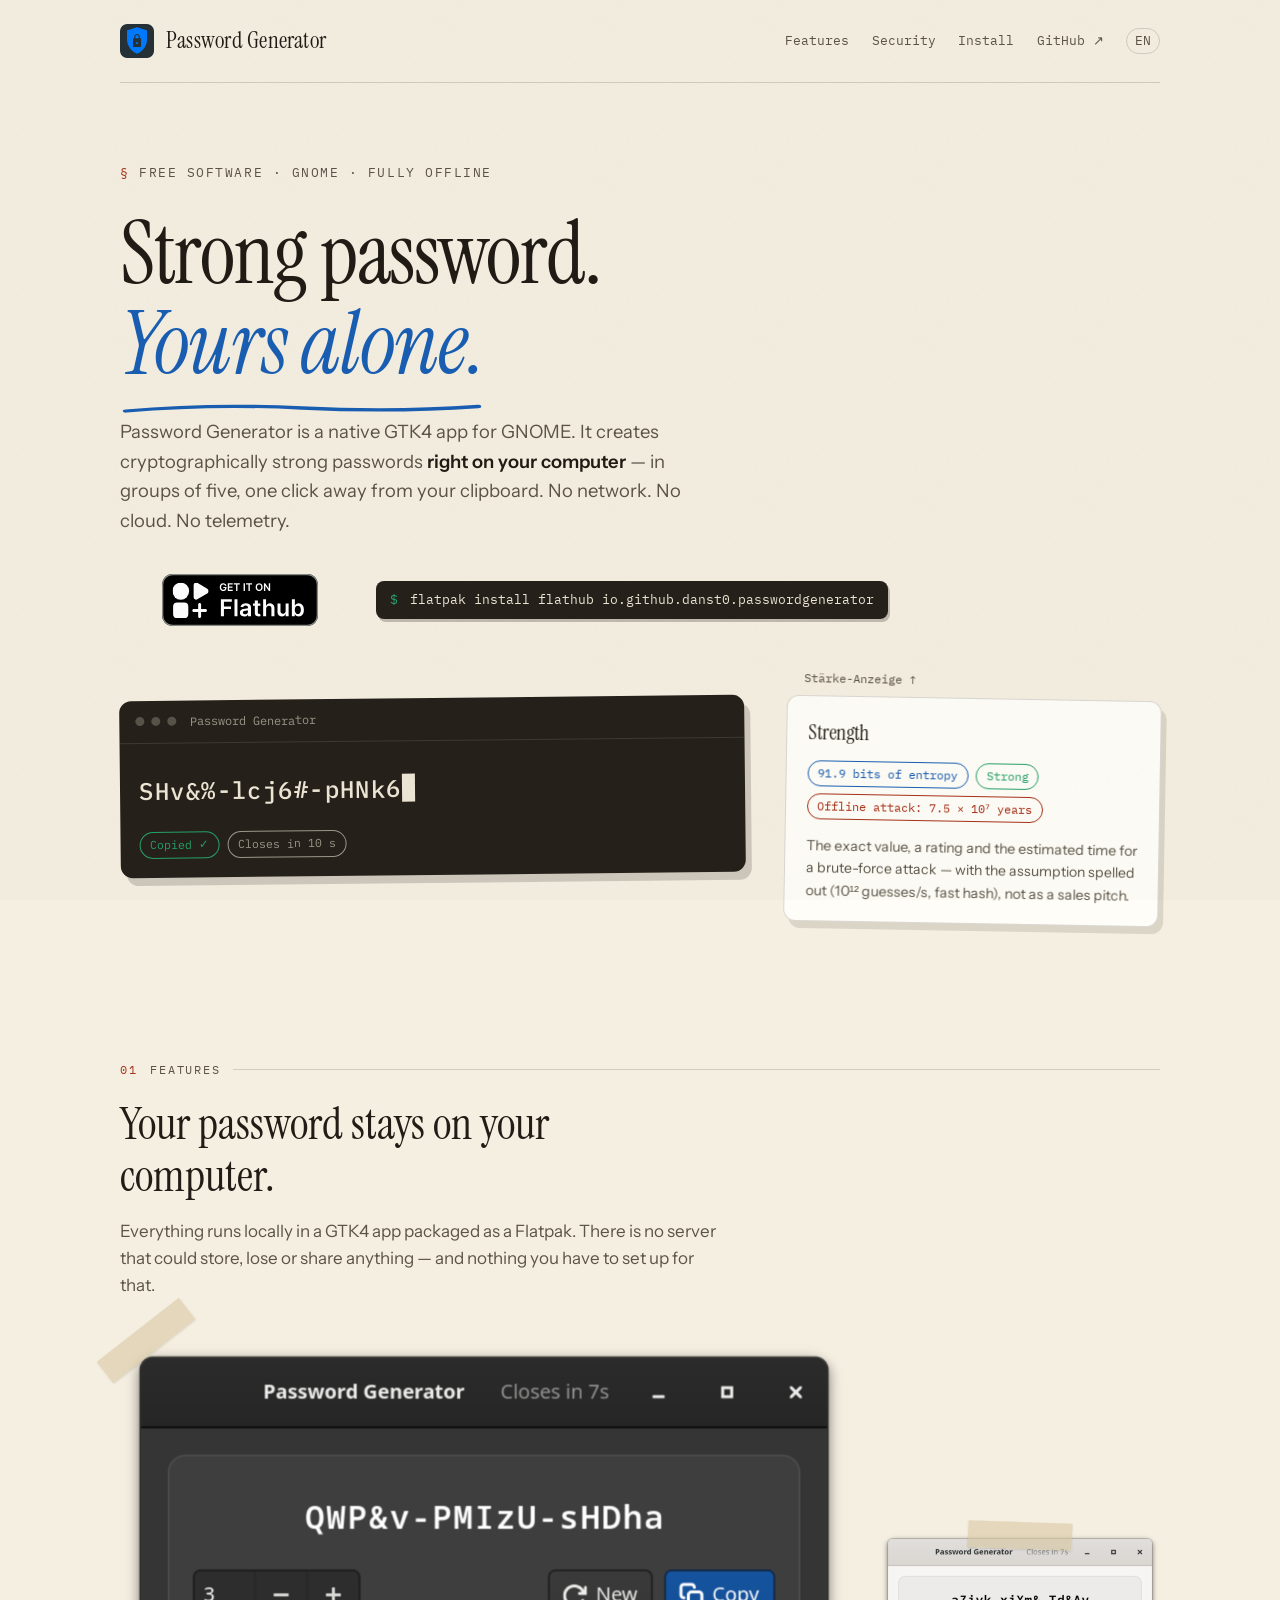
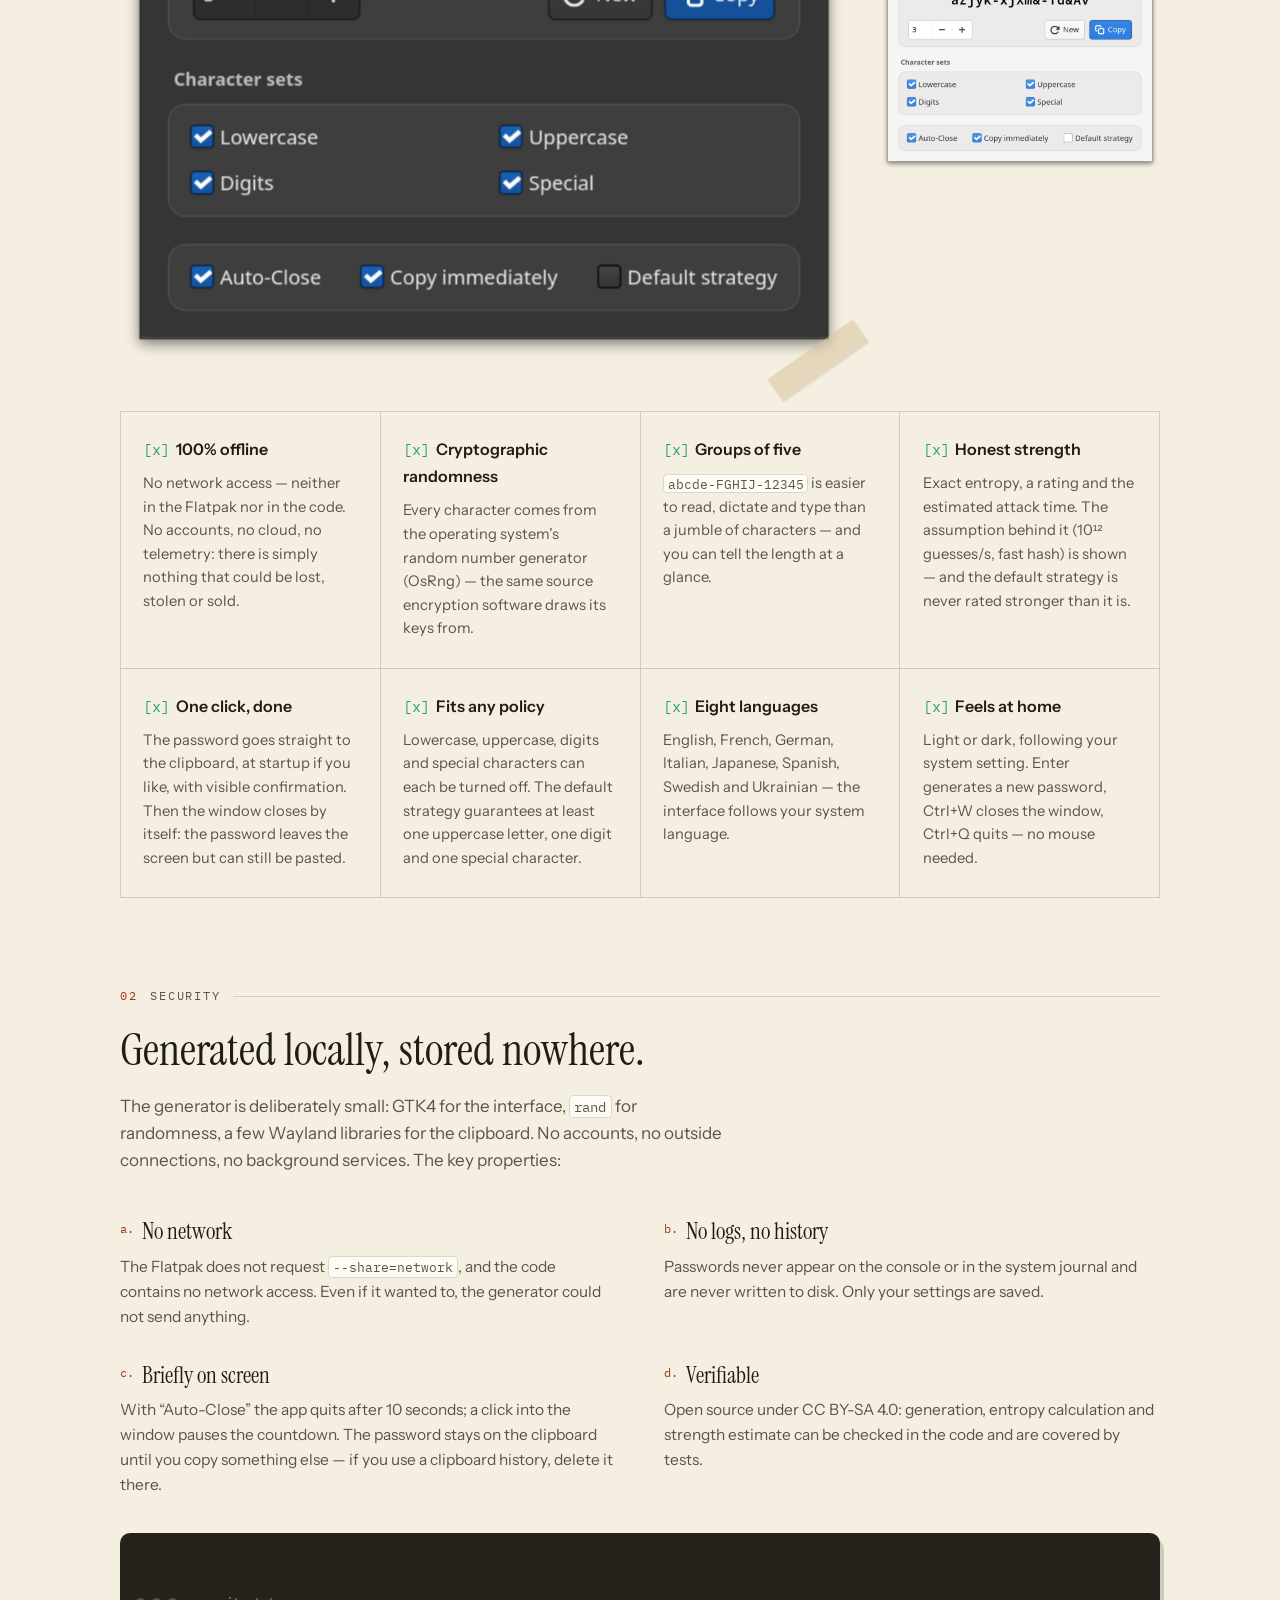
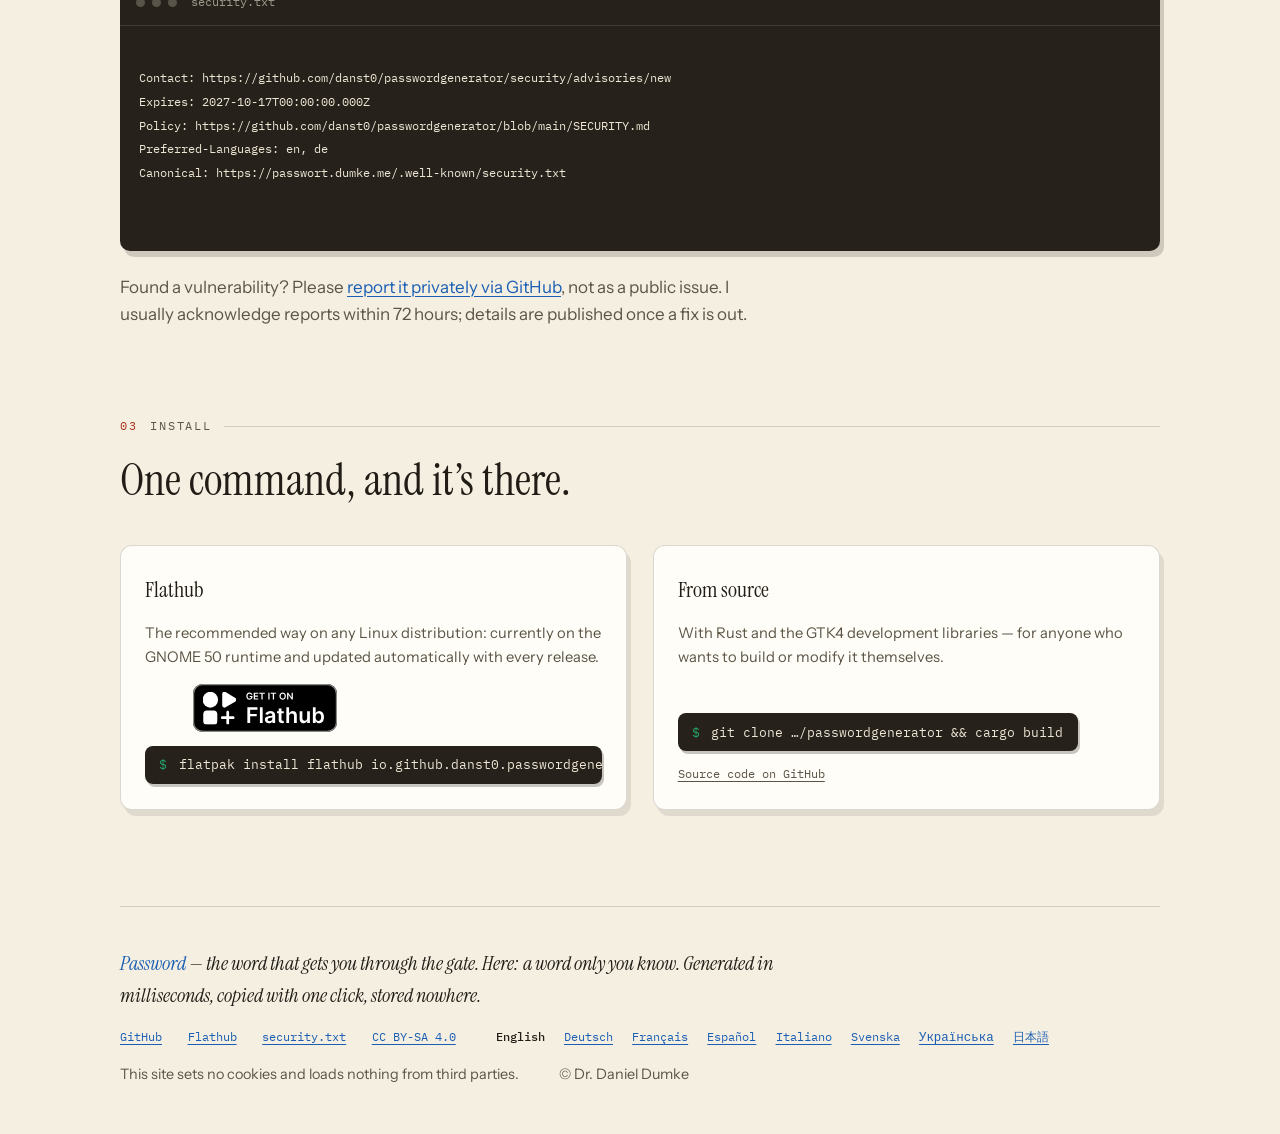
<file: web/index.html>
<!DOCTYPE html>
<html lang="en">
<head>
<meta charset="utf-8">
<meta name="viewport" content="width=device-width, initial-scale=1">
<script>
(function () {
  var supported = ["en", "de", "fr", "es", "it", "sv", "uk", "ja"], choice = null;
  try { choice = localStorage.getItem("lang"); } catch (e) {}
  if (!choice) {
    var prefs = navigator.languages || [navigator.language || ""];
    for (var i = 0; i < prefs.length && !choice; i++) {
      var code = String(prefs[i]).toLowerCase().split("-")[0];
      if (supported.indexOf(code) >= 0) choice = code;
    }
  }
  if (choice && choice !== "en" && supported.indexOf(choice) >= 0)
    location.replace(choice + "/" + location.hash);
})();
</script>
<title>Password Generator — strong passwords, fully offline</title>
<meta name="description" content="A native GTK4 app for GNOME: cryptographically strong passwords generated locally — no network, no cloud, no telemetry. On Flathub, in eight languages.">
<link rel="icon" type="image/png" href="assets/favicon.png">
<link rel="canonical" href="https://passwort.dumke.me/">
<link rel="alternate" hreflang="en" href="https://passwort.dumke.me/">
<link rel="alternate" hreflang="de" href="https://passwort.dumke.me/de/">
<link rel="alternate" hreflang="fr" href="https://passwort.dumke.me/fr/">
<link rel="alternate" hreflang="es" href="https://passwort.dumke.me/es/">
<link rel="alternate" hreflang="it" href="https://passwort.dumke.me/it/">
<link rel="alternate" hreflang="sv" href="https://passwort.dumke.me/sv/">
<link rel="alternate" hreflang="uk" href="https://passwort.dumke.me/uk/">
<link rel="alternate" hreflang="ja" href="https://passwort.dumke.me/ja/">
<link rel="alternate" hreflang="x-default" href="https://passwort.dumke.me/">
<meta property="og:title" content="Password Generator — strong passwords, fully offline">
<meta property="og:description" content="A native GTK4 app for GNOME: cryptographically strong passwords generated locally — no network, no cloud, no telemetry. On Flathub, in eight languages.">
<meta property="og:image" content="https://passwort.dumke.me/assets/dark_en.png">
<meta property="og:url" content="https://passwort.dumke.me/">
<meta property="og:type" content="website">
<meta property="og:locale" content="en_US">
<link rel="stylesheet" href="styles.css">
</head>
<body data-copied="copied ✓">

<div class="wrap">
<header>
  <img src="assets/icon.png" alt="" width="34" height="34">
  <a class="brand" href="./">Password Generator</a>
  <nav>
    <a href="#features">Features</a>
    <a href="#security">Security</a>
    <a href="#install">Install</a>
    <a class="gh" href="https://github.com/danst0/passwordgenerator">GitHub&nbsp;↗</a>
    <a class="lang-link" href="#languages" title="Language">EN</a>
  </nav>
</header>

<main>

<!-- ───────────────────────── hero ───────────────────────── -->
<section class="hero">
  <p class="kicker">Free software · GNOME · fully offline</p>
  <h1>Strong password. <em>Yours alone.</em></h1>
  <p class="lede">Password Generator is a native GTK4 app for GNOME. It creates cryptographically strong passwords <strong>right on your computer</strong> — in groups of five, one click away from your clipboard. No network. No cloud. No telemetry.</p>

  <div class="cta-row">
    <a class="flathub" href="https://flathub.org/apps/io.github.danst0.passwordgenerator">
      <img src="assets/flathub-badge-en.svg" alt="Get it on Flathub" width="240" height="80">
    </a>
    <button class="cmd" data-copy="flatpak install flathub io.github.danst0.passwordgenerator">
      flatpak install flathub io.github.danst0.passwordgenerator
    </button>
  </div>

  <div class="desk">
    <figure class="app-card" aria-label="The Password Generator window with a freshly generated password">
      <div class="file-bar">
        <span class="dot"></span><span class="dot"></span><span class="dot"></span>
        <span class="name">Password Generator</span>
      </div>
      <pre class="app-lines"><span class="typed-wrap"><span class="typed">hT4k#-qW9m!-Lp2xZ</span><span class="caret"></span></span></pre>
      <div class="app-chips">
        <button type="button" class="chip green egg" aria-label="Copy the password shown" data-done="Really copied ✓">Copied ✓</button>
        <span class="chip dim">Closes in 10 s</span>
      </div>
    </figure>

    <div class="strength-card" role="img" aria-label="Strength indicator: 91.9 bits of entropy, rated strong, estimated offline attack time 75 million years">
      <p class="strength-title">Strength</p>
      <div class="chips">
        <span class="chip blue">91.9 bits of entropy</span>
        <span class="chip green">Strong</span>
        <span class="chip red">Offline attack: 7.5 × 10⁷ years</span>
      </div>
      <p class="strength-note">The exact value, a rating and the estimated time for a brute-force attack — with the assumption spelled out (10¹² guesses/s, fast hash), not as a sales pitch.</p>
    </div>
  </div>
</section>

<!-- ──────────────────────── features ─────────────────────── -->
<section id="features">
  <p class="sec-label"><b>01</b> Features</p>
  <h2>Your password stays on your computer.</h2>
  <p class="sec-intro">Everything runs locally in a GTK4 app packaged as a Flatpak. There is no server that could store, lose or share anything — and nothing you have to set up for that.</p>

  <div class="shots">
    <div class="shot reveal">
      <img src="assets/dark_en.png" alt="The window in dark mode, with password, character sets and options">
    </div>
    <div class="shot shot-small reveal">
      <img src="assets/light_en.png" alt="The window in light mode">
    </div>
  </div>

  <div class="features">
    <div class="feature reveal"><span class="check">[x]</span><h3>100% offline</h3>
      <p>No network access — neither in the Flatpak nor in the code. No accounts, no cloud, no telemetry: there is simply nothing that could be lost, stolen or sold.</p></div>
    <div class="feature reveal"><span class="check">[x]</span><h3>Cryptographic randomness</h3>
      <p>Every character comes from the operating system’s random number generator (OsRng) — the same source encryption software draws its keys from.</p></div>
    <div class="feature reveal"><span class="check">[x]</span><h3>Groups of five</h3>
      <p><code>abcde-FGHIJ-12345</code> is easier to read, dictate and type than a jumble of characters — and you can tell the length at a glance.</p></div>
    <div class="feature reveal"><span class="check">[x]</span><h3>Honest strength</h3>
      <p>Exact entropy, a rating and the estimated attack time. The assumption behind it (10¹² guesses/s, fast hash) is shown — and the default strategy is never rated stronger than it is.</p></div>
    <div class="feature reveal"><span class="check">[x]</span><h3>One click, done</h3>
      <p>The password goes straight to the clipboard, at startup if you like, with visible confirmation. Then the window closes by itself: the password leaves the screen but can still be pasted.</p></div>
    <div class="feature reveal"><span class="check">[x]</span><h3>Fits any policy</h3>
      <p>Lowercase, uppercase, digits and special characters can each be turned off. The default strategy guarantees at least one uppercase letter, one digit and one special character.</p></div>
    <div class="feature reveal"><span class="check">[x]</span><h3>Eight languages</h3>
      <p>English, French, German, Italian, Japanese, Spanish, Swedish and Ukrainian — the interface follows your system language.</p></div>
    <div class="feature reveal"><span class="check">[x]</span><h3>Feels at home</h3>
      <p>Light or dark, following your system setting. Enter generates a new password, Ctrl+W closes the window, Ctrl+Q quits — no mouse needed.</p></div>
  </div>
</section>

<!-- ──────────────────────── security ─────────────────────── -->
<section id="security">
  <p class="sec-label"><b>02</b> Security</p>
  <h2>Generated locally, stored nowhere.</h2>
  <p class="sec-intro">The generator is deliberately small: GTK4 for the interface, <code>rand</code> for randomness, a few Wayland libraries for the clipboard. No accounts, no outside connections, no background services. The key properties:</p>

  <div class="sec-grid">
    <div class="sec-item reveal">
      <h3><span class="no">a.</span>No network</h3>
      <p>The Flatpak does not request <code>--share=network</code>, and the code contains no network access. Even if it wanted to, the generator could not send anything.</p>
    </div>
    <div class="sec-item reveal">
      <h3><span class="no">b.</span>No logs, no history</h3>
      <p>Passwords never appear on the console or in the system journal and are never written to disk. Only your settings are saved.</p>
    </div>
    <div class="sec-item reveal">
      <h3><span class="no">c.</span>Briefly on screen</h3>
      <p>With “Auto-Close” the app quits after 10 seconds; a click into the window pauses the countdown. The password stays on the clipboard until you copy something else — if you use a clipboard history, delete it there.</p>
    </div>
    <div class="sec-item reveal">
      <h3><span class="no">d.</span>Verifiable</h3>
      <p>Open source under CC BY-SA 4.0: generation, entropy calculation and strength estimate can be checked in the code and are covered by tests.</p>
    </div>
  </div>

  <div class="terminal reveal" aria-label="security.txt: how to report vulnerabilities">
    <div class="file-bar">
      <span class="dot"></span><span class="dot"></span><span class="dot"></span>
      <span class="name">security.txt</span>
    </div>
<pre>
Contact: https://github.com/danst0/passwordgenerator/security/advisories/new
Expires: 2027-10-17T00:00:00.000Z
Policy: https://github.com/danst0/passwordgenerator/blob/main/SECURITY.md
Preferred-Languages: en, de
Canonical: https://passwort.dumke.me/.well-known/security.txt
</pre>
  </div>
  <p class="sec-report">Found a vulnerability? Please <a href="https://github.com/danst0/passwordgenerator/security/advisories/new">report it privately via GitHub</a>, not as a public issue. I usually acknowledge reports within 72 hours; details are published once a fix is out.</p>
</section>

<!-- ──────────────────────── install ──────────────────────── -->
<section id="install">
  <p class="sec-label"><b>03</b> Install</p>
  <h2>One command, and it’s there.</h2>

  <div class="install-grid">
    <div class="install-card reveal">
      <h3>Flathub</h3>
      <p>The recommended way on any Linux distribution: currently on the GNOME 50 runtime and updated automatically with every release.</p>
      <a class="flathub" href="https://flathub.org/apps/io.github.danst0.passwordgenerator">
        <img src="assets/flathub-badge-en.svg" alt="Get it on Flathub" width="240" height="80">
      </a>
      <button class="cmd" data-copy="flatpak install flathub io.github.danst0.passwordgenerator">flatpak install flathub io.github.danst0.passwordgenerator</button>
    </div>

    <div class="install-card reveal">
      <h3>From source</h3>
      <p>With Rust and the GTK4 development libraries — for anyone who wants to build or modify it themselves.</p>
      <button class="cmd" data-copy="git clone https://github.com/danst0/passwordgenerator &amp;&amp; cd passwordgenerator &amp;&amp; cargo build">git clone …/passwordgenerator &amp;&amp; cargo build</button>
      <span class="alt"><a href="https://github.com/danst0/passwordgenerator">Source code on GitHub</a></span>
    </div>
  </div>
</section>

</main>

<footer>
  <p class="meaning"><b>Password</b> — the word that gets you through the gate. Here: a word only you know. Generated in milliseconds, copied with one click, stored nowhere.</p>
  <nav>
    <a href="https://github.com/danst0/passwordgenerator">GitHub</a>
    <a href="https://flathub.org/apps/io.github.danst0.passwordgenerator">Flathub</a>
    <a href=".well-known/security.txt">security.txt</a>
    <a href="https://github.com/danst0/passwordgenerator/blob/main/LICENSE">CC BY-SA 4.0</a>
  </nav>
  <nav id="languages" class="langs" aria-label="Language">
    <a href="./" hreflang="en" lang="en" data-lang="en" aria-current="page">English</a>
    <a href="de/" hreflang="de" lang="de" data-lang="de">Deutsch</a>
    <a href="fr/" hreflang="fr" lang="fr" data-lang="fr">Français</a>
    <a href="es/" hreflang="es" lang="es" data-lang="es">Español</a>
    <a href="it/" hreflang="it" lang="it" data-lang="it">Italiano</a>
    <a href="sv/" hreflang="sv" lang="sv" data-lang="sv">Svenska</a>
    <a href="uk/" hreflang="uk" lang="uk" data-lang="uk">Українська</a>
    <a href="ja/" hreflang="ja" lang="ja" data-lang="ja">日本語</a>
  </nav>
  <p>This site sets no cookies and loads nothing from third parties.</p>
  <p>© Dr. Daniel Dumke</p>
</footer>
</div>

<script src="site.js"></script>
</body>
</html>
</file>
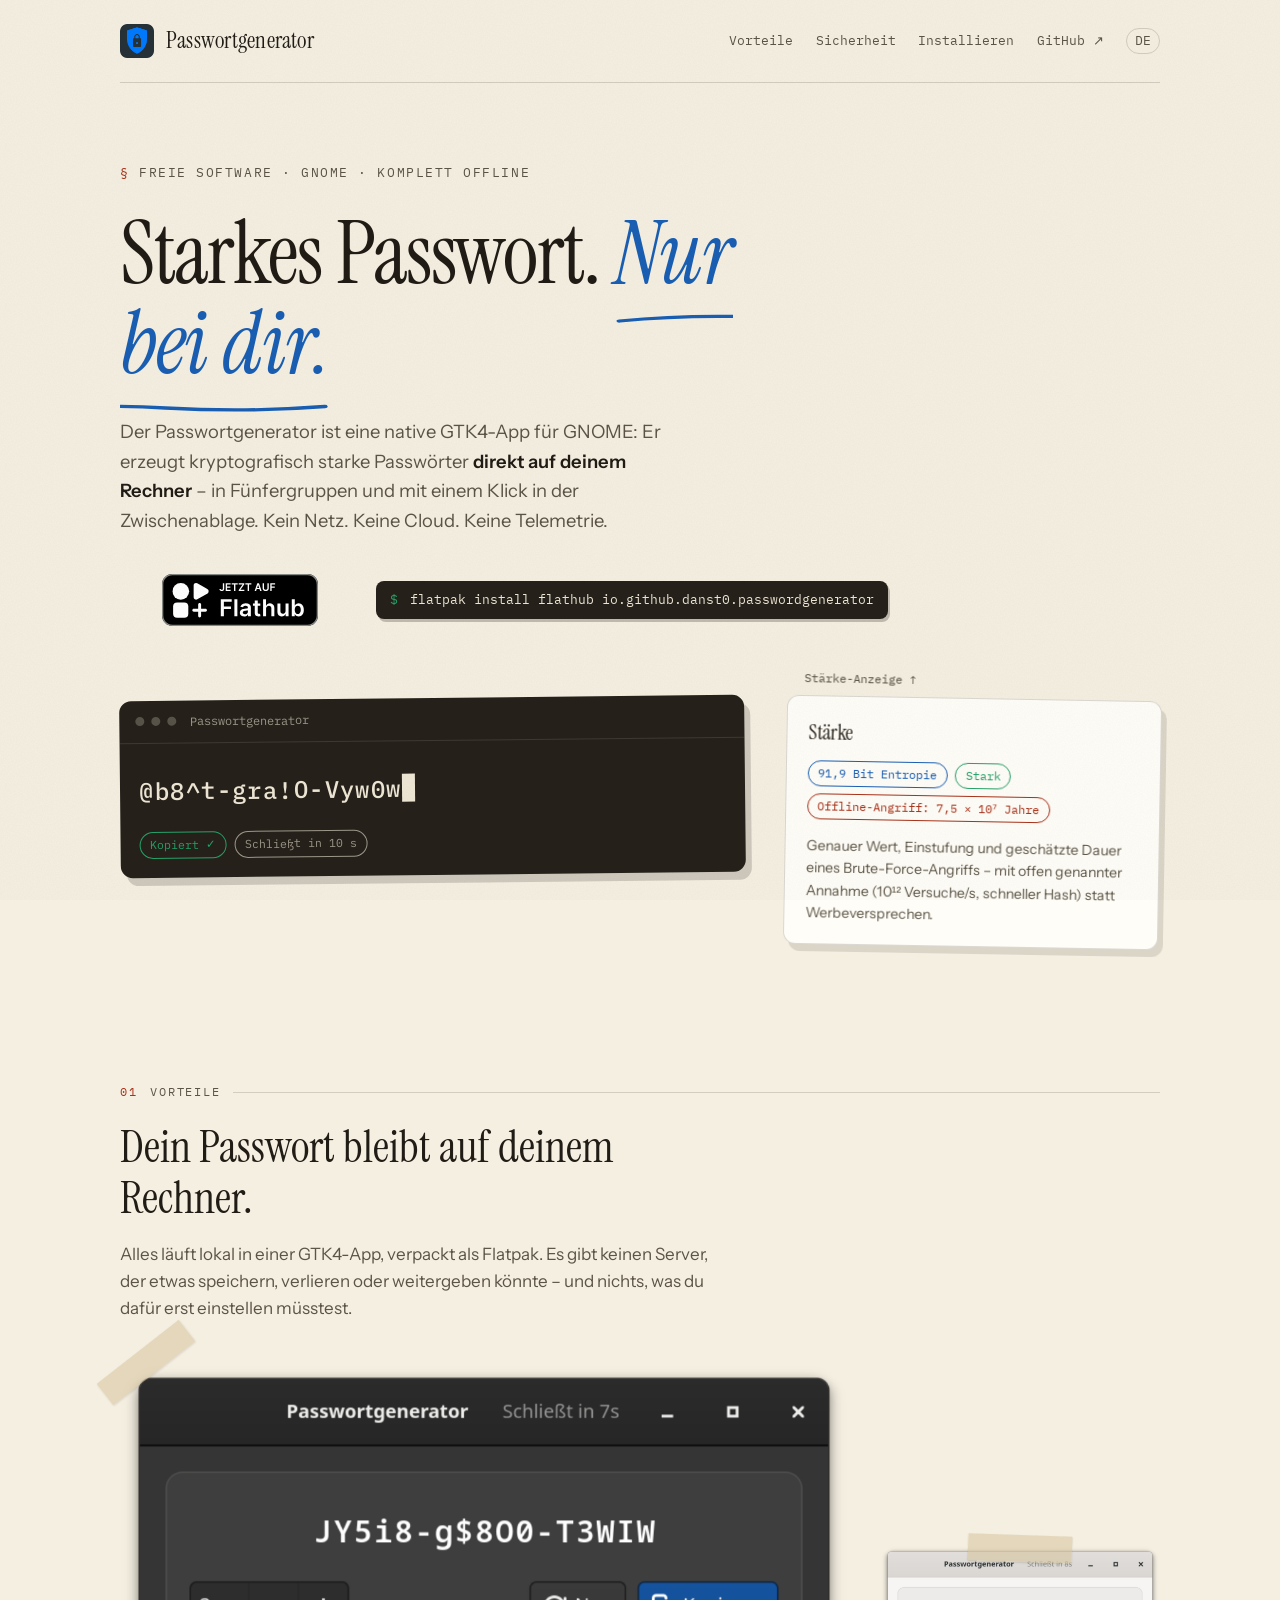
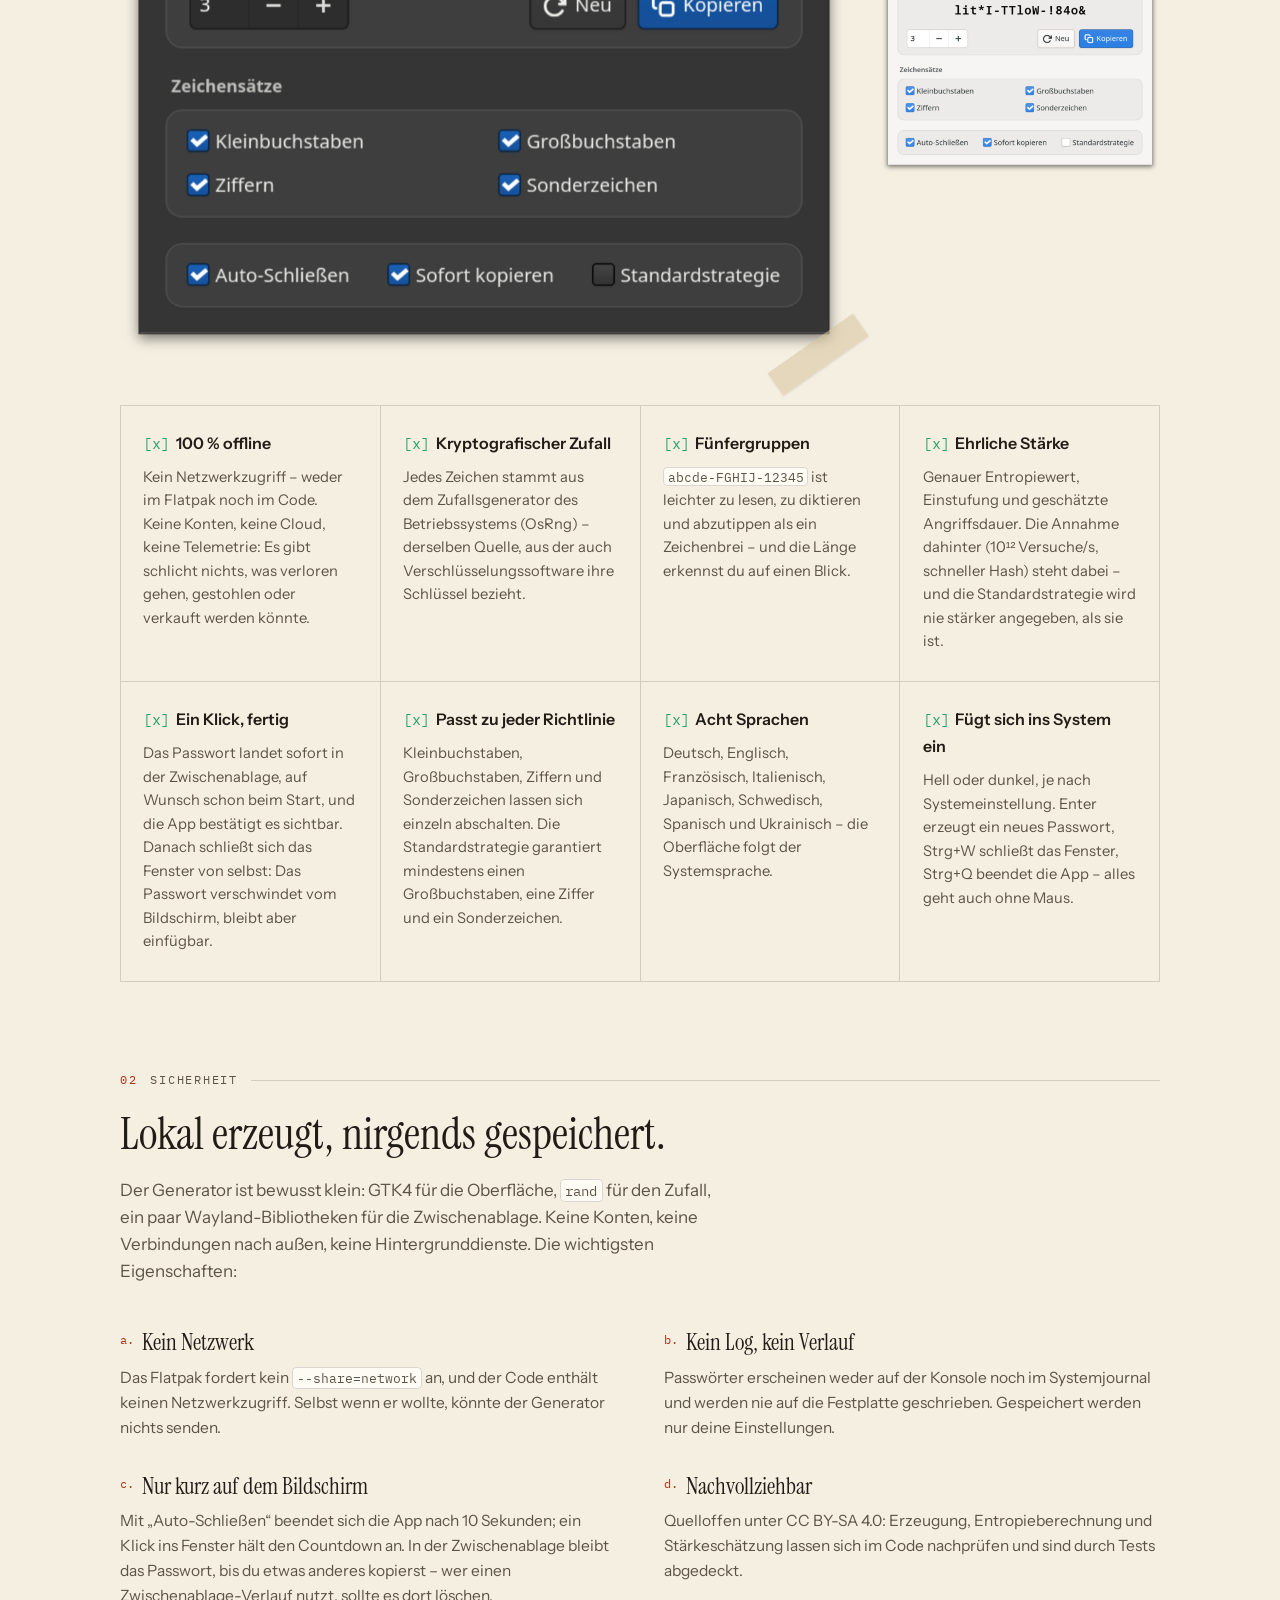
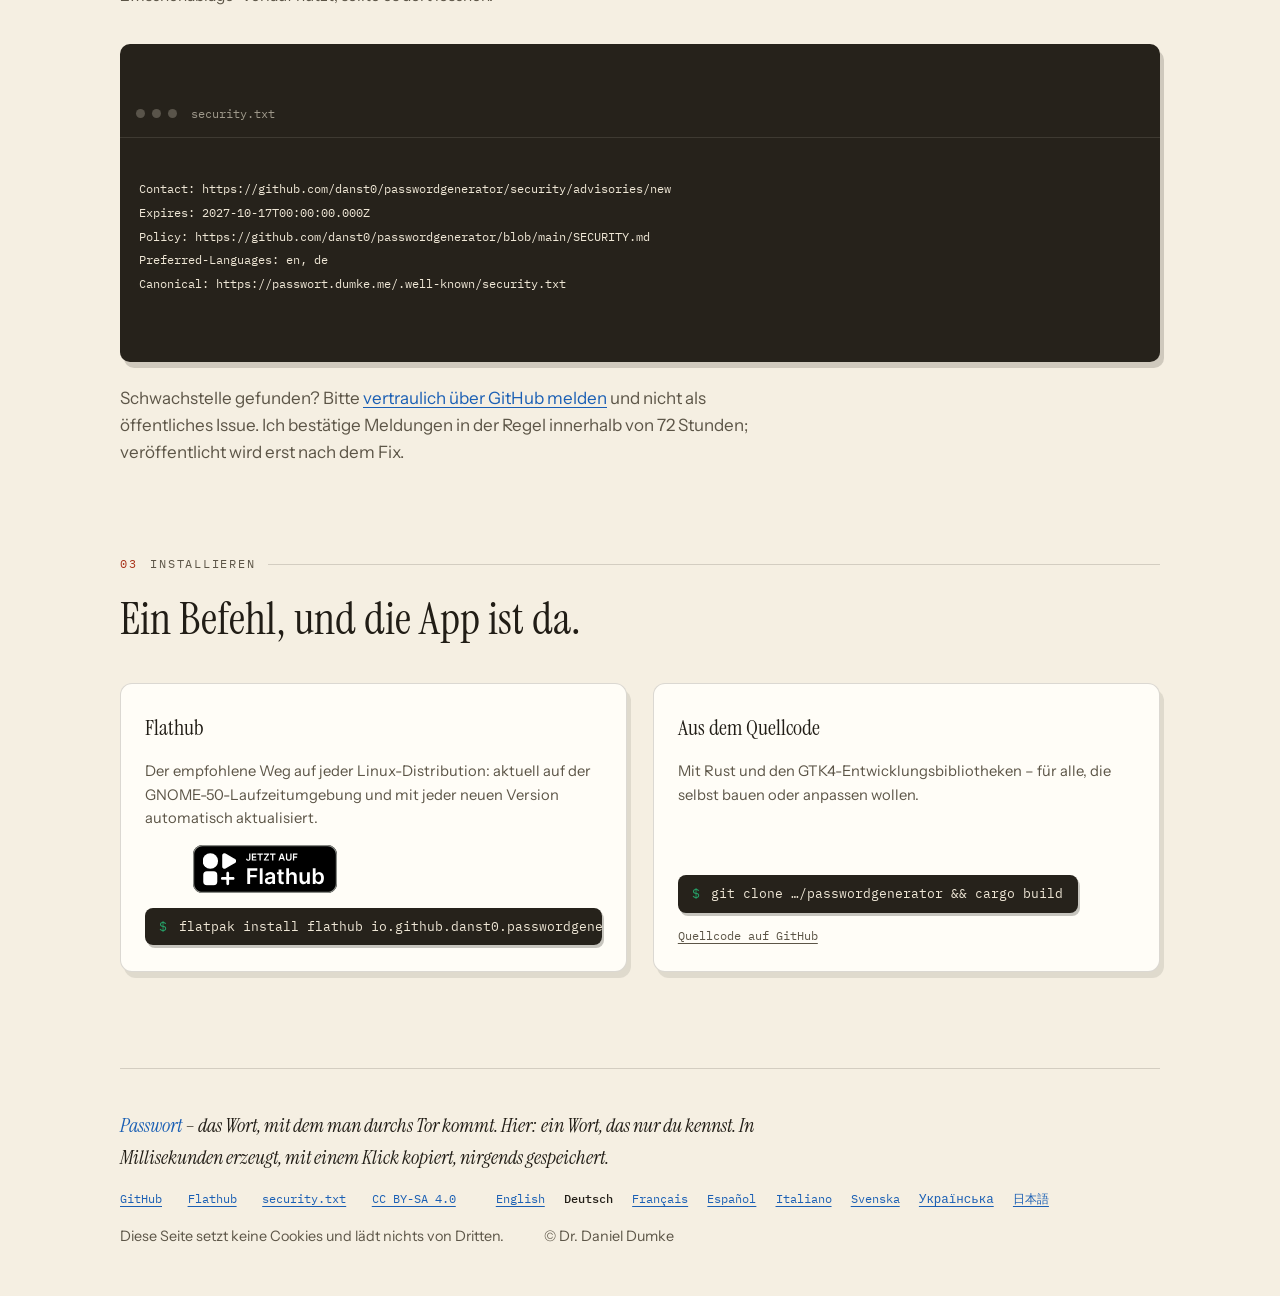
<file: web/de/index.html>
<!DOCTYPE html>
<html lang="de">
<head>
<meta charset="utf-8">
<meta name="viewport" content="width=device-width, initial-scale=1">
<title>Passwortgenerator – starke Passwörter, komplett offline</title>
<meta name="description" content="Native GTK4-App für GNOME: kryptografisch starke Passwörter, lokal erzeugt – ohne Netz, ohne Cloud, ohne Telemetrie. Auf Flathub, in acht Sprachen.">
<link rel="icon" type="image/png" href="../assets/favicon.png">
<link rel="canonical" href="https://passwort.dumke.me/de/">
<link rel="alternate" hreflang="en" href="https://passwort.dumke.me/">
<link rel="alternate" hreflang="de" href="https://passwort.dumke.me/de/">
<link rel="alternate" hreflang="fr" href="https://passwort.dumke.me/fr/">
<link rel="alternate" hreflang="es" href="https://passwort.dumke.me/es/">
<link rel="alternate" hreflang="it" href="https://passwort.dumke.me/it/">
<link rel="alternate" hreflang="sv" href="https://passwort.dumke.me/sv/">
<link rel="alternate" hreflang="uk" href="https://passwort.dumke.me/uk/">
<link rel="alternate" hreflang="ja" href="https://passwort.dumke.me/ja/">
<link rel="alternate" hreflang="x-default" href="https://passwort.dumke.me/">
<meta property="og:title" content="Passwortgenerator – starke Passwörter, komplett offline">
<meta property="og:description" content="Native GTK4-App für GNOME: kryptografisch starke Passwörter, lokal erzeugt – ohne Netz, ohne Cloud, ohne Telemetrie. Auf Flathub, in acht Sprachen.">
<meta property="og:image" content="https://passwort.dumke.me/assets/dark_de.png">
<meta property="og:url" content="https://passwort.dumke.me/de/">
<meta property="og:type" content="website">
<meta property="og:locale" content="de_DE">
<link rel="stylesheet" href="../styles.css">
</head>
<body data-copied="kopiert ✓">

<div class="wrap">
<header>
  <img src="../assets/icon.png" alt="" width="34" height="34">
  <a class="brand" href="./">Passwortgenerator</a>
  <nav>
    <a href="#features">Vorteile</a>
    <a href="#security">Sicherheit</a>
    <a href="#install">Installieren</a>
    <a class="gh" href="https://github.com/danst0/passwordgenerator">GitHub&nbsp;↗</a>
    <a class="lang-link" href="#languages" title="Sprache">DE</a>
  </nav>
</header>

<main>

<!-- ───────────────────────── hero ───────────────────────── -->
<section class="hero">
  <p class="kicker">Freie Software · GNOME · komplett offline</p>
  <h1>Starkes Passwort. <em>Nur bei dir.</em></h1>
  <p class="lede">Der Passwortgenerator ist eine native GTK4-App für GNOME: Er erzeugt kryptografisch starke Passwörter <strong>direkt auf deinem Rechner</strong> – in Fünfergruppen und mit einem Klick in der Zwischenablage. Kein Netz. Keine Cloud. Keine Telemetrie.</p>

  <div class="cta-row">
    <a class="flathub" href="https://flathub.org/apps/io.github.danst0.passwordgenerator">
      <img src="../assets/flathub-badge-de.svg" alt="Jetzt auf Flathub" width="240" height="80">
    </a>
    <button class="cmd" data-copy="flatpak install flathub io.github.danst0.passwordgenerator">
      flatpak install flathub io.github.danst0.passwordgenerator
    </button>
  </div>

  <div class="desk">
    <figure class="app-card" aria-label="Das Fenster des Passwortgenerators mit einem frisch erzeugten Passwort">
      <div class="file-bar">
        <span class="dot"></span><span class="dot"></span><span class="dot"></span>
        <span class="name">Passwortgenerator</span>
      </div>
      <pre class="app-lines"><span class="typed-wrap"><span class="typed">hT4k#-qW9m!-Lp2xZ</span><span class="caret"></span></span></pre>
      <div class="app-chips">
        <button type="button" class="chip green egg" aria-label="Gezeigtes Passwort kopieren" data-done="Wirklich kopiert ✓">Kopiert ✓</button>
        <span class="chip dim">Schließt in 10 s</span>
      </div>
    </figure>

    <div class="strength-card" role="img" aria-label="Stärkeanzeige: 91,9 Bit Entropie, Einstufung „Stark“, geschätzte Dauer eines Offline-Angriffs 75 Millionen Jahre">
      <p class="strength-title">Stärke</p>
      <div class="chips">
        <span class="chip blue">91,9 Bit Entropie</span>
        <span class="chip green">Stark</span>
        <span class="chip red">Offline-Angriff: 7,5 × 10⁷ Jahre</span>
      </div>
      <p class="strength-note">Genauer Wert, Einstufung und geschätzte Dauer eines Brute-Force-Angriffs – mit offen genannter Annahme (10¹² Versuche/s, schneller Hash) statt Werbeversprechen.</p>
    </div>
  </div>
</section>

<!-- ──────────────────────── features ─────────────────────── -->
<section id="features">
  <p class="sec-label"><b>01</b> Vorteile</p>
  <h2>Dein Passwort bleibt auf deinem Rechner.</h2>
  <p class="sec-intro">Alles läuft lokal in einer GTK4-App, verpackt als Flatpak. Es gibt keinen Server, der etwas speichern, verlieren oder weitergeben könnte – und nichts, was du dafür erst einstellen müsstest.</p>

  <div class="shots">
    <div class="shot reveal">
      <img src="../assets/dark_de.png" alt="Das Fenster im dunklen Modus mit Passwort, Zeichensätzen und Optionen">
    </div>
    <div class="shot shot-small reveal">
      <img src="../assets/light_de.png" alt="Das Fenster im hellen Modus">
    </div>
  </div>

  <div class="features">
    <div class="feature reveal"><span class="check">[x]</span><h3>100 % offline</h3>
      <p>Kein Netzwerkzugriff – weder im Flatpak noch im Code. Keine Konten, keine Cloud, keine Telemetrie: Es gibt schlicht nichts, was verloren gehen, gestohlen oder verkauft werden könnte.</p></div>
    <div class="feature reveal"><span class="check">[x]</span><h3>Kryptografischer Zufall</h3>
      <p>Jedes Zeichen stammt aus dem Zufallsgenerator des Betriebssystems (OsRng) – derselben Quelle, aus der auch Verschlüsselungssoftware ihre Schlüssel bezieht.</p></div>
    <div class="feature reveal"><span class="check">[x]</span><h3>Fünfergruppen</h3>
      <p><code>abcde-FGHIJ-12345</code> ist leichter zu lesen, zu diktieren und abzutippen als ein Zeichenbrei – und die Länge erkennst du auf einen Blick.</p></div>
    <div class="feature reveal"><span class="check">[x]</span><h3>Ehrliche Stärke</h3>
      <p>Genauer Entropiewert, Einstufung und geschätzte Angriffsdauer. Die Annahme dahinter (10¹² Versuche/s, schneller Hash) steht dabei – und die Standardstrategie wird nie stärker angegeben, als sie ist.</p></div>
    <div class="feature reveal"><span class="check">[x]</span><h3>Ein Klick, fertig</h3>
      <p>Das Passwort landet sofort in der Zwischenablage, auf Wunsch schon beim Start, und die App bestätigt es sichtbar. Danach schließt sich das Fenster von selbst: Das Passwort verschwindet vom Bildschirm, bleibt aber einfügbar.</p></div>
    <div class="feature reveal"><span class="check">[x]</span><h3>Passt zu jeder Richtlinie</h3>
      <p>Kleinbuchstaben, Großbuchstaben, Ziffern und Sonderzeichen lassen sich einzeln abschalten. Die Standardstrategie garantiert mindestens einen Großbuchstaben, eine Ziffer und ein Sonderzeichen.</p></div>
    <div class="feature reveal"><span class="check">[x]</span><h3>Acht Sprachen</h3>
      <p>Deutsch, Englisch, Französisch, Italienisch, Japanisch, Schwedisch, Spanisch und Ukrainisch – die Oberfläche folgt der Systemsprache.</p></div>
    <div class="feature reveal"><span class="check">[x]</span><h3>Fügt sich ins System ein</h3>
      <p>Hell oder dunkel, je nach Systemeinstellung. Enter erzeugt ein neues Passwort, Strg+W schließt das Fenster, Strg+Q beendet die App – alles geht auch ohne Maus.</p></div>
  </div>
</section>

<!-- ──────────────────────── security ─────────────────────── -->
<section id="security">
  <p class="sec-label"><b>02</b> Sicherheit</p>
  <h2>Lokal erzeugt, nirgends gespeichert.</h2>
  <p class="sec-intro">Der Generator ist bewusst klein: GTK4 für die Oberfläche, <code>rand</code> für den Zufall, ein paar Wayland-Bibliotheken für die Zwischenablage. Keine Konten, keine Verbindungen nach außen, keine Hintergrunddienste. Die wichtigsten Eigenschaften:</p>

  <div class="sec-grid">
    <div class="sec-item reveal">
      <h3><span class="no">a.</span>Kein Netzwerk</h3>
      <p>Das Flatpak fordert kein <code>--share=network</code> an, und der Code enthält keinen Netzwerkzugriff. Selbst wenn er wollte, könnte der Generator nichts senden.</p>
    </div>
    <div class="sec-item reveal">
      <h3><span class="no">b.</span>Kein Log, kein Verlauf</h3>
      <p>Passwörter erscheinen weder auf der Konsole noch im Systemjournal und werden nie auf die Festplatte geschrieben. Gespeichert werden nur deine Einstellungen.</p>
    </div>
    <div class="sec-item reveal">
      <h3><span class="no">c.</span>Nur kurz auf dem Bildschirm</h3>
      <p>Mit „Auto-Schließen“ beendet sich die App nach 10 Sekunden; ein Klick ins Fenster hält den Countdown an. In der Zwischenablage bleibt das Passwort, bis du etwas anderes kopierst – wer einen Zwischenablage-Verlauf nutzt, sollte es dort löschen.</p>
    </div>
    <div class="sec-item reveal">
      <h3><span class="no">d.</span>Nachvollziehbar</h3>
      <p>Quelloffen unter CC BY-SA 4.0: Erzeugung, Entropieberechnung und Stärkeschätzung lassen sich im Code nachprüfen und sind durch Tests abgedeckt.</p>
    </div>
  </div>

  <div class="terminal reveal" aria-label="security.txt: So meldest du Schwachstellen">
    <div class="file-bar">
      <span class="dot"></span><span class="dot"></span><span class="dot"></span>
      <span class="name">security.txt</span>
    </div>
<pre>
Contact: https://github.com/danst0/passwordgenerator/security/advisories/new
Expires: 2027-10-17T00:00:00.000Z
Policy: https://github.com/danst0/passwordgenerator/blob/main/SECURITY.md
Preferred-Languages: en, de
Canonical: https://passwort.dumke.me/.well-known/security.txt
</pre>
  </div>
  <p class="sec-report">Schwachstelle gefunden? Bitte <a href="https://github.com/danst0/passwordgenerator/security/advisories/new">vertraulich über GitHub melden</a> und nicht als öffentliches Issue. Ich bestätige Meldungen in der Regel innerhalb von 72 Stunden; veröffentlicht wird erst nach dem Fix.</p>
</section>

<!-- ──────────────────────── install ──────────────────────── -->
<section id="install">
  <p class="sec-label"><b>03</b> Installieren</p>
  <h2>Ein Befehl, und die App ist da.</h2>

  <div class="install-grid">
    <div class="install-card reveal">
      <h3>Flathub</h3>
      <p>Der empfohlene Weg auf jeder Linux-Distribution: aktuell auf der GNOME-50-Laufzeitumgebung und mit jeder neuen Version automatisch aktualisiert.</p>
      <a class="flathub" href="https://flathub.org/apps/io.github.danst0.passwordgenerator">
        <img src="../assets/flathub-badge-de.svg" alt="Jetzt auf Flathub" width="240" height="80">
      </a>
      <button class="cmd" data-copy="flatpak install flathub io.github.danst0.passwordgenerator">flatpak install flathub io.github.danst0.passwordgenerator</button>
    </div>

    <div class="install-card reveal">
      <h3>Aus dem Quellcode</h3>
      <p>Mit Rust und den GTK4-Entwicklungsbibliotheken – für alle, die selbst bauen oder anpassen wollen.</p>
      <button class="cmd" data-copy="git clone https://github.com/danst0/passwordgenerator &amp;&amp; cd passwordgenerator &amp;&amp; cargo build">git clone …/passwordgenerator &amp;&amp; cargo build</button>
      <span class="alt"><a href="https://github.com/danst0/passwordgenerator">Quellcode auf GitHub</a></span>
    </div>
  </div>
</section>

</main>

<footer>
  <p class="meaning"><b>Passwort</b> – das Wort, mit dem man durchs Tor kommt. Hier: ein Wort, das nur du kennst. In Millisekunden erzeugt, mit einem Klick kopiert, nirgends gespeichert.</p>
  <nav>
    <a href="https://github.com/danst0/passwordgenerator">GitHub</a>
    <a href="https://flathub.org/apps/io.github.danst0.passwordgenerator">Flathub</a>
    <a href="../.well-known/security.txt">security.txt</a>
    <a href="https://github.com/danst0/passwordgenerator/blob/main/LICENSE">CC BY-SA 4.0</a>
  </nav>
  <nav id="languages" class="langs" aria-label="Sprache">
    <a href="../" hreflang="en" lang="en" data-lang="en">English</a>
    <a href="../de/" hreflang="de" lang="de" data-lang="de" aria-current="page">Deutsch</a>
    <a href="../fr/" hreflang="fr" lang="fr" data-lang="fr">Français</a>
    <a href="../es/" hreflang="es" lang="es" data-lang="es">Español</a>
    <a href="../it/" hreflang="it" lang="it" data-lang="it">Italiano</a>
    <a href="../sv/" hreflang="sv" lang="sv" data-lang="sv">Svenska</a>
    <a href="../uk/" hreflang="uk" lang="uk" data-lang="uk">Українська</a>
    <a href="../ja/" hreflang="ja" lang="ja" data-lang="ja">日本語</a>
  </nav>
  <p>Diese Seite setzt keine Cookies und lädt nichts von Dritten.</p>
  <p>© Dr. Daniel Dumke</p>
</footer>
</div>

<script src="../site.js"></script>
</body>
</html>
</file>
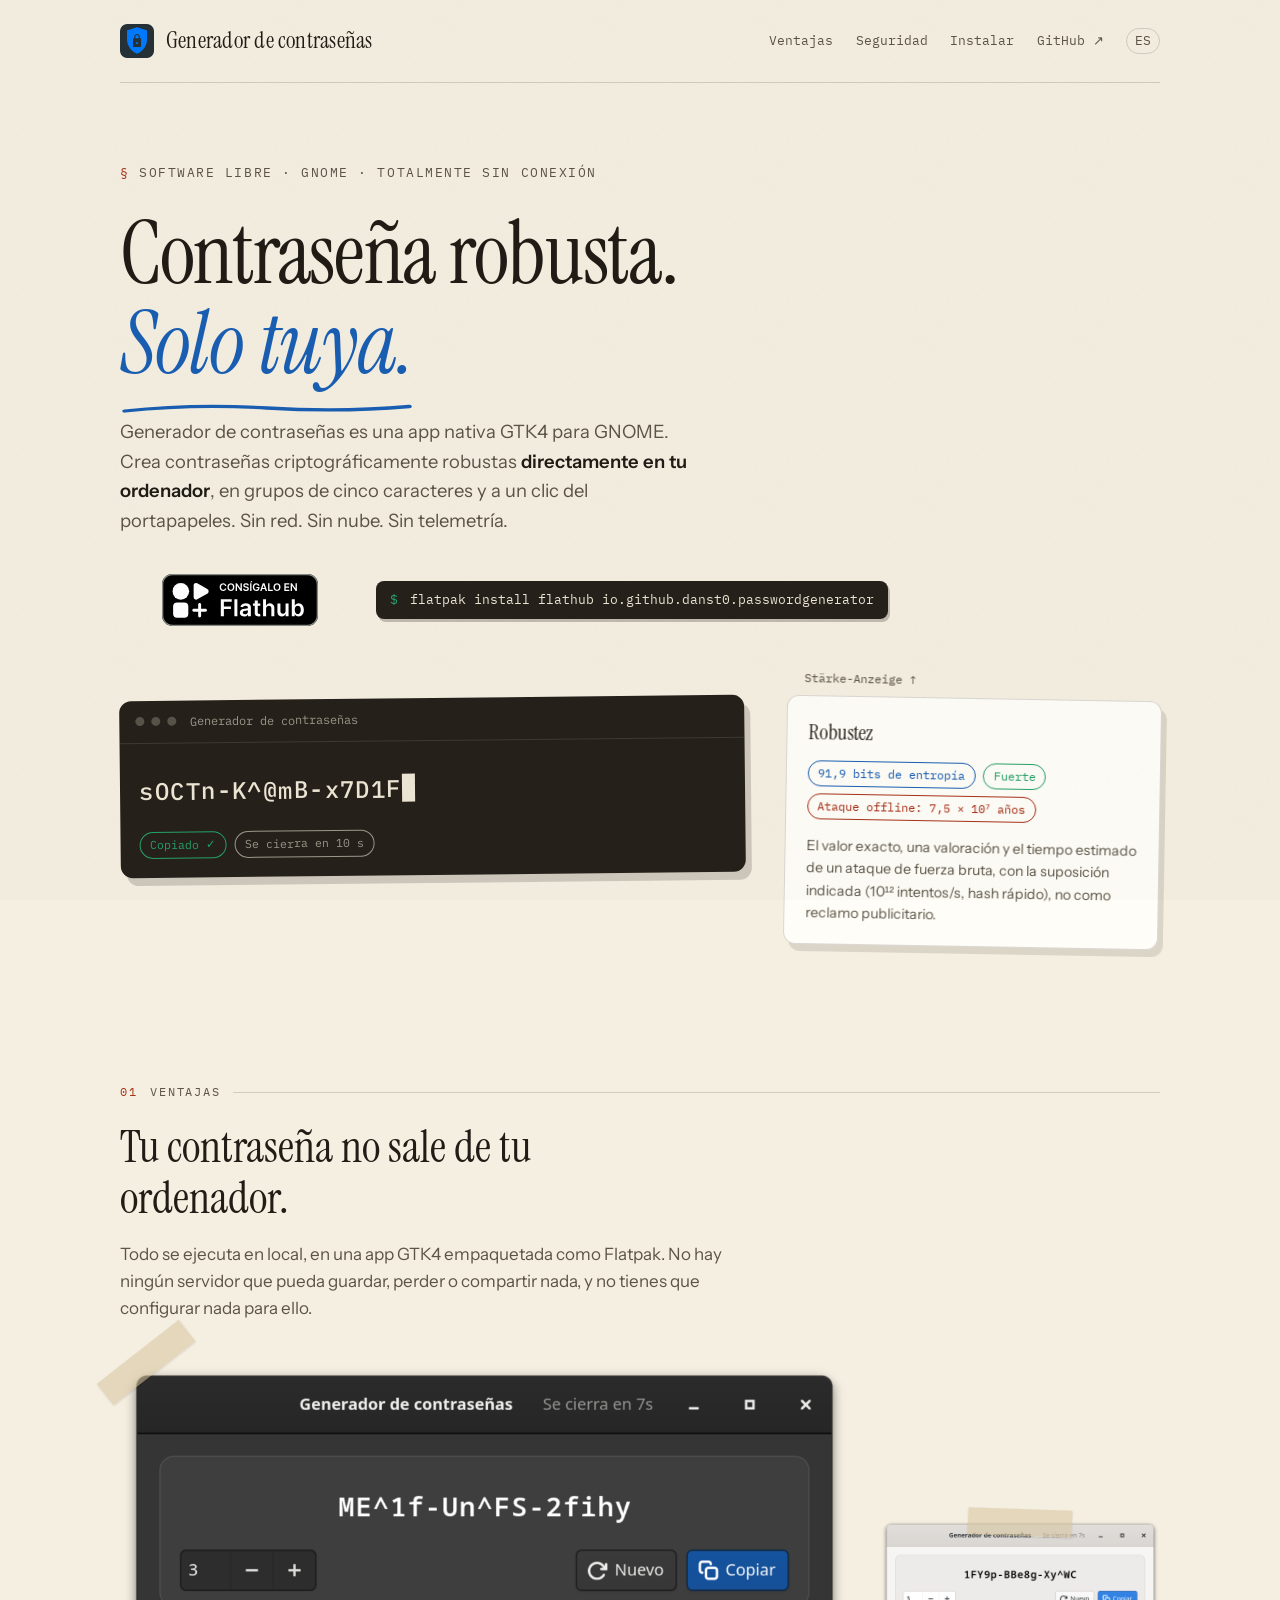
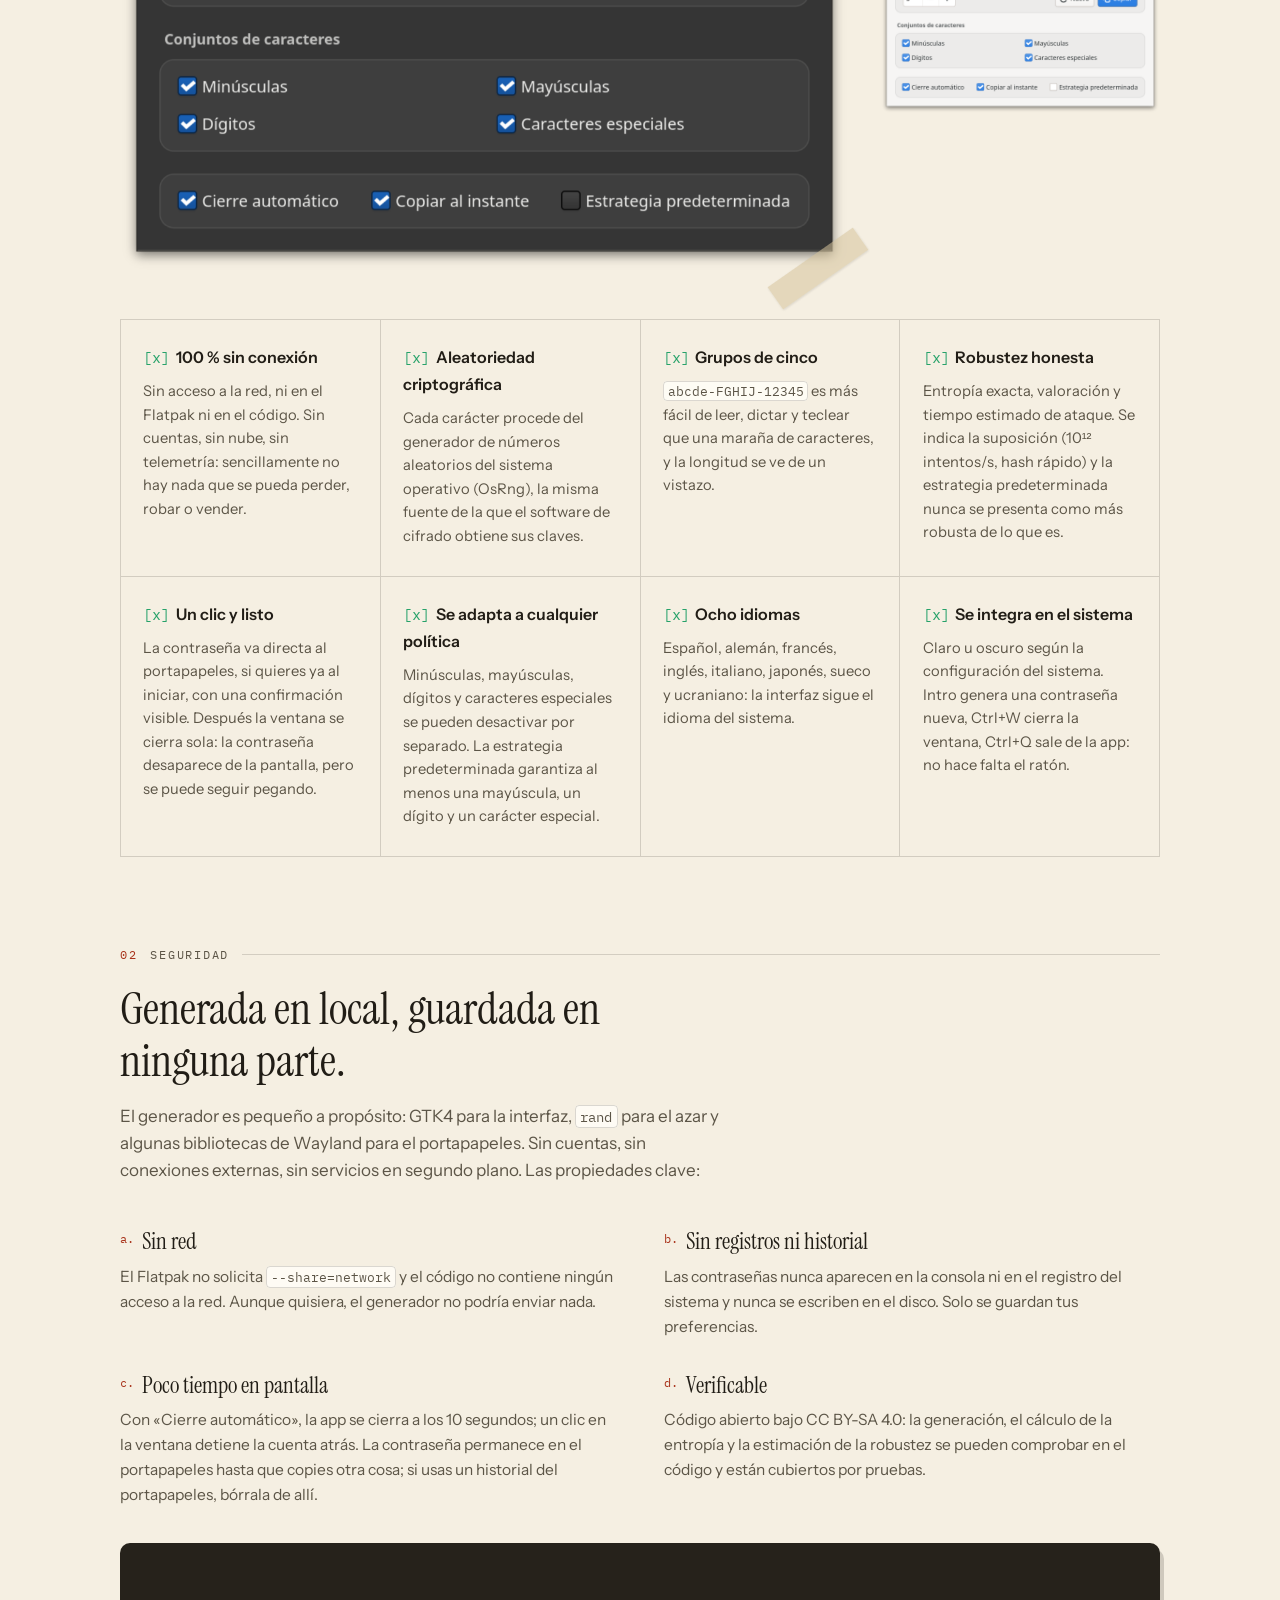
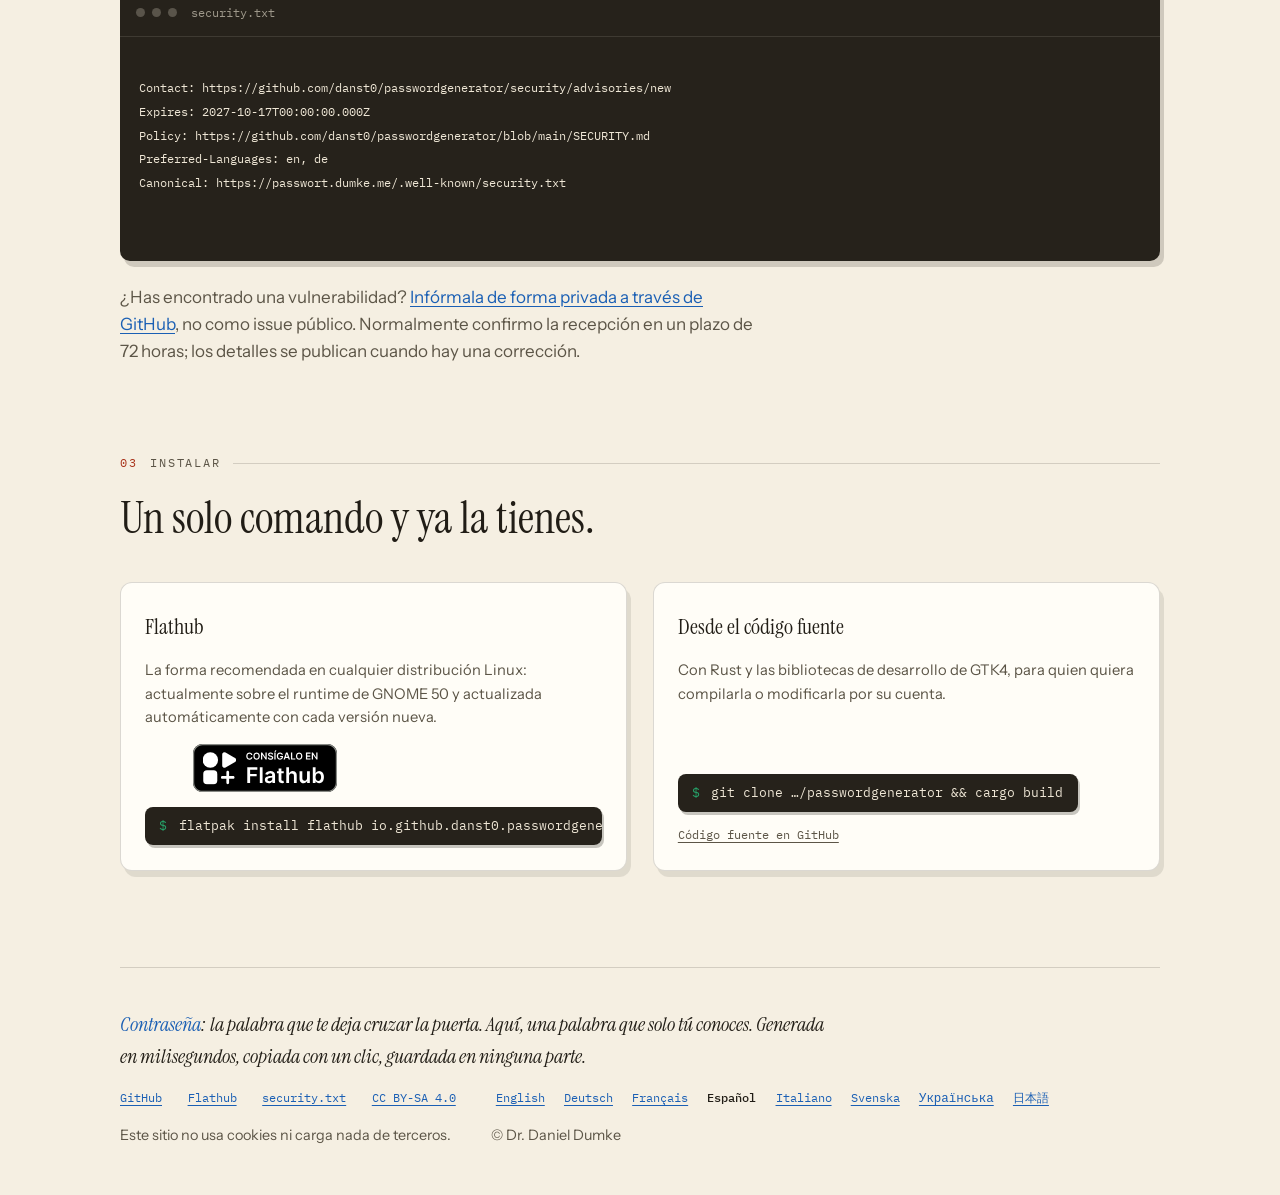
<file: web/es/index.html>
<!DOCTYPE html>
<html lang="es">
<head>
<meta charset="utf-8">
<meta name="viewport" content="width=device-width, initial-scale=1">
<title>Generador de contraseñas — contraseñas robustas, totalmente sin conexión</title>
<meta name="description" content="Una app nativa GTK4 para GNOME: contraseñas criptográficamente robustas generadas en local, sin red, sin nube y sin telemetría. En Flathub y en ocho idiomas.">
<link rel="icon" type="image/png" href="../assets/favicon.png">
<link rel="canonical" href="https://passwort.dumke.me/es/">
<link rel="alternate" hreflang="en" href="https://passwort.dumke.me/">
<link rel="alternate" hreflang="de" href="https://passwort.dumke.me/de/">
<link rel="alternate" hreflang="fr" href="https://passwort.dumke.me/fr/">
<link rel="alternate" hreflang="es" href="https://passwort.dumke.me/es/">
<link rel="alternate" hreflang="it" href="https://passwort.dumke.me/it/">
<link rel="alternate" hreflang="sv" href="https://passwort.dumke.me/sv/">
<link rel="alternate" hreflang="uk" href="https://passwort.dumke.me/uk/">
<link rel="alternate" hreflang="ja" href="https://passwort.dumke.me/ja/">
<link rel="alternate" hreflang="x-default" href="https://passwort.dumke.me/">
<meta property="og:title" content="Generador de contraseñas — contraseñas robustas, totalmente sin conexión">
<meta property="og:description" content="Una app nativa GTK4 para GNOME: contraseñas criptográficamente robustas generadas en local, sin red, sin nube y sin telemetría. En Flathub y en ocho idiomas.">
<meta property="og:image" content="https://passwort.dumke.me/assets/dark_es.png">
<meta property="og:url" content="https://passwort.dumke.me/es/">
<meta property="og:type" content="website">
<meta property="og:locale" content="es_ES">
<link rel="stylesheet" href="../styles.css">
</head>
<body data-copied="copiado ✓">

<div class="wrap">
<header>
  <img src="../assets/icon.png" alt="" width="34" height="34">
  <a class="brand" href="./">Generador de contraseñas</a>
  <nav>
    <a href="#features">Ventajas</a>
    <a href="#security">Seguridad</a>
    <a href="#install">Instalar</a>
    <a class="gh" href="https://github.com/danst0/passwordgenerator">GitHub&nbsp;↗</a>
    <a class="lang-link" href="#languages" title="Idioma">ES</a>
  </nav>
</header>

<main>

<!-- ───────────────────────── hero ───────────────────────── -->
<section class="hero">
  <p class="kicker">Software libre · GNOME · totalmente sin conexión</p>
  <h1>Contraseña robusta. <em>Solo tuya.</em></h1>
  <p class="lede">Generador de contraseñas es una app nativa GTK4 para GNOME. Crea contraseñas criptográficamente robustas <strong>directamente en tu ordenador</strong>, en grupos de cinco caracteres y a un clic del portapapeles. Sin red. Sin nube. Sin telemetría.</p>

  <div class="cta-row">
    <a class="flathub" href="https://flathub.org/apps/io.github.danst0.passwordgenerator">
      <img src="../assets/flathub-badge-es.svg" alt="Disponible en Flathub" width="240" height="80">
    </a>
    <button class="cmd" data-copy="flatpak install flathub io.github.danst0.passwordgenerator">
      flatpak install flathub io.github.danst0.passwordgenerator
    </button>
  </div>

  <div class="desk">
    <figure class="app-card" aria-label="La ventana del Generador de contraseñas con una contraseña recién generada">
      <div class="file-bar">
        <span class="dot"></span><span class="dot"></span><span class="dot"></span>
        <span class="name">Generador de contraseñas</span>
      </div>
      <pre class="app-lines"><span class="typed-wrap"><span class="typed">hT4k#-qW9m!-Lp2xZ</span><span class="caret"></span></span></pre>
      <div class="app-chips">
        <button type="button" class="chip green egg" aria-label="Copiar la contraseña mostrada" data-done="Copiado de verdad ✓">Copiado ✓</button>
        <span class="chip dim">Se cierra en 10 s</span>
      </div>
    </figure>

    <div class="strength-card" role="img" aria-label="Indicador de robustez: 91,9 bits de entropía, valoración «Fuerte», tiempo estimado de un ataque offline 75 millones de años">
      <p class="strength-title">Robustez</p>
      <div class="chips">
        <span class="chip blue">91,9 bits de entropía</span>
        <span class="chip green">Fuerte</span>
        <span class="chip red">Ataque offline: 7,5 × 10⁷ años</span>
      </div>
      <p class="strength-note">El valor exacto, una valoración y el tiempo estimado de un ataque de fuerza bruta, con la suposición indicada (10¹² intentos/s, hash rápido), no como reclamo publicitario.</p>
    </div>
  </div>
</section>

<!-- ──────────────────────── features ─────────────────────── -->
<section id="features">
  <p class="sec-label"><b>01</b> Ventajas</p>
  <h2>Tu contraseña no sale de tu ordenador.</h2>
  <p class="sec-intro">Todo se ejecuta en local, en una app GTK4 empaquetada como Flatpak. No hay ningún servidor que pueda guardar, perder o compartir nada, y no tienes que configurar nada para ello.</p>

  <div class="shots">
    <div class="shot reveal">
      <img src="../assets/dark_es.png" alt="La ventana en modo oscuro, con contraseña, juegos de caracteres y opciones">
    </div>
    <div class="shot shot-small reveal">
      <img src="../assets/light_es.png" alt="La ventana en modo claro">
    </div>
  </div>

  <div class="features">
    <div class="feature reveal"><span class="check">[x]</span><h3>100 % sin conexión</h3>
      <p>Sin acceso a la red, ni en el Flatpak ni en el código. Sin cuentas, sin nube, sin telemetría: sencillamente no hay nada que se pueda perder, robar o vender.</p></div>
    <div class="feature reveal"><span class="check">[x]</span><h3>Aleatoriedad criptográfica</h3>
      <p>Cada carácter procede del generador de números aleatorios del sistema operativo (OsRng), la misma fuente de la que el software de cifrado obtiene sus claves.</p></div>
    <div class="feature reveal"><span class="check">[x]</span><h3>Grupos de cinco</h3>
      <p><code>abcde-FGHIJ-12345</code> es más fácil de leer, dictar y teclear que una maraña de caracteres, y la longitud se ve de un vistazo.</p></div>
    <div class="feature reveal"><span class="check">[x]</span><h3>Robustez honesta</h3>
      <p>Entropía exacta, valoración y tiempo estimado de ataque. Se indica la suposición (10¹² intentos/s, hash rápido) y la estrategia predeterminada nunca se presenta como más robusta de lo que es.</p></div>
    <div class="feature reveal"><span class="check">[x]</span><h3>Un clic y listo</h3>
      <p>La contraseña va directa al portapapeles, si quieres ya al iniciar, con una confirmación visible. Después la ventana se cierra sola: la contraseña desaparece de la pantalla, pero se puede seguir pegando.</p></div>
    <div class="feature reveal"><span class="check">[x]</span><h3>Se adapta a cualquier política</h3>
      <p>Minúsculas, mayúsculas, dígitos y caracteres especiales se pueden desactivar por separado. La estrategia predeterminada garantiza al menos una mayúscula, un dígito y un carácter especial.</p></div>
    <div class="feature reveal"><span class="check">[x]</span><h3>Ocho idiomas</h3>
      <p>Español, alemán, francés, inglés, italiano, japonés, sueco y ucraniano: la interfaz sigue el idioma del sistema.</p></div>
    <div class="feature reveal"><span class="check">[x]</span><h3>Se integra en el sistema</h3>
      <p>Claro u oscuro según la configuración del sistema. Intro genera una contraseña nueva, Ctrl+W cierra la ventana, Ctrl+Q sale de la app: no hace falta el ratón.</p></div>
  </div>
</section>

<!-- ──────────────────────── security ─────────────────────── -->
<section id="security">
  <p class="sec-label"><b>02</b> Seguridad</p>
  <h2>Generada en local, guardada en ninguna parte.</h2>
  <p class="sec-intro">El generador es pequeño a propósito: GTK4 para la interfaz, <code>rand</code> para el azar y algunas bibliotecas de Wayland para el portapapeles. Sin cuentas, sin conexiones externas, sin servicios en segundo plano. Las propiedades clave:</p>

  <div class="sec-grid">
    <div class="sec-item reveal">
      <h3><span class="no">a.</span>Sin red</h3>
      <p>El Flatpak no solicita <code>--share=network</code> y el código no contiene ningún acceso a la red. Aunque quisiera, el generador no podría enviar nada.</p>
    </div>
    <div class="sec-item reveal">
      <h3><span class="no">b.</span>Sin registros ni historial</h3>
      <p>Las contraseñas nunca aparecen en la consola ni en el registro del sistema y nunca se escriben en el disco. Solo se guardan tus preferencias.</p>
    </div>
    <div class="sec-item reveal">
      <h3><span class="no">c.</span>Poco tiempo en pantalla</h3>
      <p>Con «Cierre automático», la app se cierra a los 10 segundos; un clic en la ventana detiene la cuenta atrás. La contraseña permanece en el portapapeles hasta que copies otra cosa; si usas un historial del portapapeles, bórrala de allí.</p>
    </div>
    <div class="sec-item reveal">
      <h3><span class="no">d.</span>Verificable</h3>
      <p>Código abierto bajo CC BY-SA 4.0: la generación, el cálculo de la entropía y la estimación de la robustez se pueden comprobar en el código y están cubiertos por pruebas.</p>
    </div>
  </div>

  <div class="terminal reveal" aria-label="security.txt: cómo informar de vulnerabilidades">
    <div class="file-bar">
      <span class="dot"></span><span class="dot"></span><span class="dot"></span>
      <span class="name">security.txt</span>
    </div>
<pre>
Contact: https://github.com/danst0/passwordgenerator/security/advisories/new
Expires: 2027-10-17T00:00:00.000Z
Policy: https://github.com/danst0/passwordgenerator/blob/main/SECURITY.md
Preferred-Languages: en, de
Canonical: https://passwort.dumke.me/.well-known/security.txt
</pre>
  </div>
  <p class="sec-report">¿Has encontrado una vulnerabilidad? <a href="https://github.com/danst0/passwordgenerator/security/advisories/new">Infórmala de forma privada a través de GitHub</a>, no como issue público. Normalmente confirmo la recepción en un plazo de 72 horas; los detalles se publican cuando hay una corrección.</p>
</section>

<!-- ──────────────────────── install ──────────────────────── -->
<section id="install">
  <p class="sec-label"><b>03</b> Instalar</p>
  <h2>Un solo comando y ya la tienes.</h2>

  <div class="install-grid">
    <div class="install-card reveal">
      <h3>Flathub</h3>
      <p>La forma recomendada en cualquier distribución Linux: actualmente sobre el runtime de GNOME 50 y actualizada automáticamente con cada versión nueva.</p>
      <a class="flathub" href="https://flathub.org/apps/io.github.danst0.passwordgenerator">
        <img src="../assets/flathub-badge-es.svg" alt="Disponible en Flathub" width="240" height="80">
      </a>
      <button class="cmd" data-copy="flatpak install flathub io.github.danst0.passwordgenerator">flatpak install flathub io.github.danst0.passwordgenerator</button>
    </div>

    <div class="install-card reveal">
      <h3>Desde el código fuente</h3>
      <p>Con Rust y las bibliotecas de desarrollo de GTK4, para quien quiera compilarla o modificarla por su cuenta.</p>
      <button class="cmd" data-copy="git clone https://github.com/danst0/passwordgenerator &amp;&amp; cd passwordgenerator &amp;&amp; cargo build">git clone …/passwordgenerator &amp;&amp; cargo build</button>
      <span class="alt"><a href="https://github.com/danst0/passwordgenerator">Código fuente en GitHub</a></span>
    </div>
  </div>
</section>

</main>

<footer>
  <p class="meaning"><b>Contraseña</b>: la palabra que te deja cruzar la puerta. Aquí, una palabra que solo tú conoces. Generada en milisegundos, copiada con un clic, guardada en ninguna parte.</p>
  <nav>
    <a href="https://github.com/danst0/passwordgenerator">GitHub</a>
    <a href="https://flathub.org/apps/io.github.danst0.passwordgenerator">Flathub</a>
    <a href="../.well-known/security.txt">security.txt</a>
    <a href="https://github.com/danst0/passwordgenerator/blob/main/LICENSE">CC BY-SA 4.0</a>
  </nav>
  <nav id="languages" class="langs" aria-label="Idioma">
    <a href="../" hreflang="en" lang="en" data-lang="en">English</a>
    <a href="../de/" hreflang="de" lang="de" data-lang="de">Deutsch</a>
    <a href="../fr/" hreflang="fr" lang="fr" data-lang="fr">Français</a>
    <a href="../es/" hreflang="es" lang="es" data-lang="es" aria-current="page">Español</a>
    <a href="../it/" hreflang="it" lang="it" data-lang="it">Italiano</a>
    <a href="../sv/" hreflang="sv" lang="sv" data-lang="sv">Svenska</a>
    <a href="../uk/" hreflang="uk" lang="uk" data-lang="uk">Українська</a>
    <a href="../ja/" hreflang="ja" lang="ja" data-lang="ja">日本語</a>
  </nav>
  <p>Este sitio no usa cookies ni carga nada de terceros.</p>
  <p>© Dr. Daniel Dumke</p>
</footer>
</div>

<script src="../site.js"></script>
</body>
</html>
</file>
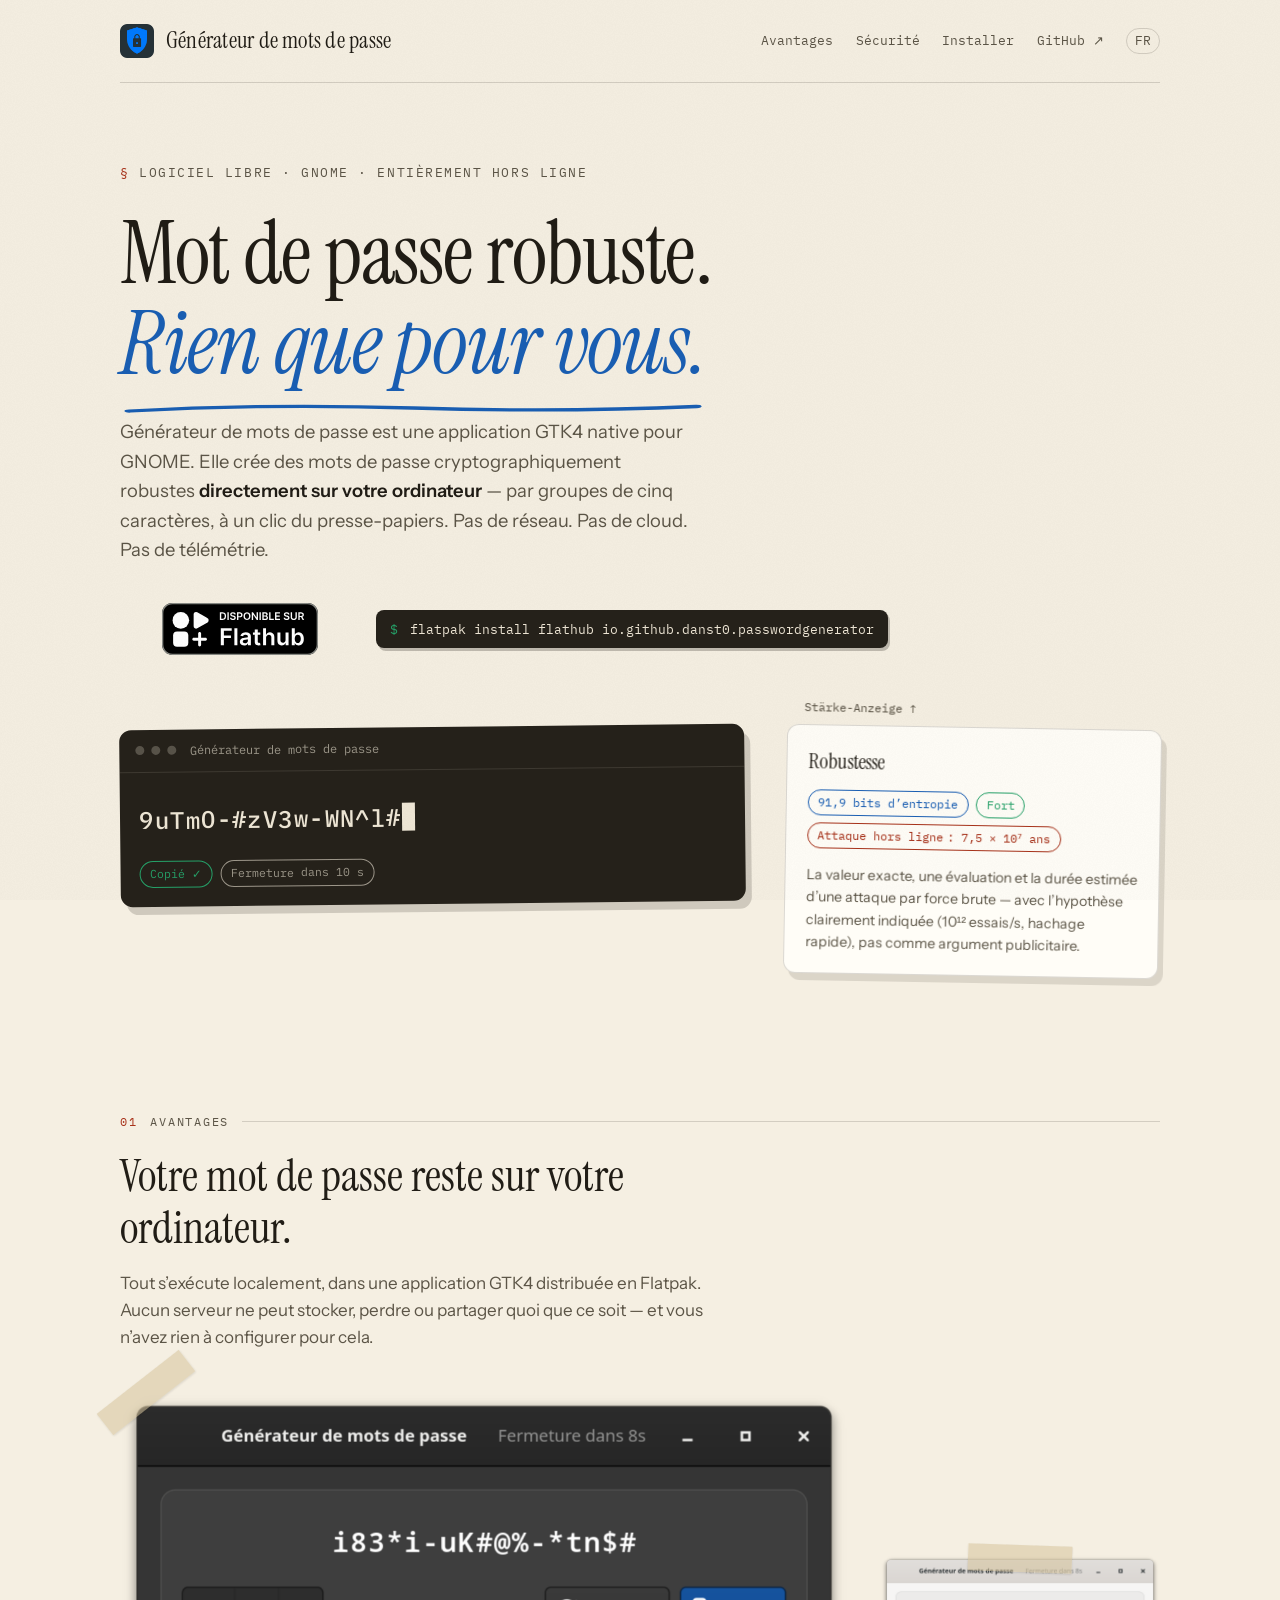
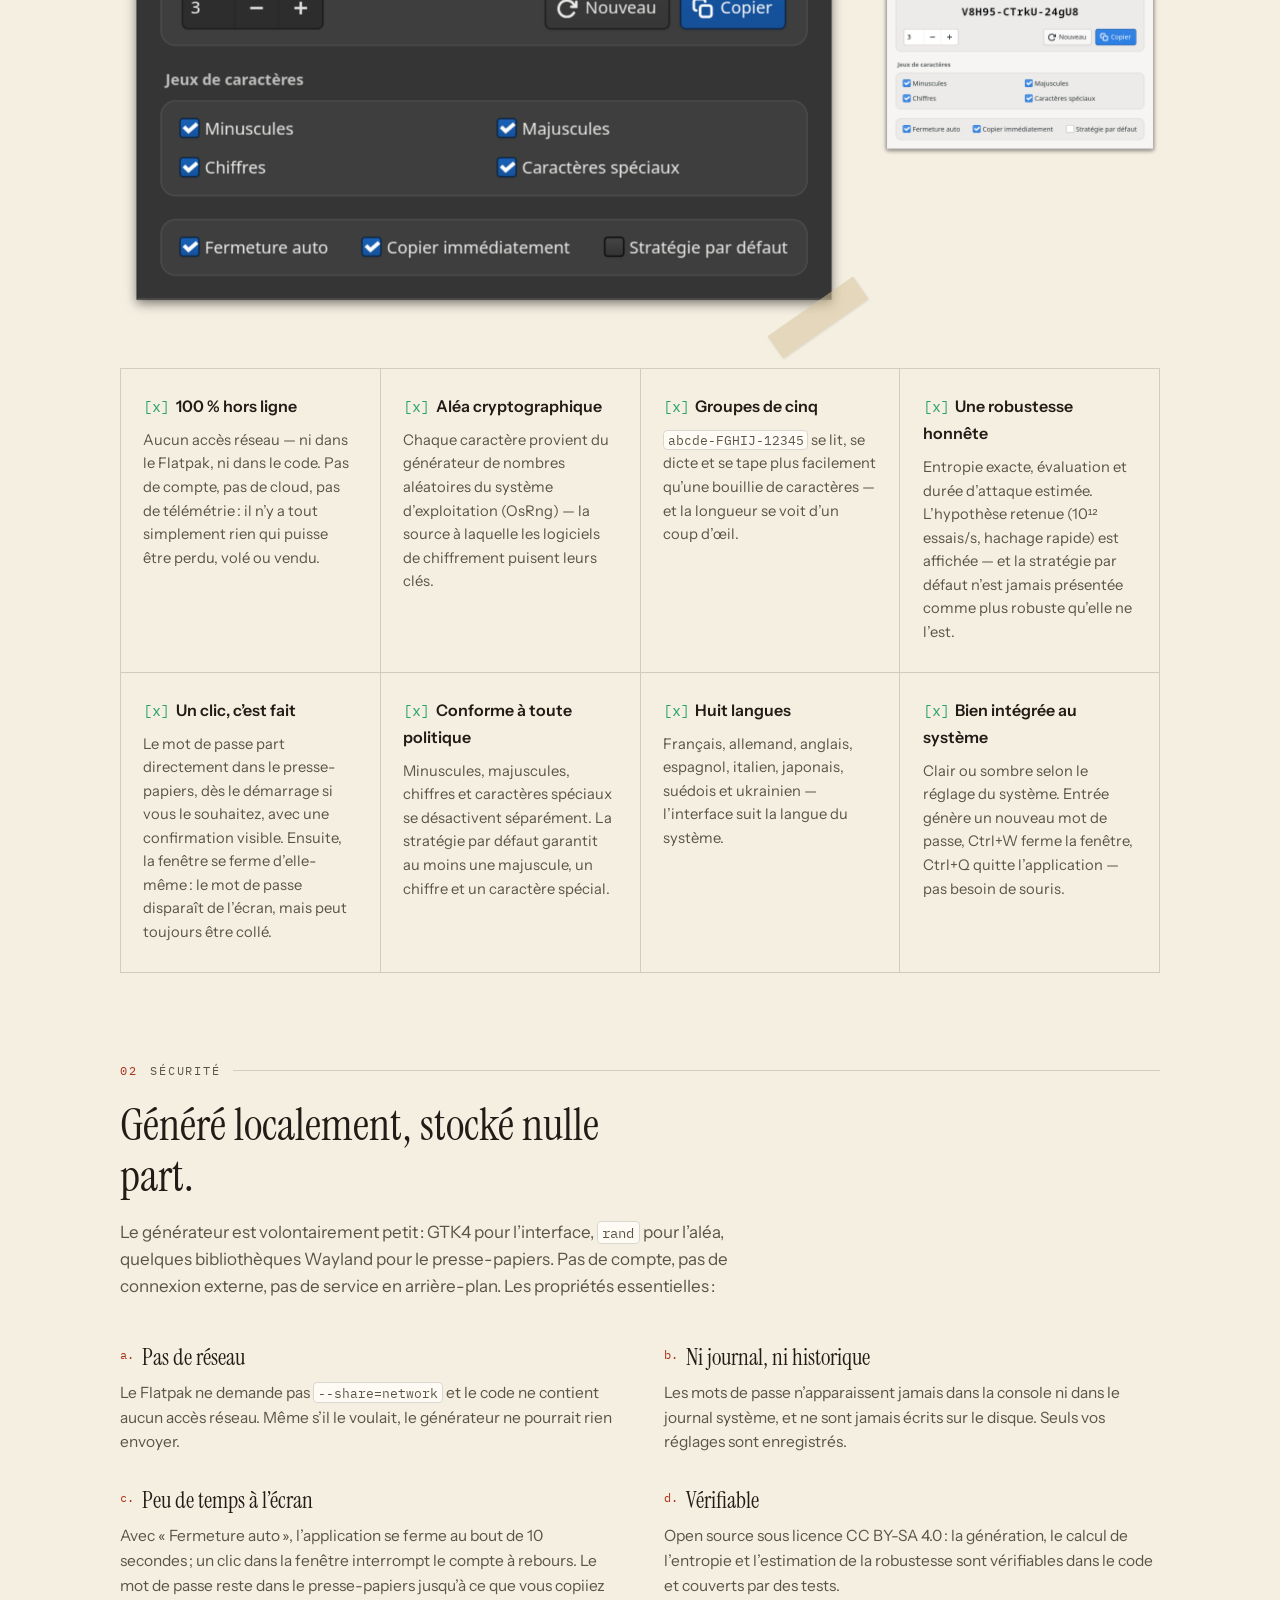
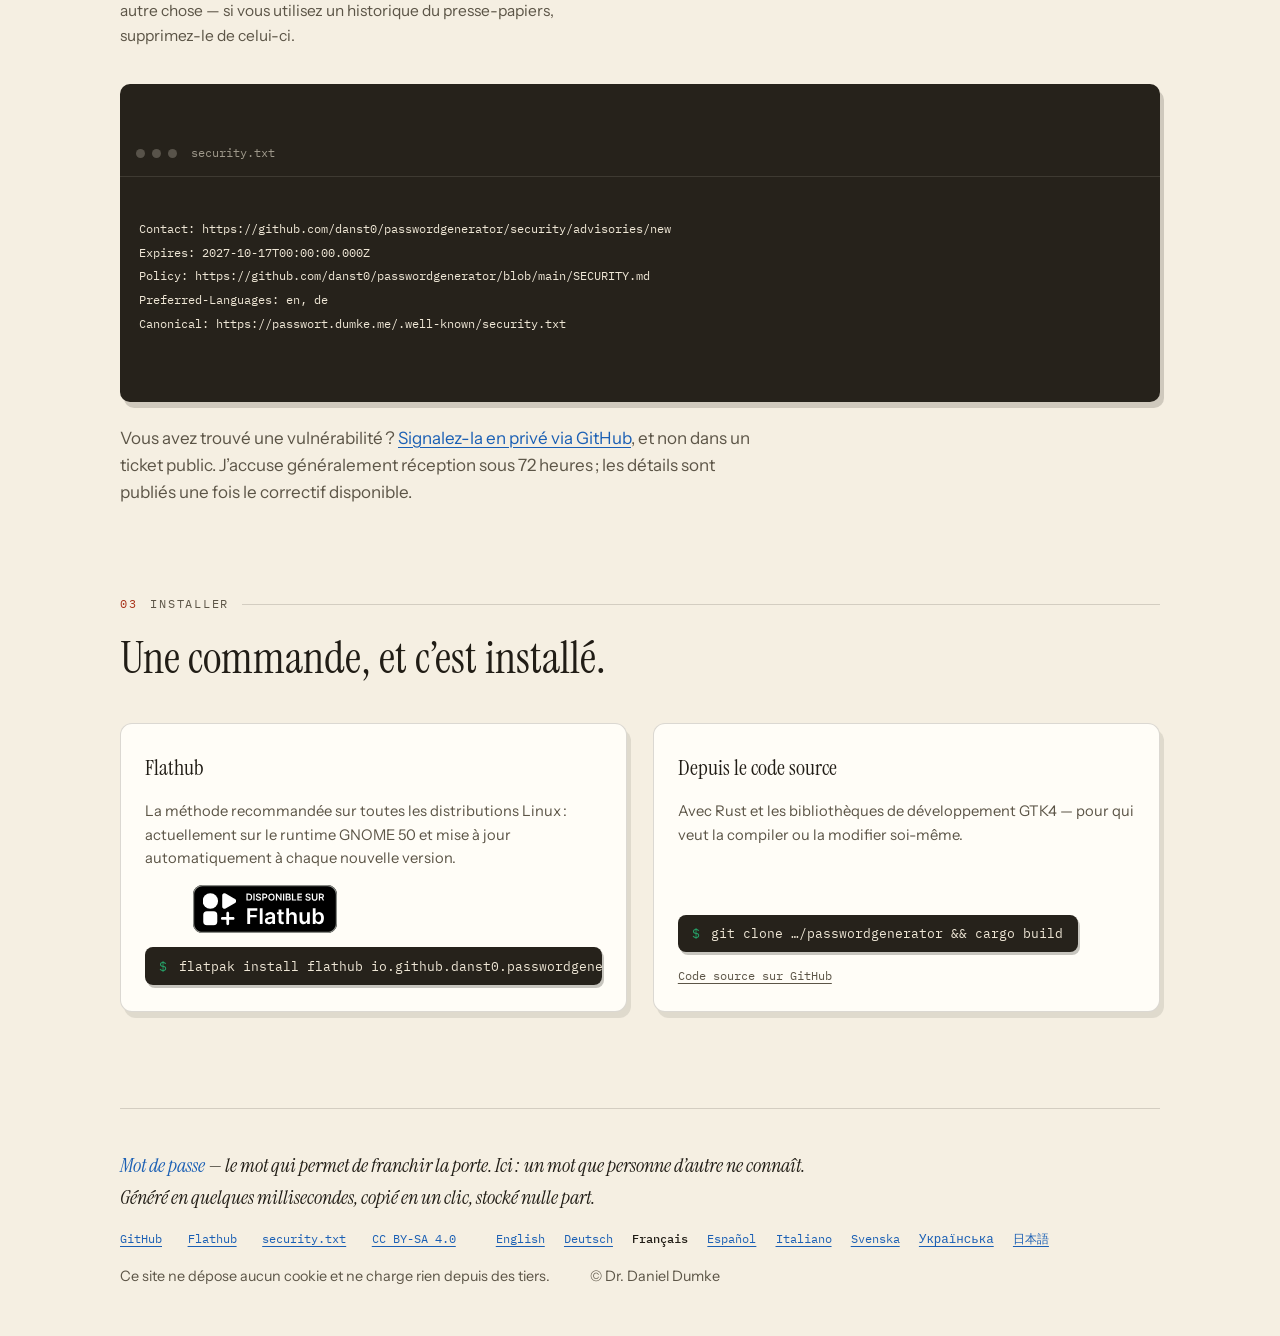
<file: web/fr/index.html>
<!DOCTYPE html>
<html lang="fr">
<head>
<meta charset="utf-8">
<meta name="viewport" content="width=device-width, initial-scale=1">
<title>Générateur de mots de passe — des mots de passe robustes, entièrement hors ligne</title>
<meta name="description" content="Une application GTK4 native pour GNOME : des mots de passe cryptographiquement robustes, générés localement — sans réseau, sans cloud, sans télémétrie. Sur Flathub, en huit langues.">
<link rel="icon" type="image/png" href="../assets/favicon.png">
<link rel="canonical" href="https://passwort.dumke.me/fr/">
<link rel="alternate" hreflang="en" href="https://passwort.dumke.me/">
<link rel="alternate" hreflang="de" href="https://passwort.dumke.me/de/">
<link rel="alternate" hreflang="fr" href="https://passwort.dumke.me/fr/">
<link rel="alternate" hreflang="es" href="https://passwort.dumke.me/es/">
<link rel="alternate" hreflang="it" href="https://passwort.dumke.me/it/">
<link rel="alternate" hreflang="sv" href="https://passwort.dumke.me/sv/">
<link rel="alternate" hreflang="uk" href="https://passwort.dumke.me/uk/">
<link rel="alternate" hreflang="ja" href="https://passwort.dumke.me/ja/">
<link rel="alternate" hreflang="x-default" href="https://passwort.dumke.me/">
<meta property="og:title" content="Générateur de mots de passe — des mots de passe robustes, entièrement hors ligne">
<meta property="og:description" content="Une application GTK4 native pour GNOME : des mots de passe cryptographiquement robustes, générés localement — sans réseau, sans cloud, sans télémétrie. Sur Flathub, en huit langues.">
<meta property="og:image" content="https://passwort.dumke.me/assets/dark_fr.png">
<meta property="og:url" content="https://passwort.dumke.me/fr/">
<meta property="og:type" content="website">
<meta property="og:locale" content="fr_FR">
<link rel="stylesheet" href="../styles.css">
</head>
<body data-copied="copié ✓">

<div class="wrap">
<header>
  <img src="../assets/icon.png" alt="" width="34" height="34">
  <a class="brand" href="./">Générateur de mots de passe</a>
  <nav>
    <a href="#features">Avantages</a>
    <a href="#security">Sécurité</a>
    <a href="#install">Installer</a>
    <a class="gh" href="https://github.com/danst0/passwordgenerator">GitHub&nbsp;↗</a>
    <a class="lang-link" href="#languages" title="Langue">FR</a>
  </nav>
</header>

<main>

<!-- ───────────────────────── hero ───────────────────────── -->
<section class="hero">
  <p class="kicker">Logiciel libre · GNOME · entièrement hors ligne</p>
  <h1>Mot de passe robuste. <em>Rien que pour vous.</em></h1>
  <p class="lede">Générateur de mots de passe est une application GTK4 native pour GNOME. Elle crée des mots de passe cryptographiquement robustes <strong>directement sur votre ordinateur</strong> — par groupes de cinq caractères, à un clic du presse-papiers. Pas de réseau. Pas de cloud. Pas de télémétrie.</p>

  <div class="cta-row">
    <a class="flathub" href="https://flathub.org/apps/io.github.danst0.passwordgenerator">
      <img src="../assets/flathub-badge-fr.svg" alt="Disponible sur Flathub" width="240" height="80">
    </a>
    <button class="cmd" data-copy="flatpak install flathub io.github.danst0.passwordgenerator">
      flatpak install flathub io.github.danst0.passwordgenerator
    </button>
  </div>

  <div class="desk">
    <figure class="app-card" aria-label="La fenêtre du Générateur de mots de passe avec un mot de passe fraîchement généré">
      <div class="file-bar">
        <span class="dot"></span><span class="dot"></span><span class="dot"></span>
        <span class="name">Générateur de mots de passe</span>
      </div>
      <pre class="app-lines"><span class="typed-wrap"><span class="typed">hT4k#-qW9m!-Lp2xZ</span><span class="caret"></span></span></pre>
      <div class="app-chips">
        <button type="button" class="chip green egg" aria-label="Copier le mot de passe affiché" data-done="Vraiment copié ✓">Copié ✓</button>
        <span class="chip dim">Fermeture dans 10 s</span>
      </div>
    </figure>

    <div class="strength-card" role="img" aria-label="Indicateur de robustesse : 91,9 bits d’entropie, évalué « Fort », durée estimée d’une attaque hors ligne 75 millions d’années">
      <p class="strength-title">Robustesse</p>
      <div class="chips">
        <span class="chip blue">91,9 bits d’entropie</span>
        <span class="chip green">Fort</span>
        <span class="chip red">Attaque hors ligne : 7,5 × 10⁷ ans</span>
      </div>
      <p class="strength-note">La valeur exacte, une évaluation et la durée estimée d’une attaque par force brute — avec l’hypothèse clairement indiquée (10¹² essais/s, hachage rapide), pas comme argument publicitaire.</p>
    </div>
  </div>
</section>

<!-- ──────────────────────── features ─────────────────────── -->
<section id="features">
  <p class="sec-label"><b>01</b> Avantages</p>
  <h2>Votre mot de passe reste sur votre ordinateur.</h2>
  <p class="sec-intro">Tout s’exécute localement, dans une application GTK4 distribuée en Flatpak. Aucun serveur ne peut stocker, perdre ou partager quoi que ce soit — et vous n’avez rien à configurer pour cela.</p>

  <div class="shots">
    <div class="shot reveal">
      <img src="../assets/dark_fr.png" alt="La fenêtre en mode sombre, avec le mot de passe, les jeux de caractères et les options">
    </div>
    <div class="shot shot-small reveal">
      <img src="../assets/light_fr.png" alt="La fenêtre en mode clair">
    </div>
  </div>

  <div class="features">
    <div class="feature reveal"><span class="check">[x]</span><h3>100 % hors ligne</h3>
      <p>Aucun accès réseau — ni dans le Flatpak, ni dans le code. Pas de compte, pas de cloud, pas de télémétrie : il n’y a tout simplement rien qui puisse être perdu, volé ou vendu.</p></div>
    <div class="feature reveal"><span class="check">[x]</span><h3>Aléa cryptographique</h3>
      <p>Chaque caractère provient du générateur de nombres aléatoires du système d’exploitation (OsRng) — la source à laquelle les logiciels de chiffrement puisent leurs clés.</p></div>
    <div class="feature reveal"><span class="check">[x]</span><h3>Groupes de cinq</h3>
      <p><code>abcde-FGHIJ-12345</code> se lit, se dicte et se tape plus facilement qu’une bouillie de caractères — et la longueur se voit d’un coup d’œil.</p></div>
    <div class="feature reveal"><span class="check">[x]</span><h3>Une robustesse honnête</h3>
      <p>Entropie exacte, évaluation et durée d’attaque estimée. L’hypothèse retenue (10¹² essais/s, hachage rapide) est affichée — et la stratégie par défaut n’est jamais présentée comme plus robuste qu’elle ne l’est.</p></div>
    <div class="feature reveal"><span class="check">[x]</span><h3>Un clic, c’est fait</h3>
      <p>Le mot de passe part directement dans le presse-papiers, dès le démarrage si vous le souhaitez, avec une confirmation visible. Ensuite, la fenêtre se ferme d’elle-même : le mot de passe disparaît de l’écran, mais peut toujours être collé.</p></div>
    <div class="feature reveal"><span class="check">[x]</span><h3>Conforme à toute politique</h3>
      <p>Minuscules, majuscules, chiffres et caractères spéciaux se désactivent séparément. La stratégie par défaut garantit au moins une majuscule, un chiffre et un caractère spécial.</p></div>
    <div class="feature reveal"><span class="check">[x]</span><h3>Huit langues</h3>
      <p>Français, allemand, anglais, espagnol, italien, japonais, suédois et ukrainien — l’interface suit la langue du système.</p></div>
    <div class="feature reveal"><span class="check">[x]</span><h3>Bien intégrée au système</h3>
      <p>Clair ou sombre selon le réglage du système. Entrée génère un nouveau mot de passe, Ctrl+W ferme la fenêtre, Ctrl+Q quitte l’application — pas besoin de souris.</p></div>
  </div>
</section>

<!-- ──────────────────────── security ─────────────────────── -->
<section id="security">
  <p class="sec-label"><b>02</b> Sécurité</p>
  <h2>Généré localement, stocké nulle part.</h2>
  <p class="sec-intro">Le générateur est volontairement petit : GTK4 pour l’interface, <code>rand</code> pour l’aléa, quelques bibliothèques Wayland pour le presse-papiers. Pas de compte, pas de connexion externe, pas de service en arrière-plan. Les propriétés essentielles :</p>

  <div class="sec-grid">
    <div class="sec-item reveal">
      <h3><span class="no">a.</span>Pas de réseau</h3>
      <p>Le Flatpak ne demande pas <code>--share=network</code> et le code ne contient aucun accès réseau. Même s’il le voulait, le générateur ne pourrait rien envoyer.</p>
    </div>
    <div class="sec-item reveal">
      <h3><span class="no">b.</span>Ni journal, ni historique</h3>
      <p>Les mots de passe n’apparaissent jamais dans la console ni dans le journal système, et ne sont jamais écrits sur le disque. Seuls vos réglages sont enregistrés.</p>
    </div>
    <div class="sec-item reveal">
      <h3><span class="no">c.</span>Peu de temps à l’écran</h3>
      <p>Avec « Fermeture auto », l’application se ferme au bout de 10 secondes ; un clic dans la fenêtre interrompt le compte à rebours. Le mot de passe reste dans le presse-papiers jusqu’à ce que vous copiiez autre chose — si vous utilisez un historique du presse-papiers, supprimez-le de celui-ci.</p>
    </div>
    <div class="sec-item reveal">
      <h3><span class="no">d.</span>Vérifiable</h3>
      <p>Open source sous licence CC BY-SA 4.0 : la génération, le calcul de l’entropie et l’estimation de la robustesse sont vérifiables dans le code et couverts par des tests.</p>
    </div>
  </div>

  <div class="terminal reveal" aria-label="security.txt : comment signaler une vulnérabilité">
    <div class="file-bar">
      <span class="dot"></span><span class="dot"></span><span class="dot"></span>
      <span class="name">security.txt</span>
    </div>
<pre>
Contact: https://github.com/danst0/passwordgenerator/security/advisories/new
Expires: 2027-10-17T00:00:00.000Z
Policy: https://github.com/danst0/passwordgenerator/blob/main/SECURITY.md
Preferred-Languages: en, de
Canonical: https://passwort.dumke.me/.well-known/security.txt
</pre>
  </div>
  <p class="sec-report">Vous avez trouvé une vulnérabilité ? <a href="https://github.com/danst0/passwordgenerator/security/advisories/new">Signalez-la en privé via GitHub</a>, et non dans un ticket public. J’accuse généralement réception sous 72 heures ; les détails sont publiés une fois le correctif disponible.</p>
</section>

<!-- ──────────────────────── install ──────────────────────── -->
<section id="install">
  <p class="sec-label"><b>03</b> Installer</p>
  <h2>Une commande, et c’est installé.</h2>

  <div class="install-grid">
    <div class="install-card reveal">
      <h3>Flathub</h3>
      <p>La méthode recommandée sur toutes les distributions Linux : actuellement sur le runtime GNOME 50 et mise à jour automatiquement à chaque nouvelle version.</p>
      <a class="flathub" href="https://flathub.org/apps/io.github.danst0.passwordgenerator">
        <img src="../assets/flathub-badge-fr.svg" alt="Disponible sur Flathub" width="240" height="80">
      </a>
      <button class="cmd" data-copy="flatpak install flathub io.github.danst0.passwordgenerator">flatpak install flathub io.github.danst0.passwordgenerator</button>
    </div>

    <div class="install-card reveal">
      <h3>Depuis le code source</h3>
      <p>Avec Rust et les bibliothèques de développement GTK4 — pour qui veut la compiler ou la modifier soi-même.</p>
      <button class="cmd" data-copy="git clone https://github.com/danst0/passwordgenerator &amp;&amp; cd passwordgenerator &amp;&amp; cargo build">git clone …/passwordgenerator &amp;&amp; cargo build</button>
      <span class="alt"><a href="https://github.com/danst0/passwordgenerator">Code source sur GitHub</a></span>
    </div>
  </div>
</section>

</main>

<footer>
  <p class="meaning"><b>Mot de passe</b> — le mot qui permet de franchir la porte. Ici : un mot que personne d’autre ne connaît. Généré en quelques millisecondes, copié en un clic, stocké nulle part.</p>
  <nav>
    <a href="https://github.com/danst0/passwordgenerator">GitHub</a>
    <a href="https://flathub.org/apps/io.github.danst0.passwordgenerator">Flathub</a>
    <a href="../.well-known/security.txt">security.txt</a>
    <a href="https://github.com/danst0/passwordgenerator/blob/main/LICENSE">CC BY-SA 4.0</a>
  </nav>
  <nav id="languages" class="langs" aria-label="Langue">
    <a href="../" hreflang="en" lang="en" data-lang="en">English</a>
    <a href="../de/" hreflang="de" lang="de" data-lang="de">Deutsch</a>
    <a href="../fr/" hreflang="fr" lang="fr" data-lang="fr" aria-current="page">Français</a>
    <a href="../es/" hreflang="es" lang="es" data-lang="es">Español</a>
    <a href="../it/" hreflang="it" lang="it" data-lang="it">Italiano</a>
    <a href="../sv/" hreflang="sv" lang="sv" data-lang="sv">Svenska</a>
    <a href="../uk/" hreflang="uk" lang="uk" data-lang="uk">Українська</a>
    <a href="../ja/" hreflang="ja" lang="ja" data-lang="ja">日本語</a>
  </nav>
  <p>Ce site ne dépose aucun cookie et ne charge rien depuis des tiers.</p>
  <p>© Dr. Daniel Dumke</p>
</footer>
</div>

<script src="../site.js"></script>
</body>
</html>
</file>
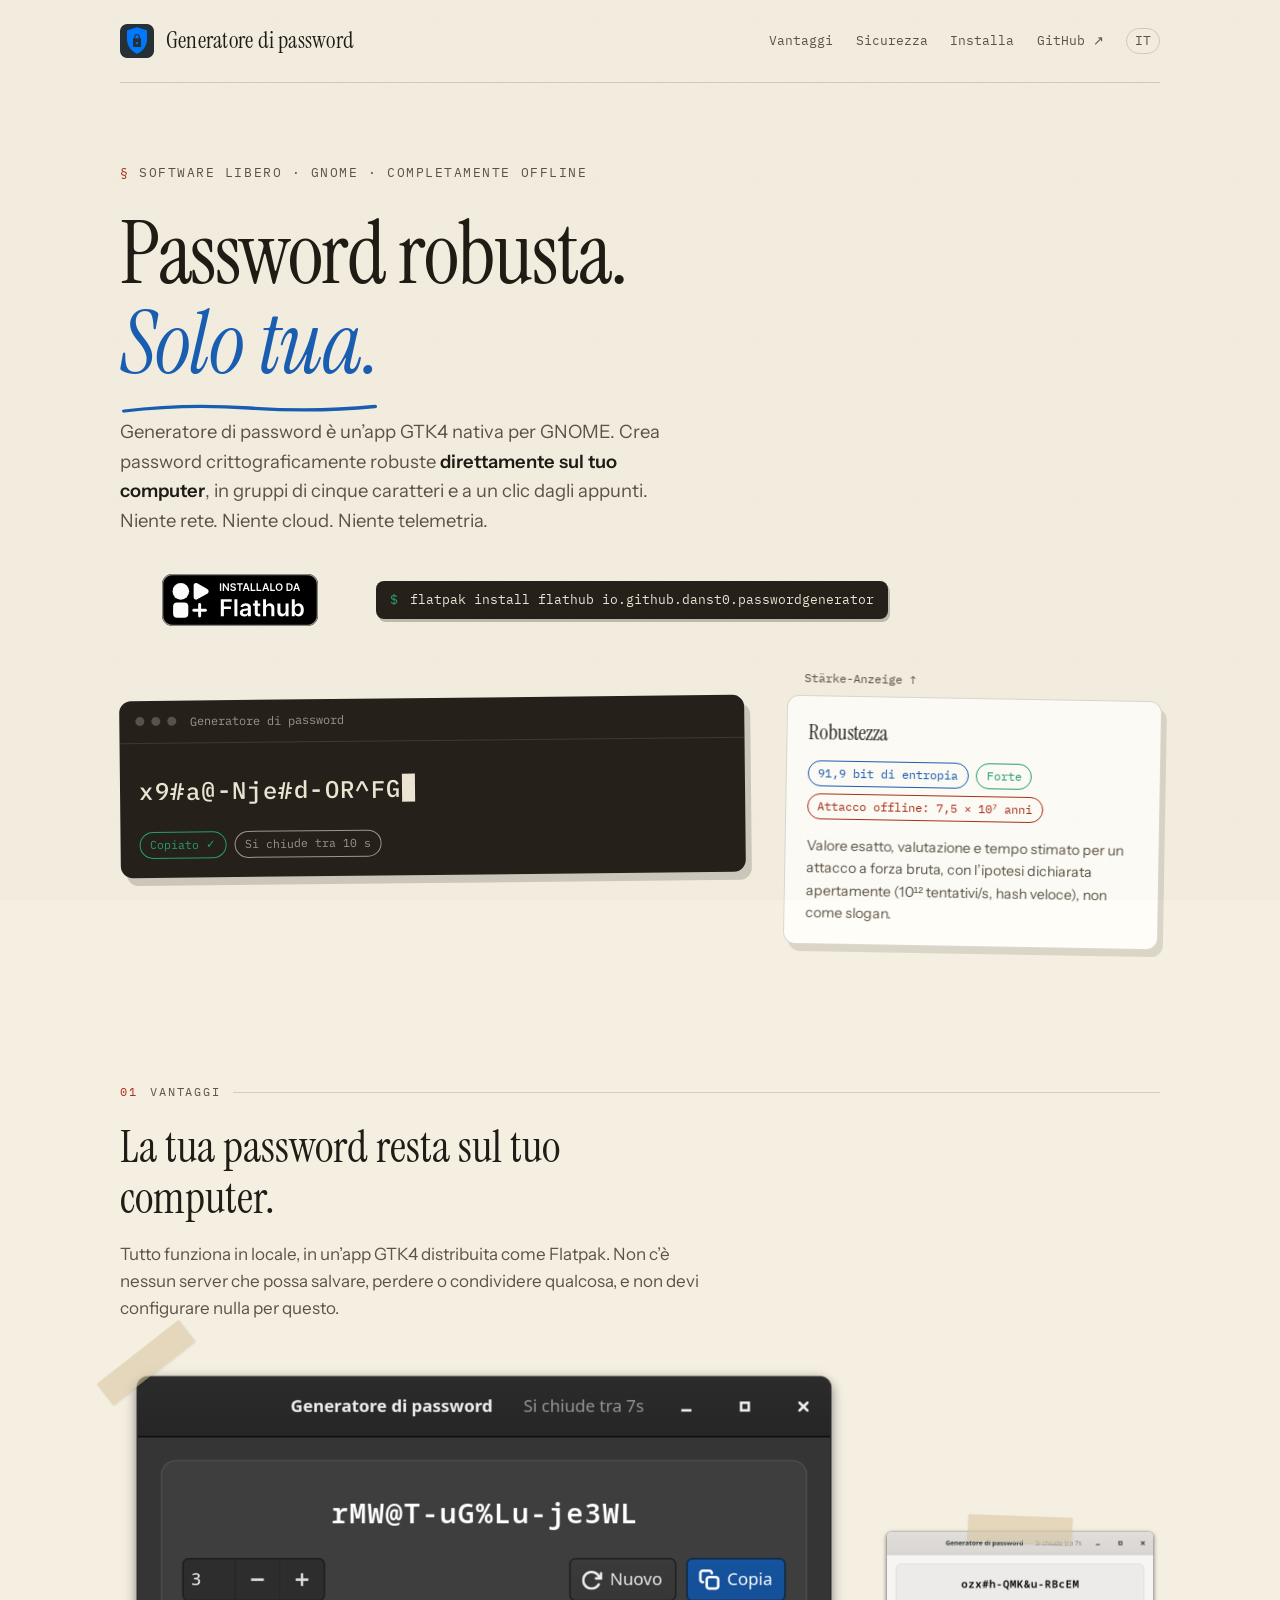
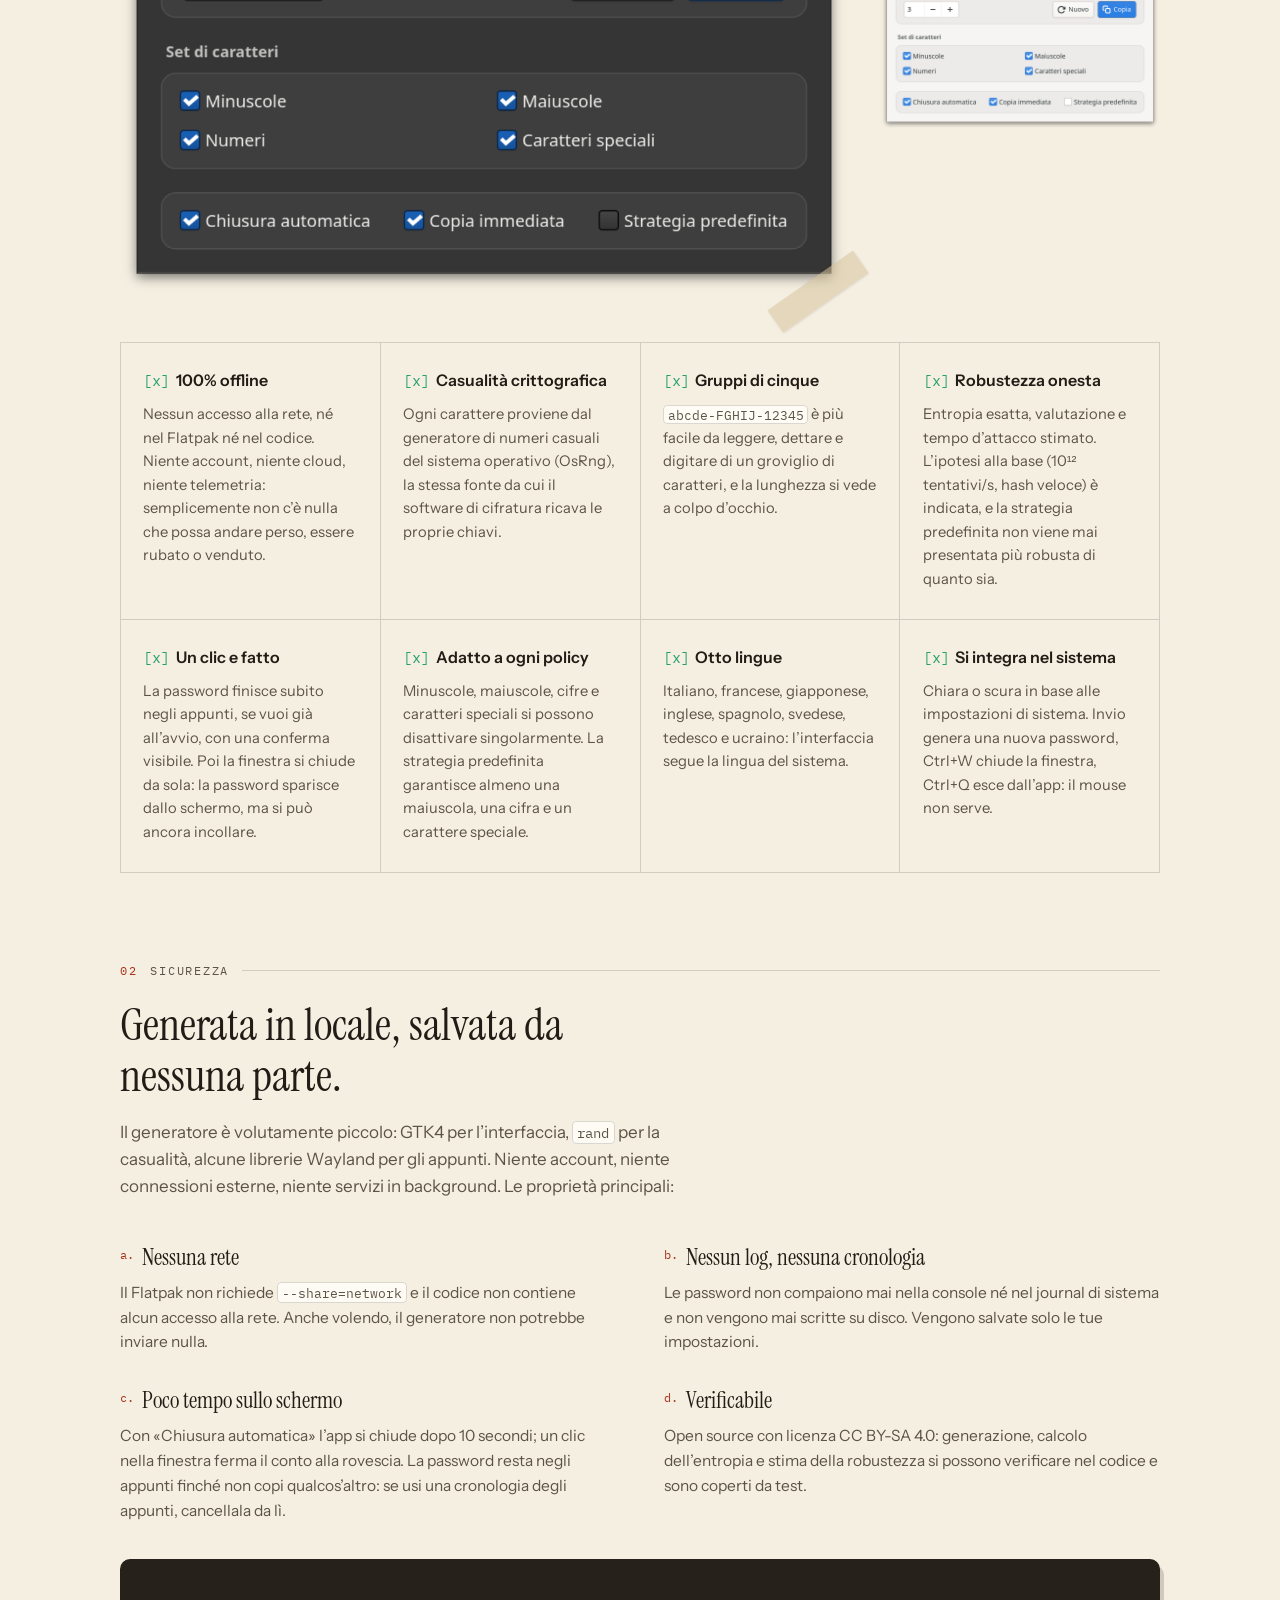
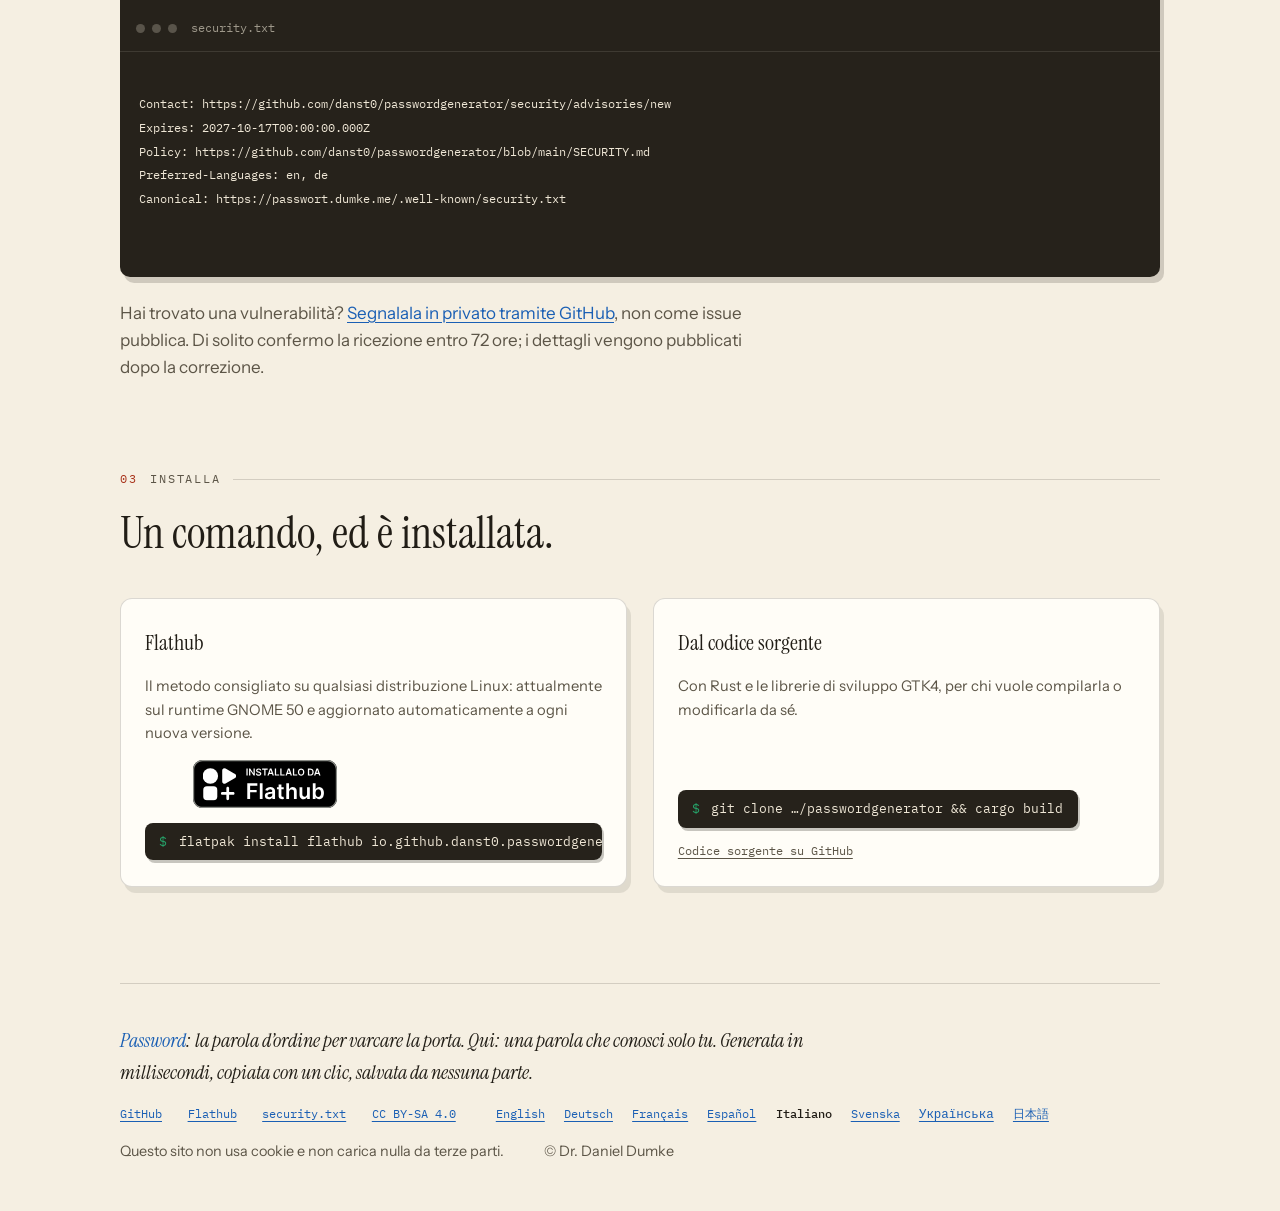
<file: web/it/index.html>
<!DOCTYPE html>
<html lang="it">
<head>
<meta charset="utf-8">
<meta name="viewport" content="width=device-width, initial-scale=1">
<title>Generatore di password — password robuste, completamente offline</title>
<meta name="description" content="Un’app GTK4 nativa per GNOME: password crittograficamente robuste generate in locale, senza rete, senza cloud, senza telemetria. Su Flathub, in otto lingue.">
<link rel="icon" type="image/png" href="../assets/favicon.png">
<link rel="canonical" href="https://passwort.dumke.me/it/">
<link rel="alternate" hreflang="en" href="https://passwort.dumke.me/">
<link rel="alternate" hreflang="de" href="https://passwort.dumke.me/de/">
<link rel="alternate" hreflang="fr" href="https://passwort.dumke.me/fr/">
<link rel="alternate" hreflang="es" href="https://passwort.dumke.me/es/">
<link rel="alternate" hreflang="it" href="https://passwort.dumke.me/it/">
<link rel="alternate" hreflang="sv" href="https://passwort.dumke.me/sv/">
<link rel="alternate" hreflang="uk" href="https://passwort.dumke.me/uk/">
<link rel="alternate" hreflang="ja" href="https://passwort.dumke.me/ja/">
<link rel="alternate" hreflang="x-default" href="https://passwort.dumke.me/">
<meta property="og:title" content="Generatore di password — password robuste, completamente offline">
<meta property="og:description" content="Un’app GTK4 nativa per GNOME: password crittograficamente robuste generate in locale, senza rete, senza cloud, senza telemetria. Su Flathub, in otto lingue.">
<meta property="og:image" content="https://passwort.dumke.me/assets/dark_it.png">
<meta property="og:url" content="https://passwort.dumke.me/it/">
<meta property="og:type" content="website">
<meta property="og:locale" content="it_IT">
<link rel="stylesheet" href="../styles.css">
</head>
<body data-copied="copiato ✓">

<div class="wrap">
<header>
  <img src="../assets/icon.png" alt="" width="34" height="34">
  <a class="brand" href="./">Generatore di password</a>
  <nav>
    <a href="#features">Vantaggi</a>
    <a href="#security">Sicurezza</a>
    <a href="#install">Installa</a>
    <a class="gh" href="https://github.com/danst0/passwordgenerator">GitHub&nbsp;↗</a>
    <a class="lang-link" href="#languages" title="Lingua">IT</a>
  </nav>
</header>

<main>

<!-- ───────────────────────── hero ───────────────────────── -->
<section class="hero">
  <p class="kicker">Software libero · GNOME · completamente offline</p>
  <h1>Password robusta. <em>Solo tua.</em></h1>
  <p class="lede">Generatore di password è un’app GTK4 nativa per GNOME. Crea password crittograficamente robuste <strong>direttamente sul tuo computer</strong>, in gruppi di cinque caratteri e a un clic dagli appunti. Niente rete. Niente cloud. Niente telemetria.</p>

  <div class="cta-row">
    <a class="flathub" href="https://flathub.org/apps/io.github.danst0.passwordgenerator">
      <img src="../assets/flathub-badge-it.svg" alt="Disponibile su Flathub" width="240" height="80">
    </a>
    <button class="cmd" data-copy="flatpak install flathub io.github.danst0.passwordgenerator">
      flatpak install flathub io.github.danst0.passwordgenerator
    </button>
  </div>

  <div class="desk">
    <figure class="app-card" aria-label="La finestra del Generatore di password con una password appena generata">
      <div class="file-bar">
        <span class="dot"></span><span class="dot"></span><span class="dot"></span>
        <span class="name">Generatore di password</span>
      </div>
      <pre class="app-lines"><span class="typed-wrap"><span class="typed">hT4k#-qW9m!-Lp2xZ</span><span class="caret"></span></span></pre>
      <div class="app-chips">
        <button type="button" class="chip green egg" aria-label="Copia la password mostrata" data-done="Copiato davvero ✓">Copiato ✓</button>
        <span class="chip dim">Si chiude tra 10 s</span>
      </div>
    </figure>

    <div class="strength-card" role="img" aria-label="Indicatore di robustezza: 91,9 bit di entropia, valutazione «Forte», tempo stimato per un attacco offline 75 milioni di anni">
      <p class="strength-title">Robustezza</p>
      <div class="chips">
        <span class="chip blue">91,9 bit di entropia</span>
        <span class="chip green">Forte</span>
        <span class="chip red">Attacco offline: 7,5 × 10⁷ anni</span>
      </div>
      <p class="strength-note">Valore esatto, valutazione e tempo stimato per un attacco a forza bruta, con l’ipotesi dichiarata apertamente (10¹² tentativi/s, hash veloce), non come slogan.</p>
    </div>
  </div>
</section>

<!-- ──────────────────────── features ─────────────────────── -->
<section id="features">
  <p class="sec-label"><b>01</b> Vantaggi</p>
  <h2>La tua password resta sul tuo computer.</h2>
  <p class="sec-intro">Tutto funziona in locale, in un’app GTK4 distribuita come Flatpak. Non c’è nessun server che possa salvare, perdere o condividere qualcosa, e non devi configurare nulla per questo.</p>

  <div class="shots">
    <div class="shot reveal">
      <img src="../assets/dark_it.png" alt="La finestra in modalità scura, con password, set di caratteri e opzioni">
    </div>
    <div class="shot shot-small reveal">
      <img src="../assets/light_it.png" alt="La finestra in modalità chiara">
    </div>
  </div>

  <div class="features">
    <div class="feature reveal"><span class="check">[x]</span><h3>100% offline</h3>
      <p>Nessun accesso alla rete, né nel Flatpak né nel codice. Niente account, niente cloud, niente telemetria: semplicemente non c’è nulla che possa andare perso, essere rubato o venduto.</p></div>
    <div class="feature reveal"><span class="check">[x]</span><h3>Casualità crittografica</h3>
      <p>Ogni carattere proviene dal generatore di numeri casuali del sistema operativo (OsRng), la stessa fonte da cui il software di cifratura ricava le proprie chiavi.</p></div>
    <div class="feature reveal"><span class="check">[x]</span><h3>Gruppi di cinque</h3>
      <p><code>abcde-FGHIJ-12345</code> è più facile da leggere, dettare e digitare di un groviglio di caratteri, e la lunghezza si vede a colpo d’occhio.</p></div>
    <div class="feature reveal"><span class="check">[x]</span><h3>Robustezza onesta</h3>
      <p>Entropia esatta, valutazione e tempo d’attacco stimato. L’ipotesi alla base (10¹² tentativi/s, hash veloce) è indicata, e la strategia predefinita non viene mai presentata più robusta di quanto sia.</p></div>
    <div class="feature reveal"><span class="check">[x]</span><h3>Un clic e fatto</h3>
      <p>La password finisce subito negli appunti, se vuoi già all’avvio, con una conferma visibile. Poi la finestra si chiude da sola: la password sparisce dallo schermo, ma si può ancora incollare.</p></div>
    <div class="feature reveal"><span class="check">[x]</span><h3>Adatto a ogni policy</h3>
      <p>Minuscole, maiuscole, cifre e caratteri speciali si possono disattivare singolarmente. La strategia predefinita garantisce almeno una maiuscola, una cifra e un carattere speciale.</p></div>
    <div class="feature reveal"><span class="check">[x]</span><h3>Otto lingue</h3>
      <p>Italiano, francese, giapponese, inglese, spagnolo, svedese, tedesco e ucraino: l’interfaccia segue la lingua del sistema.</p></div>
    <div class="feature reveal"><span class="check">[x]</span><h3>Si integra nel sistema</h3>
      <p>Chiara o scura in base alle impostazioni di sistema. Invio genera una nuova password, Ctrl+W chiude la finestra, Ctrl+Q esce dall’app: il mouse non serve.</p></div>
  </div>
</section>

<!-- ──────────────────────── security ─────────────────────── -->
<section id="security">
  <p class="sec-label"><b>02</b> Sicurezza</p>
  <h2>Generata in locale, salvata da nessuna parte.</h2>
  <p class="sec-intro">Il generatore è volutamente piccolo: GTK4 per l’interfaccia, <code>rand</code> per la casualità, alcune librerie Wayland per gli appunti. Niente account, niente connessioni esterne, niente servizi in background. Le proprietà principali:</p>

  <div class="sec-grid">
    <div class="sec-item reveal">
      <h3><span class="no">a.</span>Nessuna rete</h3>
      <p>Il Flatpak non richiede <code>--share=network</code> e il codice non contiene alcun accesso alla rete. Anche volendo, il generatore non potrebbe inviare nulla.</p>
    </div>
    <div class="sec-item reveal">
      <h3><span class="no">b.</span>Nessun log, nessuna cronologia</h3>
      <p>Le password non compaiono mai nella console né nel journal di sistema e non vengono mai scritte su disco. Vengono salvate solo le tue impostazioni.</p>
    </div>
    <div class="sec-item reveal">
      <h3><span class="no">c.</span>Poco tempo sullo schermo</h3>
      <p>Con «Chiusura automatica» l’app si chiude dopo 10 secondi; un clic nella finestra ferma il conto alla rovescia. La password resta negli appunti finché non copi qualcos’altro: se usi una cronologia degli appunti, cancellala da lì.</p>
    </div>
    <div class="sec-item reveal">
      <h3><span class="no">d.</span>Verificabile</h3>
      <p>Open source con licenza CC BY-SA 4.0: generazione, calcolo dell’entropia e stima della robustezza si possono verificare nel codice e sono coperti da test.</p>
    </div>
  </div>

  <div class="terminal reveal" aria-label="security.txt: come segnalare una vulnerabilità">
    <div class="file-bar">
      <span class="dot"></span><span class="dot"></span><span class="dot"></span>
      <span class="name">security.txt</span>
    </div>
<pre>
Contact: https://github.com/danst0/passwordgenerator/security/advisories/new
Expires: 2027-10-17T00:00:00.000Z
Policy: https://github.com/danst0/passwordgenerator/blob/main/SECURITY.md
Preferred-Languages: en, de
Canonical: https://passwort.dumke.me/.well-known/security.txt
</pre>
  </div>
  <p class="sec-report">Hai trovato una vulnerabilità? <a href="https://github.com/danst0/passwordgenerator/security/advisories/new">Segnalala in privato tramite GitHub</a>, non come issue pubblica. Di solito confermo la ricezione entro 72 ore; i dettagli vengono pubblicati dopo la correzione.</p>
</section>

<!-- ──────────────────────── install ──────────────────────── -->
<section id="install">
  <p class="sec-label"><b>03</b> Installa</p>
  <h2>Un comando, ed è installata.</h2>

  <div class="install-grid">
    <div class="install-card reveal">
      <h3>Flathub</h3>
      <p>Il metodo consigliato su qualsiasi distribuzione Linux: attualmente sul runtime GNOME 50 e aggiornato automaticamente a ogni nuova versione.</p>
      <a class="flathub" href="https://flathub.org/apps/io.github.danst0.passwordgenerator">
        <img src="../assets/flathub-badge-it.svg" alt="Disponibile su Flathub" width="240" height="80">
      </a>
      <button class="cmd" data-copy="flatpak install flathub io.github.danst0.passwordgenerator">flatpak install flathub io.github.danst0.passwordgenerator</button>
    </div>

    <div class="install-card reveal">
      <h3>Dal codice sorgente</h3>
      <p>Con Rust e le librerie di sviluppo GTK4, per chi vuole compilarla o modificarla da sé.</p>
      <button class="cmd" data-copy="git clone https://github.com/danst0/passwordgenerator &amp;&amp; cd passwordgenerator &amp;&amp; cargo build">git clone …/passwordgenerator &amp;&amp; cargo build</button>
      <span class="alt"><a href="https://github.com/danst0/passwordgenerator">Codice sorgente su GitHub</a></span>
    </div>
  </div>
</section>

</main>

<footer>
  <p class="meaning"><b>Password</b>: la parola d’ordine per varcare la porta. Qui: una parola che conosci solo tu. Generata in millisecondi, copiata con un clic, salvata da nessuna parte.</p>
  <nav>
    <a href="https://github.com/danst0/passwordgenerator">GitHub</a>
    <a href="https://flathub.org/apps/io.github.danst0.passwordgenerator">Flathub</a>
    <a href="../.well-known/security.txt">security.txt</a>
    <a href="https://github.com/danst0/passwordgenerator/blob/main/LICENSE">CC BY-SA 4.0</a>
  </nav>
  <nav id="languages" class="langs" aria-label="Lingua">
    <a href="../" hreflang="en" lang="en" data-lang="en">English</a>
    <a href="../de/" hreflang="de" lang="de" data-lang="de">Deutsch</a>
    <a href="../fr/" hreflang="fr" lang="fr" data-lang="fr">Français</a>
    <a href="../es/" hreflang="es" lang="es" data-lang="es">Español</a>
    <a href="../it/" hreflang="it" lang="it" data-lang="it" aria-current="page">Italiano</a>
    <a href="../sv/" hreflang="sv" lang="sv" data-lang="sv">Svenska</a>
    <a href="../uk/" hreflang="uk" lang="uk" data-lang="uk">Українська</a>
    <a href="../ja/" hreflang="ja" lang="ja" data-lang="ja">日本語</a>
  </nav>
  <p>Questo sito non usa cookie e non carica nulla da terze parti.</p>
  <p>© Dr. Daniel Dumke</p>
</footer>
</div>

<script src="../site.js"></script>
</body>
</html>
</file>
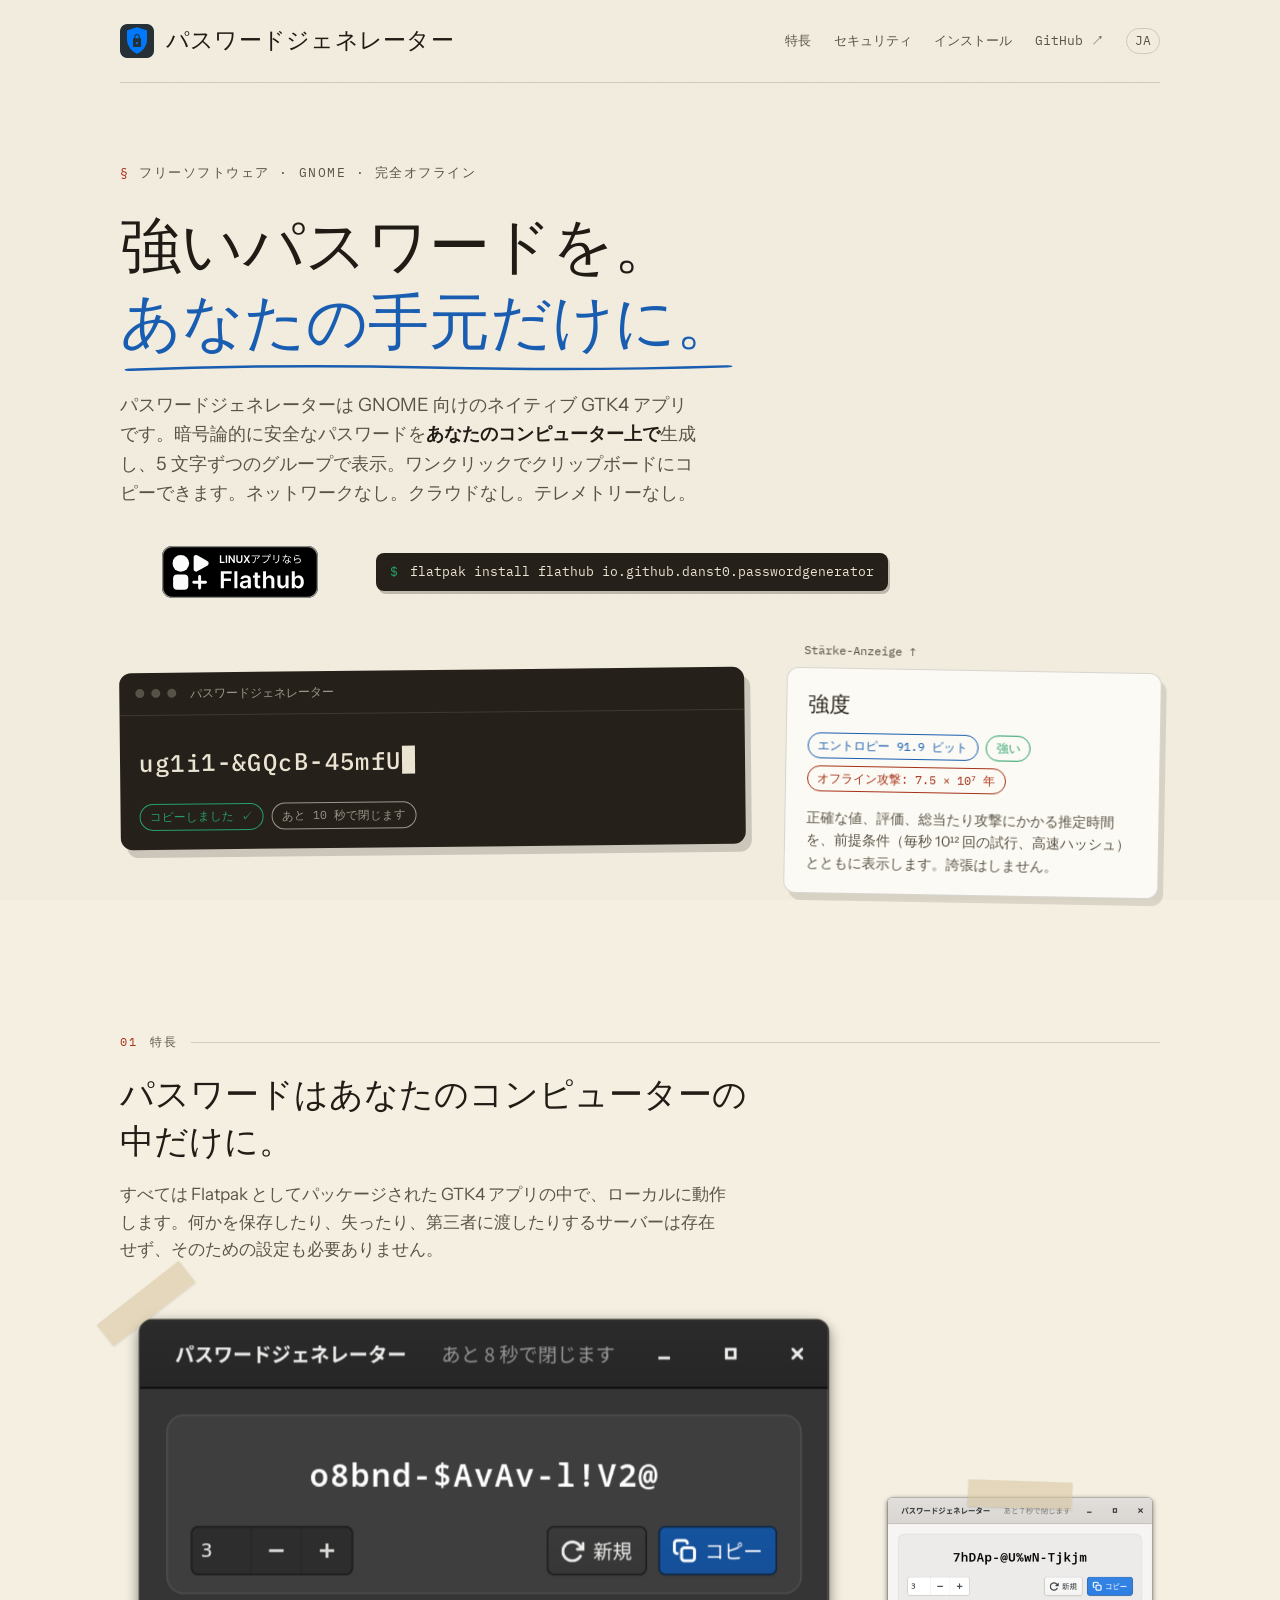
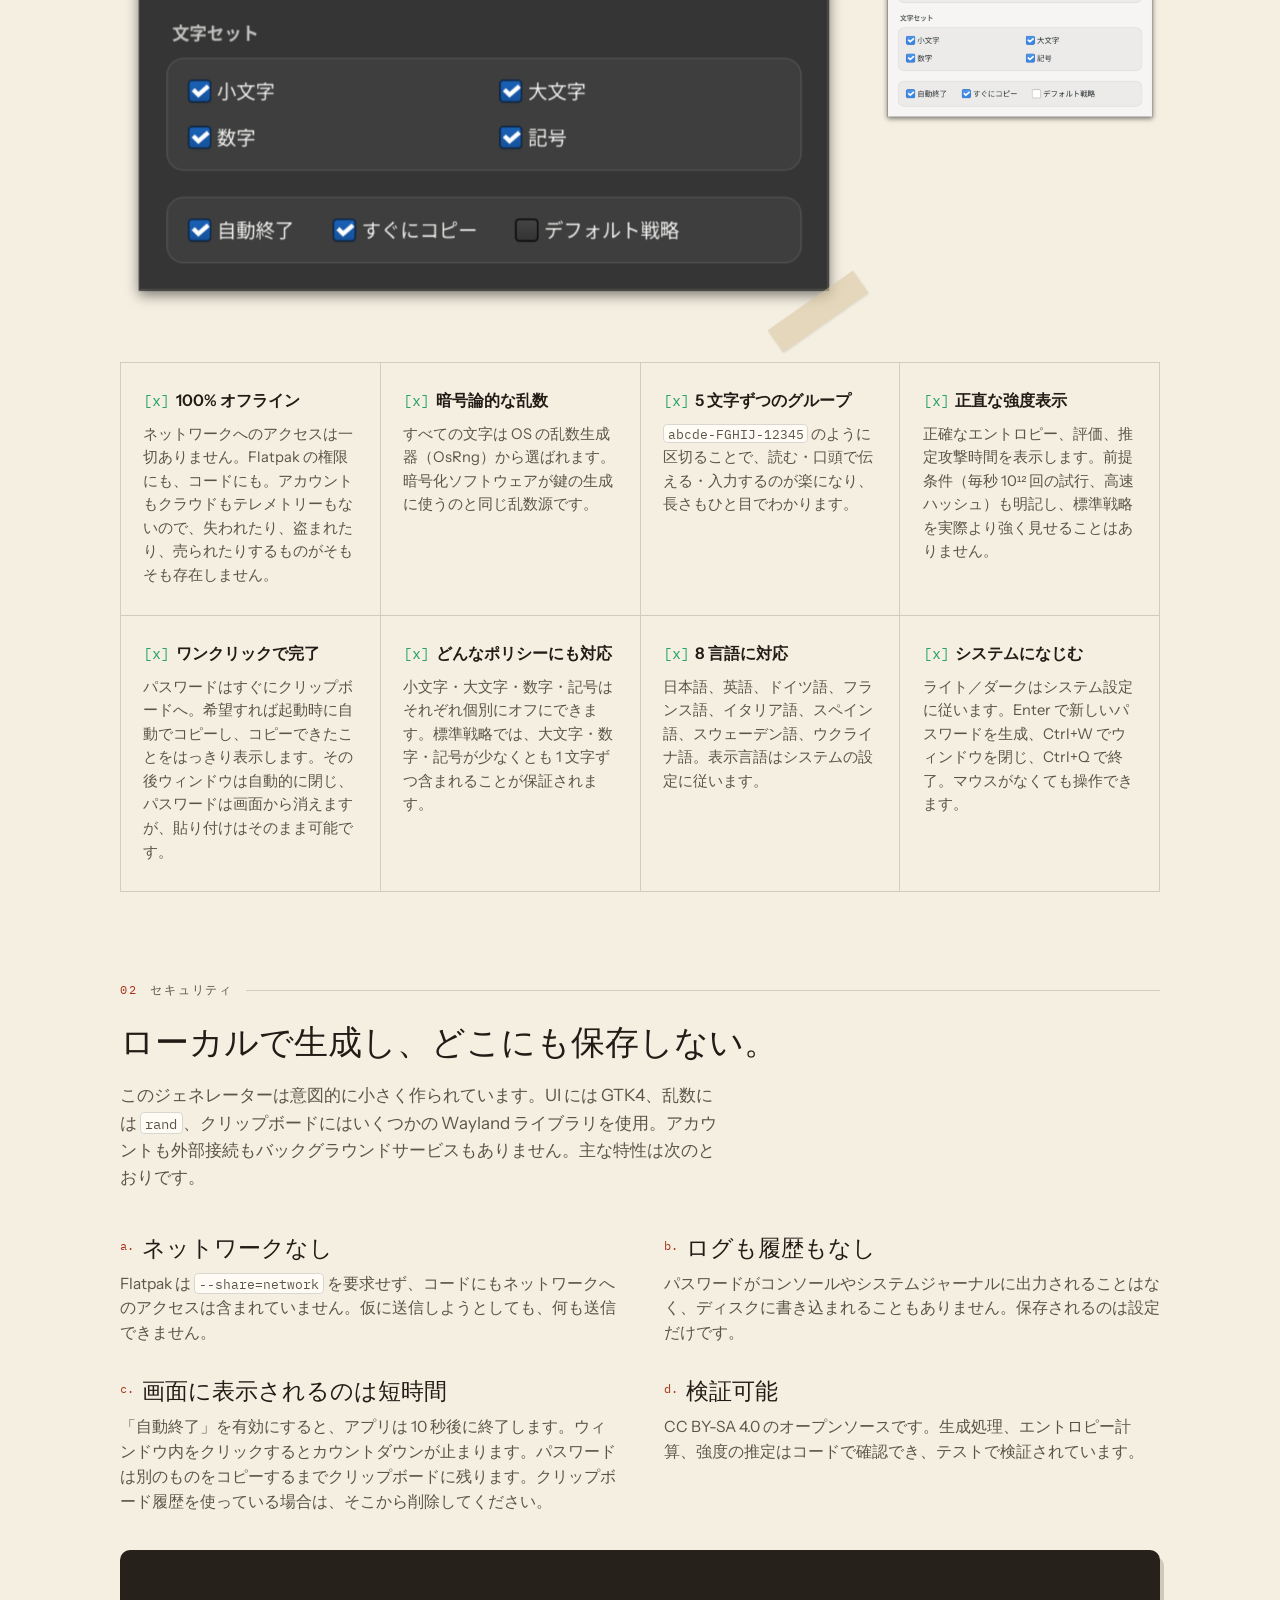
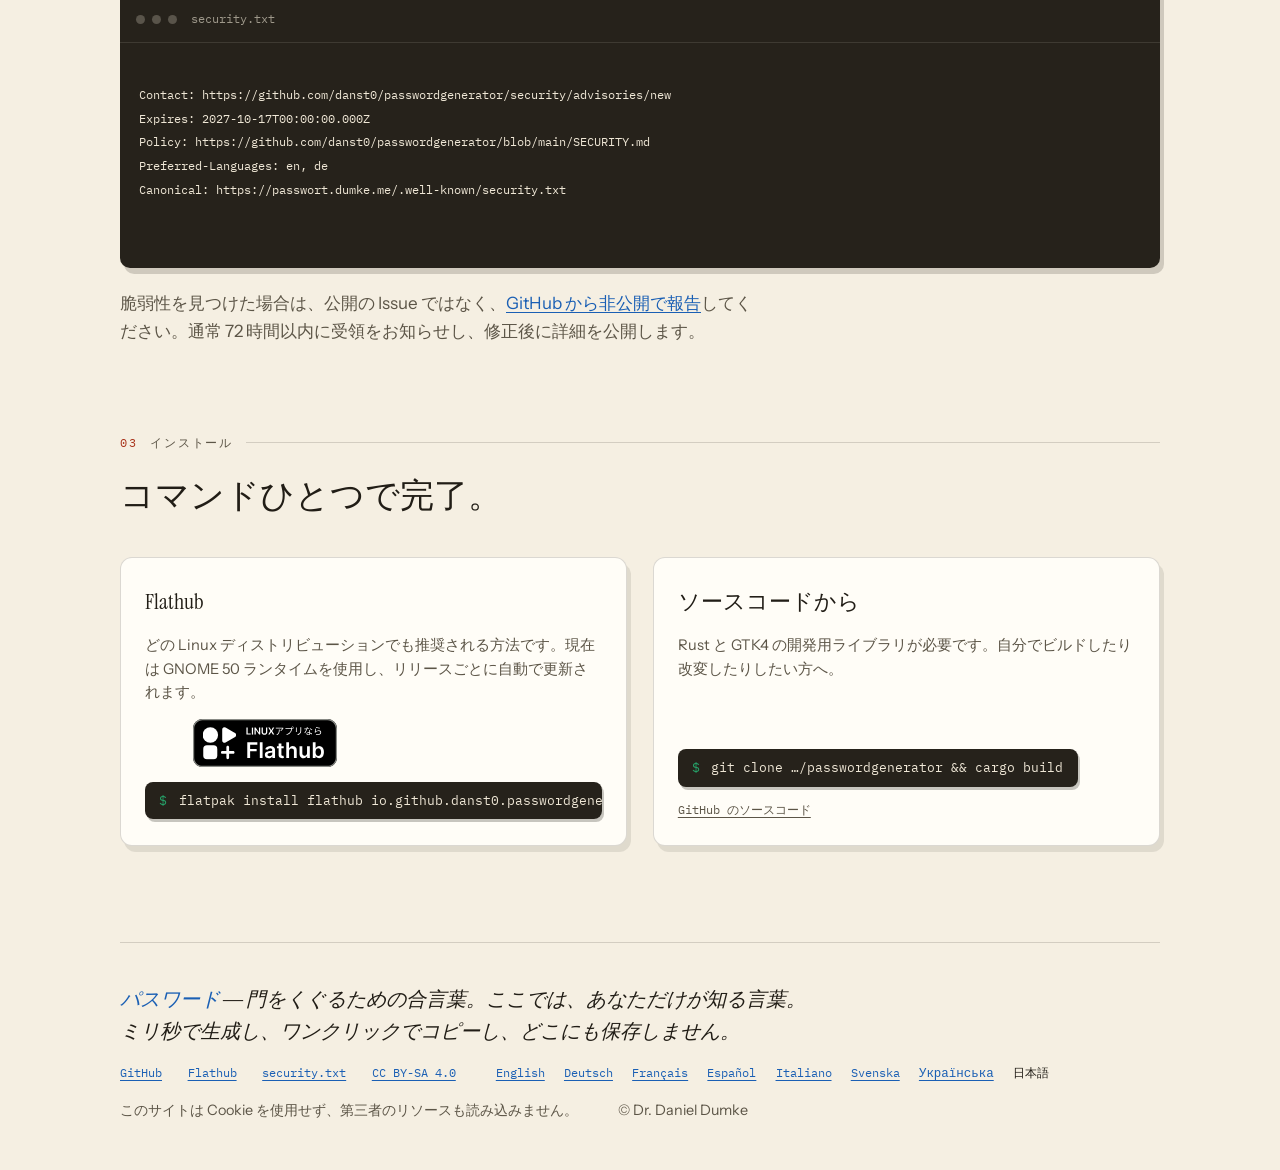
<file: web/ja/index.html>
<!DOCTYPE html>
<html lang="ja">
<head>
<meta charset="utf-8">
<meta name="viewport" content="width=device-width, initial-scale=1">
<title>パスワードジェネレーター — 強力なパスワードを完全オフラインで</title>
<meta name="description" content="GNOME 向けのネイティブ GTK4 アプリ。暗号論的に安全なパスワードをローカルで生成します。ネットワークもクラウドもテレメトリーもなし。Flathub で配布、8 言語に対応。">
<link rel="icon" type="image/png" href="../assets/favicon.png">
<link rel="canonical" href="https://passwort.dumke.me/ja/">
<link rel="alternate" hreflang="en" href="https://passwort.dumke.me/">
<link rel="alternate" hreflang="de" href="https://passwort.dumke.me/de/">
<link rel="alternate" hreflang="fr" href="https://passwort.dumke.me/fr/">
<link rel="alternate" hreflang="es" href="https://passwort.dumke.me/es/">
<link rel="alternate" hreflang="it" href="https://passwort.dumke.me/it/">
<link rel="alternate" hreflang="sv" href="https://passwort.dumke.me/sv/">
<link rel="alternate" hreflang="uk" href="https://passwort.dumke.me/uk/">
<link rel="alternate" hreflang="ja" href="https://passwort.dumke.me/ja/">
<link rel="alternate" hreflang="x-default" href="https://passwort.dumke.me/">
<meta property="og:title" content="パスワードジェネレーター — 強力なパスワードを完全オフラインで">
<meta property="og:description" content="GNOME 向けのネイティブ GTK4 アプリ。暗号論的に安全なパスワードをローカルで生成します。ネットワークもクラウドもテレメトリーもなし。Flathub で配布、8 言語に対応。">
<meta property="og:image" content="https://passwort.dumke.me/assets/dark_ja.png">
<meta property="og:url" content="https://passwort.dumke.me/ja/">
<meta property="og:type" content="website">
<meta property="og:locale" content="ja_JP">
<link rel="stylesheet" href="../styles.css">
</head>
<body data-copied="コピーしました ✓">

<div class="wrap">
<header>
  <img src="../assets/icon.png" alt="" width="34" height="34">
  <a class="brand" href="./">パスワードジェネレーター</a>
  <nav>
    <a href="#features">特長</a>
    <a href="#security">セキュリティ</a>
    <a href="#install">インストール</a>
    <a class="gh" href="https://github.com/danst0/passwordgenerator">GitHub&nbsp;↗</a>
    <a class="lang-link" href="#languages" title="言語">JA</a>
  </nav>
</header>

<main>

<!-- ───────────────────────── hero ───────────────────────── -->
<section class="hero">
  <p class="kicker">フリーソフトウェア · GNOME · 完全オフライン</p>
  <h1>強いパスワードを。<em>あなたの手元だけに。</em></h1>
  <p class="lede">パスワードジェネレーターは GNOME 向けのネイティブ GTK4 アプリです。暗号論的に安全なパスワードを<strong>あなたのコンピューター上で</strong>生成し、5 文字ずつのグループで表示。ワンクリックでクリップボードにコピーできます。ネットワークなし。クラウドなし。テレメトリーなし。</p>

  <div class="cta-row">
    <a class="flathub" href="https://flathub.org/apps/io.github.danst0.passwordgenerator">
      <img src="../assets/flathub-badge-ja.svg" alt="Flathub で入手" width="240" height="80">
    </a>
    <button class="cmd" data-copy="flatpak install flathub io.github.danst0.passwordgenerator">
      flatpak install flathub io.github.danst0.passwordgenerator
    </button>
  </div>

  <div class="desk">
    <figure class="app-card" aria-label="生成したばかりのパスワードを表示しているパスワードジェネレーターのウィンドウ">
      <div class="file-bar">
        <span class="dot"></span><span class="dot"></span><span class="dot"></span>
        <span class="name">パスワードジェネレーター</span>
      </div>
      <pre class="app-lines"><span class="typed-wrap"><span class="typed">hT4k#-qW9m!-Lp2xZ</span><span class="caret"></span></span></pre>
      <div class="app-chips">
        <button type="button" class="chip green egg" aria-label="表示中のパスワードをコピー" data-done="本当にコピーしました ✓">コピーしました ✓</button>
        <span class="chip dim">あと 10 秒で閉じます</span>
      </div>
    </figure>

    <div class="strength-card" role="img" aria-label="強度表示: エントロピー 91.9 ビット、評価「強い」、オフライン攻撃の推定所要時間 7500 万年">
      <p class="strength-title">強度</p>
      <div class="chips">
        <span class="chip blue">エントロピー 91.9 ビット</span>
        <span class="chip green">強い</span>
        <span class="chip red">オフライン攻撃: 7.5 × 10⁷ 年</span>
      </div>
      <p class="strength-note">正確な値、評価、総当たり攻撃にかかる推定時間を、前提条件（毎秒 10¹² 回の試行、高速ハッシュ）とともに表示します。誇張はしません。</p>
    </div>
  </div>
</section>

<!-- ──────────────────────── features ─────────────────────── -->
<section id="features">
  <p class="sec-label"><b>01</b> 特長</p>
  <h2>パスワードはあなたのコンピューターの中だけに。</h2>
  <p class="sec-intro">すべては Flatpak としてパッケージされた GTK4 アプリの中で、ローカルに動作します。何かを保存したり、失ったり、第三者に渡したりするサーバーは存在せず、そのための設定も必要ありません。</p>

  <div class="shots">
    <div class="shot reveal">
      <img src="../assets/dark_ja.png" alt="ダークモードのウィンドウ（パスワード、文字種、オプション）">
    </div>
    <div class="shot shot-small reveal">
      <img src="../assets/light_ja.png" alt="ライトモードのウィンドウ">
    </div>
  </div>

  <div class="features">
    <div class="feature reveal"><span class="check">[x]</span><h3>100% オフライン</h3>
      <p>ネットワークへのアクセスは一切ありません。Flatpak の権限にも、コードにも。アカウントもクラウドもテレメトリーもないので、失われたり、盗まれたり、売られたりするものがそもそも存在しません。</p></div>
    <div class="feature reveal"><span class="check">[x]</span><h3>暗号論的な乱数</h3>
      <p>すべての文字は OS の乱数生成器（OsRng）から選ばれます。暗号化ソフトウェアが鍵の生成に使うのと同じ乱数源です。</p></div>
    <div class="feature reveal"><span class="check">[x]</span><h3>5 文字ずつのグループ</h3>
      <p><code>abcde-FGHIJ-12345</code> のように区切ることで、読む・口頭で伝える・入力するのが楽になり、長さもひと目でわかります。</p></div>
    <div class="feature reveal"><span class="check">[x]</span><h3>正直な強度表示</h3>
      <p>正確なエントロピー、評価、推定攻撃時間を表示します。前提条件（毎秒 10¹² 回の試行、高速ハッシュ）も明記し、標準戦略を実際より強く見せることはありません。</p></div>
    <div class="feature reveal"><span class="check">[x]</span><h3>ワンクリックで完了</h3>
      <p>パスワードはすぐにクリップボードへ。希望すれば起動時に自動でコピーし、コピーできたことをはっきり表示します。その後ウィンドウは自動的に閉じ、パスワードは画面から消えますが、貼り付けはそのまま可能です。</p></div>
    <div class="feature reveal"><span class="check">[x]</span><h3>どんなポリシーにも対応</h3>
      <p>小文字・大文字・数字・記号はそれぞれ個別にオフにできます。標準戦略では、大文字・数字・記号が少なくとも 1 文字ずつ含まれることが保証されます。</p></div>
    <div class="feature reveal"><span class="check">[x]</span><h3>8 言語に対応</h3>
      <p>日本語、英語、ドイツ語、フランス語、イタリア語、スペイン語、スウェーデン語、ウクライナ語。表示言語はシステムの設定に従います。</p></div>
    <div class="feature reveal"><span class="check">[x]</span><h3>システムになじむ</h3>
      <p>ライト／ダークはシステム設定に従います。Enter で新しいパスワードを生成、Ctrl+W でウィンドウを閉じ、Ctrl+Q で終了。マウスがなくても操作できます。</p></div>
  </div>
</section>

<!-- ──────────────────────── security ─────────────────────── -->
<section id="security">
  <p class="sec-label"><b>02</b> セキュリティ</p>
  <h2>ローカルで生成し、どこにも保存しない。</h2>
  <p class="sec-intro">このジェネレーターは意図的に小さく作られています。UI には GTK4、乱数には <code>rand</code>、クリップボードにはいくつかの Wayland ライブラリを使用。アカウントも外部接続もバックグラウンドサービスもありません。主な特性は次のとおりです。</p>

  <div class="sec-grid">
    <div class="sec-item reveal">
      <h3><span class="no">a.</span>ネットワークなし</h3>
      <p>Flatpak は <code>--share=network</code> を要求せず、コードにもネットワークへのアクセスは含まれていません。仮に送信しようとしても、何も送信できません。</p>
    </div>
    <div class="sec-item reveal">
      <h3><span class="no">b.</span>ログも履歴もなし</h3>
      <p>パスワードがコンソールやシステムジャーナルに出力されることはなく、ディスクに書き込まれることもありません。保存されるのは設定だけです。</p>
    </div>
    <div class="sec-item reveal">
      <h3><span class="no">c.</span>画面に表示されるのは短時間</h3>
      <p>「自動終了」を有効にすると、アプリは 10 秒後に終了します。ウィンドウ内をクリックするとカウントダウンが止まります。パスワードは別のものをコピーするまでクリップボードに残ります。クリップボード履歴を使っている場合は、そこから削除してください。</p>
    </div>
    <div class="sec-item reveal">
      <h3><span class="no">d.</span>検証可能</h3>
      <p>CC BY-SA 4.0 のオープンソースです。生成処理、エントロピー計算、強度の推定はコードで確認でき、テストで検証されています。</p>
    </div>
  </div>

  <div class="terminal reveal" aria-label="security.txt: 脆弱性の報告方法">
    <div class="file-bar">
      <span class="dot"></span><span class="dot"></span><span class="dot"></span>
      <span class="name">security.txt</span>
    </div>
<pre>
Contact: https://github.com/danst0/passwordgenerator/security/advisories/new
Expires: 2027-10-17T00:00:00.000Z
Policy: https://github.com/danst0/passwordgenerator/blob/main/SECURITY.md
Preferred-Languages: en, de
Canonical: https://passwort.dumke.me/.well-known/security.txt
</pre>
  </div>
  <p class="sec-report">脆弱性を見つけた場合は、公開の Issue ではなく、<a href="https://github.com/danst0/passwordgenerator/security/advisories/new">GitHub から非公開で報告</a>してください。通常 72 時間以内に受領をお知らせし、修正後に詳細を公開します。</p>
</section>

<!-- ──────────────────────── install ──────────────────────── -->
<section id="install">
  <p class="sec-label"><b>03</b> インストール</p>
  <h2>コマンドひとつで完了。</h2>

  <div class="install-grid">
    <div class="install-card reveal">
      <h3>Flathub</h3>
      <p>どの Linux ディストリビューションでも推奨される方法です。現在は GNOME 50 ランタイムを使用し、リリースごとに自動で更新されます。</p>
      <a class="flathub" href="https://flathub.org/apps/io.github.danst0.passwordgenerator">
        <img src="../assets/flathub-badge-ja.svg" alt="Flathub で入手" width="240" height="80">
      </a>
      <button class="cmd" data-copy="flatpak install flathub io.github.danst0.passwordgenerator">flatpak install flathub io.github.danst0.passwordgenerator</button>
    </div>

    <div class="install-card reveal">
      <h3>ソースコードから</h3>
      <p>Rust と GTK4 の開発用ライブラリが必要です。自分でビルドしたり改変したりしたい方へ。</p>
      <button class="cmd" data-copy="git clone https://github.com/danst0/passwordgenerator &amp;&amp; cd passwordgenerator &amp;&amp; cargo build">git clone …/passwordgenerator &amp;&amp; cargo build</button>
      <span class="alt"><a href="https://github.com/danst0/passwordgenerator">GitHub のソースコード</a></span>
    </div>
  </div>
</section>

</main>

<footer>
  <p class="meaning"><b>パスワード</b> ― 門をくぐるための合言葉。ここでは、あなただけが知る言葉。ミリ秒で生成し、ワンクリックでコピーし、どこにも保存しません。</p>
  <nav>
    <a href="https://github.com/danst0/passwordgenerator">GitHub</a>
    <a href="https://flathub.org/apps/io.github.danst0.passwordgenerator">Flathub</a>
    <a href="../.well-known/security.txt">security.txt</a>
    <a href="https://github.com/danst0/passwordgenerator/blob/main/LICENSE">CC BY-SA 4.0</a>
  </nav>
  <nav id="languages" class="langs" aria-label="言語">
    <a href="../" hreflang="en" lang="en" data-lang="en">English</a>
    <a href="../de/" hreflang="de" lang="de" data-lang="de">Deutsch</a>
    <a href="../fr/" hreflang="fr" lang="fr" data-lang="fr">Français</a>
    <a href="../es/" hreflang="es" lang="es" data-lang="es">Español</a>
    <a href="../it/" hreflang="it" lang="it" data-lang="it">Italiano</a>
    <a href="../sv/" hreflang="sv" lang="sv" data-lang="sv">Svenska</a>
    <a href="../uk/" hreflang="uk" lang="uk" data-lang="uk">Українська</a>
    <a href="../ja/" hreflang="ja" lang="ja" data-lang="ja" aria-current="page">日本語</a>
  </nav>
  <p>このサイトは Cookie を使用せず、第三者のリソースも読み込みません。</p>
  <p>© Dr. Daniel Dumke</p>
</footer>
</div>

<script src="../site.js"></script>
</body>
</html>
</file>
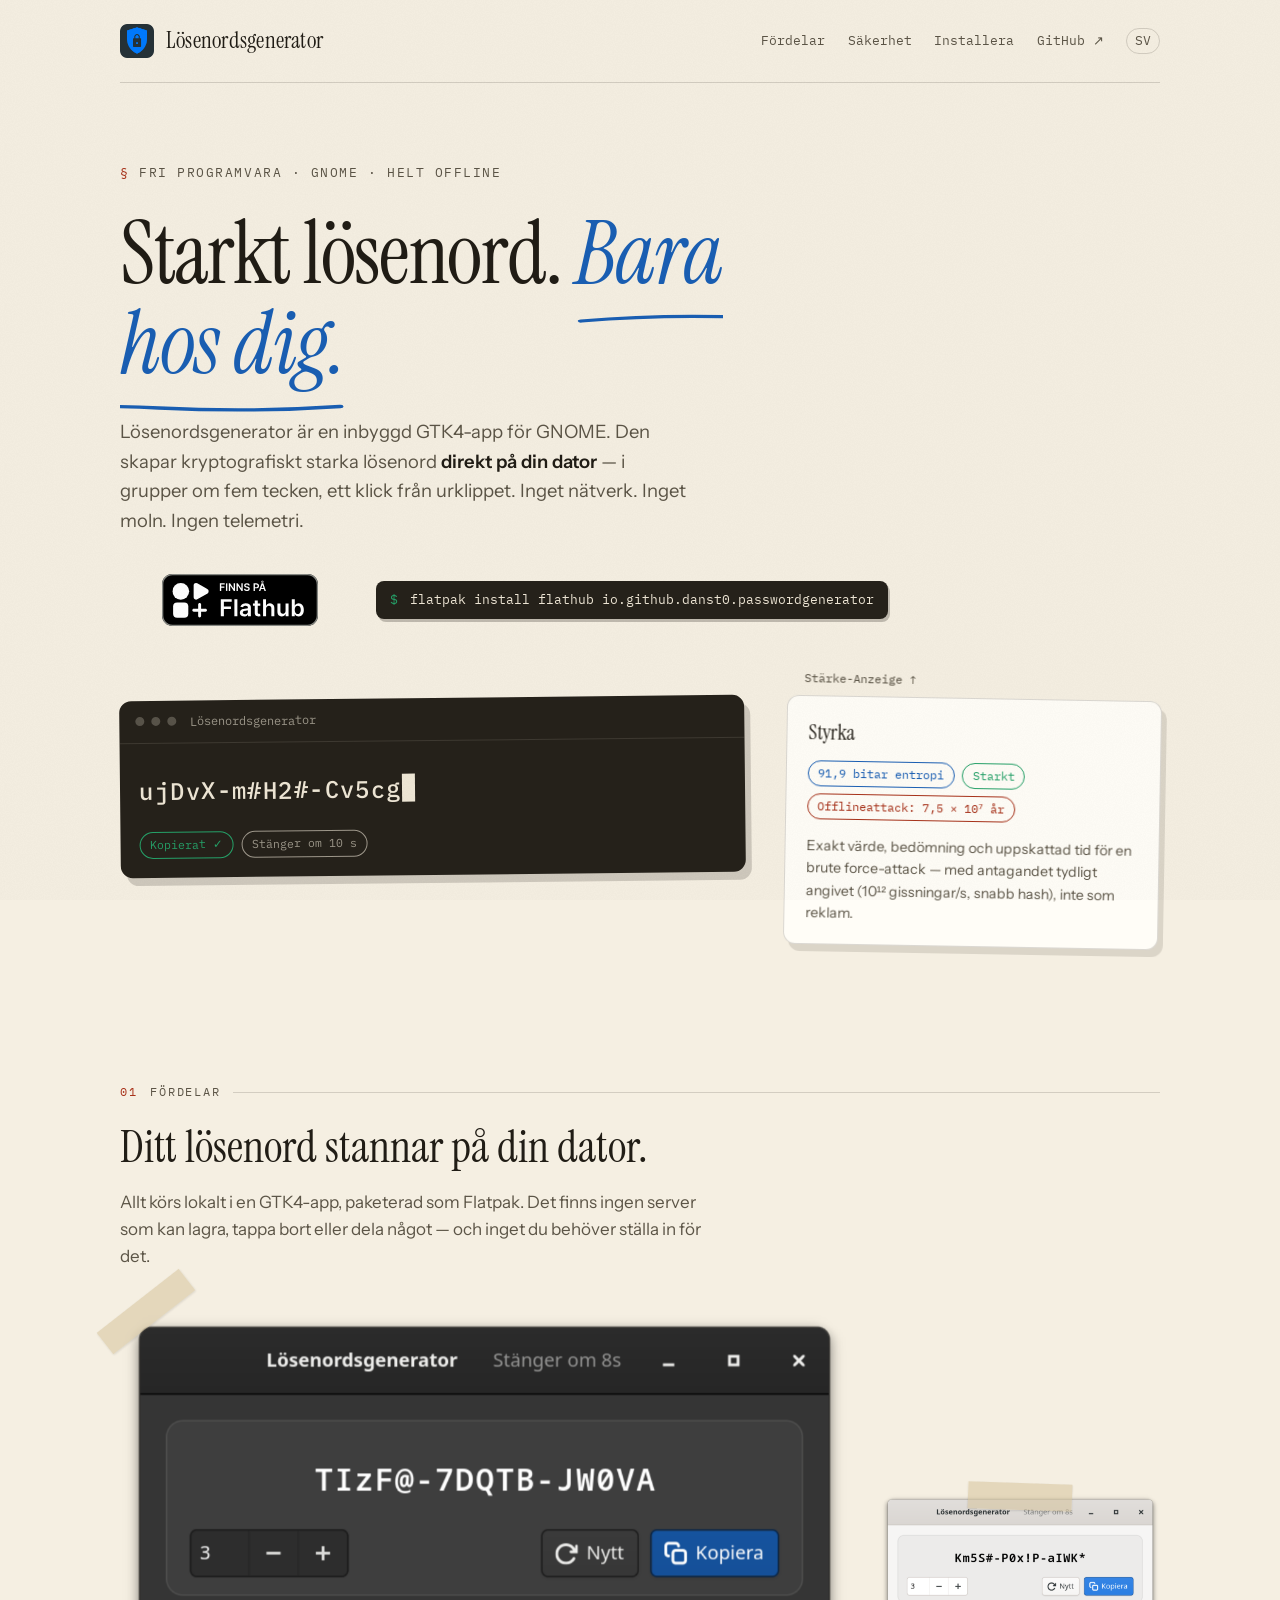
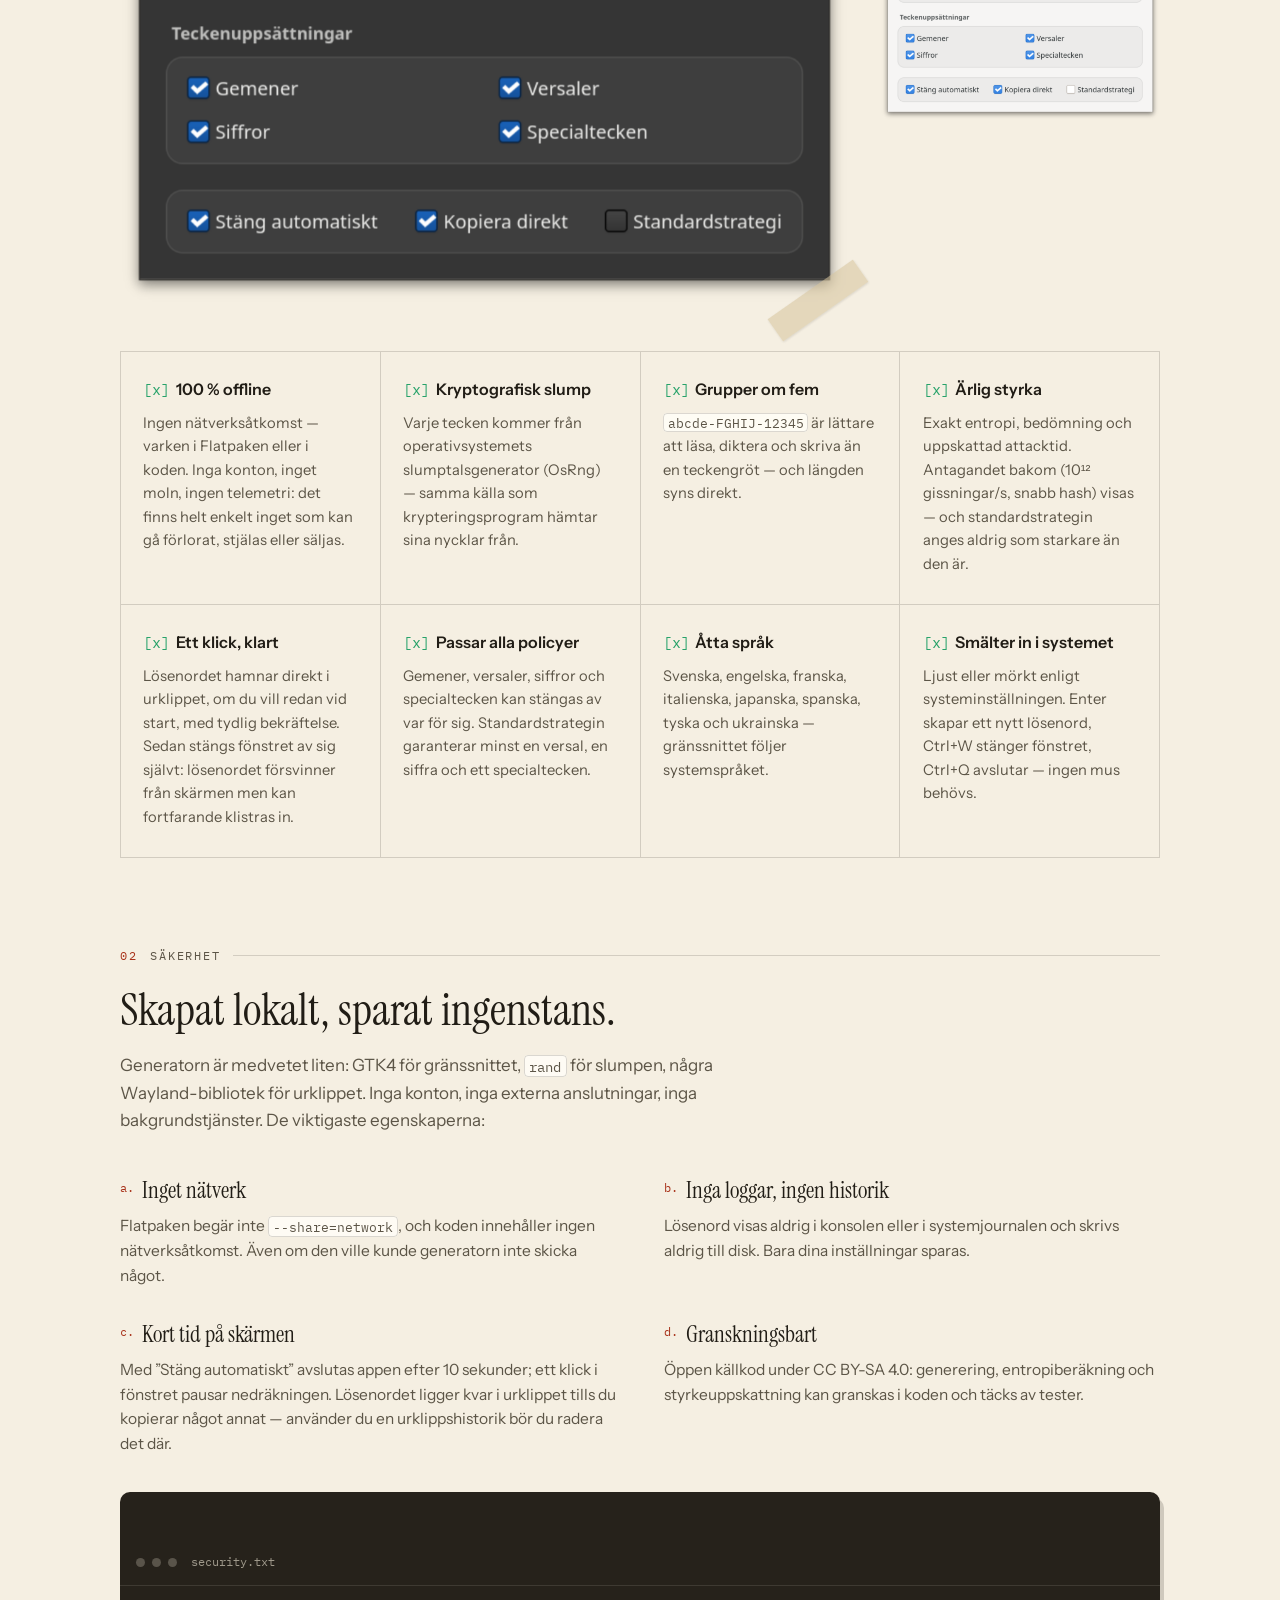
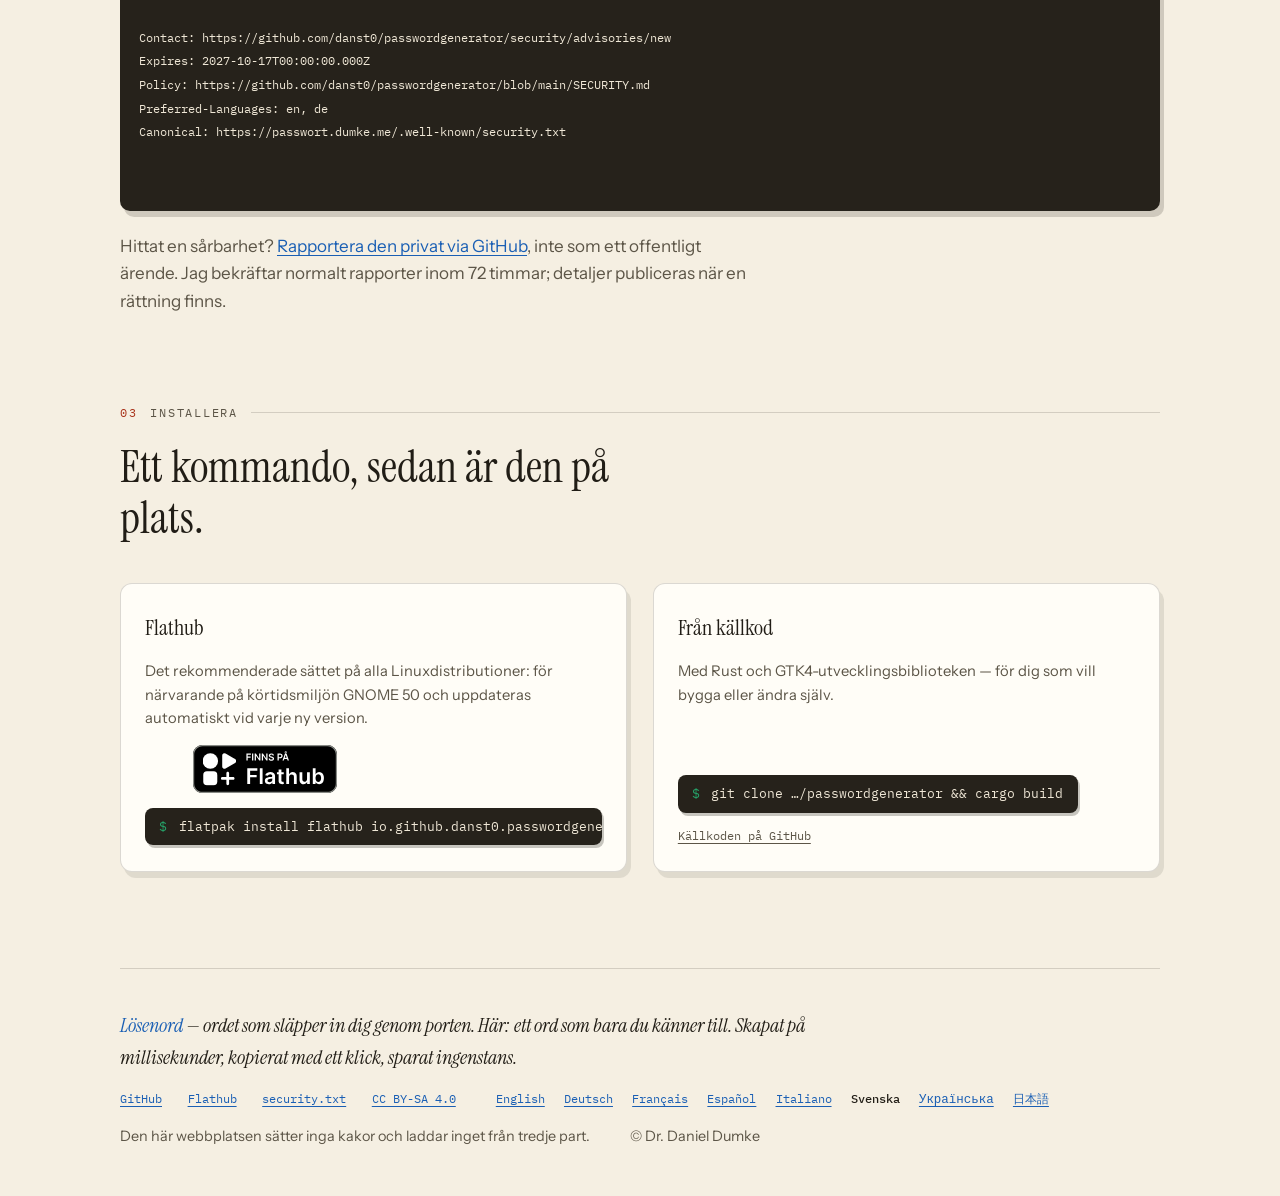
<file: web/sv/index.html>
<!DOCTYPE html>
<html lang="sv">
<head>
<meta charset="utf-8">
<meta name="viewport" content="width=device-width, initial-scale=1">
<title>Lösenordsgenerator — starka lösenord, helt offline</title>
<meta name="description" content="En inbyggd GTK4-app för GNOME: kryptografiskt starka lösenord som skapas lokalt — utan nätverk, utan moln, utan telemetri. På Flathub, på åtta språk.">
<link rel="icon" type="image/png" href="../assets/favicon.png">
<link rel="canonical" href="https://passwort.dumke.me/sv/">
<link rel="alternate" hreflang="en" href="https://passwort.dumke.me/">
<link rel="alternate" hreflang="de" href="https://passwort.dumke.me/de/">
<link rel="alternate" hreflang="fr" href="https://passwort.dumke.me/fr/">
<link rel="alternate" hreflang="es" href="https://passwort.dumke.me/es/">
<link rel="alternate" hreflang="it" href="https://passwort.dumke.me/it/">
<link rel="alternate" hreflang="sv" href="https://passwort.dumke.me/sv/">
<link rel="alternate" hreflang="uk" href="https://passwort.dumke.me/uk/">
<link rel="alternate" hreflang="ja" href="https://passwort.dumke.me/ja/">
<link rel="alternate" hreflang="x-default" href="https://passwort.dumke.me/">
<meta property="og:title" content="Lösenordsgenerator — starka lösenord, helt offline">
<meta property="og:description" content="En inbyggd GTK4-app för GNOME: kryptografiskt starka lösenord som skapas lokalt — utan nätverk, utan moln, utan telemetri. På Flathub, på åtta språk.">
<meta property="og:image" content="https://passwort.dumke.me/assets/dark_sv.png">
<meta property="og:url" content="https://passwort.dumke.me/sv/">
<meta property="og:type" content="website">
<meta property="og:locale" content="sv_SE">
<link rel="stylesheet" href="../styles.css">
</head>
<body data-copied="kopierat ✓">

<div class="wrap">
<header>
  <img src="../assets/icon.png" alt="" width="34" height="34">
  <a class="brand" href="./">Lösenordsgenerator</a>
  <nav>
    <a href="#features">Fördelar</a>
    <a href="#security">Säkerhet</a>
    <a href="#install">Installera</a>
    <a class="gh" href="https://github.com/danst0/passwordgenerator">GitHub&nbsp;↗</a>
    <a class="lang-link" href="#languages" title="Språk">SV</a>
  </nav>
</header>

<main>

<!-- ───────────────────────── hero ───────────────────────── -->
<section class="hero">
  <p class="kicker">Fri programvara · GNOME · helt offline</p>
  <h1>Starkt lösenord. <em>Bara hos dig.</em></h1>
  <p class="lede">Lösenordsgenerator är en inbyggd GTK4-app för GNOME. Den skapar kryptografiskt starka lösenord <strong>direkt på din dator</strong> — i grupper om fem tecken, ett klick från urklippet. Inget nätverk. Inget moln. Ingen telemetri.</p>

  <div class="cta-row">
    <a class="flathub" href="https://flathub.org/apps/io.github.danst0.passwordgenerator">
      <img src="../assets/flathub-badge-sv.svg" alt="Hämta på Flathub" width="240" height="80">
    </a>
    <button class="cmd" data-copy="flatpak install flathub io.github.danst0.passwordgenerator">
      flatpak install flathub io.github.danst0.passwordgenerator
    </button>
  </div>

  <div class="desk">
    <figure class="app-card" aria-label="Lösenordsgeneratorns fönster med ett nyskapat lösenord">
      <div class="file-bar">
        <span class="dot"></span><span class="dot"></span><span class="dot"></span>
        <span class="name">Lösenordsgenerator</span>
      </div>
      <pre class="app-lines"><span class="typed-wrap"><span class="typed">hT4k#-qW9m!-Lp2xZ</span><span class="caret"></span></span></pre>
      <div class="app-chips">
        <button type="button" class="chip green egg" aria-label="Kopiera det visade lösenordet" data-done="Verkligen kopierat ✓">Kopierat ✓</button>
        <span class="chip dim">Stänger om 10 s</span>
      </div>
    </figure>

    <div class="strength-card" role="img" aria-label="Styrkeindikator: 91,9 bitar entropi, bedömt som starkt, uppskattad tid för en offlineattack 75 miljoner år">
      <p class="strength-title">Styrka</p>
      <div class="chips">
        <span class="chip blue">91,9 bitar entropi</span>
        <span class="chip green">Starkt</span>
        <span class="chip red">Offlineattack: 7,5 × 10⁷ år</span>
      </div>
      <p class="strength-note">Exakt värde, bedömning och uppskattad tid för en brute force-attack — med antagandet tydligt angivet (10¹² gissningar/s, snabb hash), inte som reklam.</p>
    </div>
  </div>
</section>

<!-- ──────────────────────── features ─────────────────────── -->
<section id="features">
  <p class="sec-label"><b>01</b> Fördelar</p>
  <h2>Ditt lösenord stannar på din dator.</h2>
  <p class="sec-intro">Allt körs lokalt i en GTK4-app, paketerad som Flatpak. Det finns ingen server som kan lagra, tappa bort eller dela något — och inget du behöver ställa in för det.</p>

  <div class="shots">
    <div class="shot reveal">
      <img src="../assets/dark_sv.png" alt="Fönstret i mörkt läge med lösenord, teckenuppsättningar och alternativ">
    </div>
    <div class="shot shot-small reveal">
      <img src="../assets/light_sv.png" alt="Fönstret i ljust läge">
    </div>
  </div>

  <div class="features">
    <div class="feature reveal"><span class="check">[x]</span><h3>100 % offline</h3>
      <p>Ingen nätverksåtkomst — varken i Flatpaken eller i koden. Inga konton, inget moln, ingen telemetri: det finns helt enkelt inget som kan gå förlorat, stjälas eller säljas.</p></div>
    <div class="feature reveal"><span class="check">[x]</span><h3>Kryptografisk slump</h3>
      <p>Varje tecken kommer från operativsystemets slumptalsgenerator (OsRng) — samma källa som krypteringsprogram hämtar sina nycklar från.</p></div>
    <div class="feature reveal"><span class="check">[x]</span><h3>Grupper om fem</h3>
      <p><code>abcde-FGHIJ-12345</code> är lättare att läsa, diktera och skriva än en teckengröt — och längden syns direkt.</p></div>
    <div class="feature reveal"><span class="check">[x]</span><h3>Ärlig styrka</h3>
      <p>Exakt entropi, bedömning och uppskattad attacktid. Antagandet bakom (10¹² gissningar/s, snabb hash) visas — och standardstrategin anges aldrig som starkare än den är.</p></div>
    <div class="feature reveal"><span class="check">[x]</span><h3>Ett klick, klart</h3>
      <p>Lösenordet hamnar direkt i urklippet, om du vill redan vid start, med tydlig bekräftelse. Sedan stängs fönstret av sig självt: lösenordet försvinner från skärmen men kan fortfarande klistras in.</p></div>
    <div class="feature reveal"><span class="check">[x]</span><h3>Passar alla policyer</h3>
      <p>Gemener, versaler, siffror och specialtecken kan stängas av var för sig. Standardstrategin garanterar minst en versal, en siffra och ett specialtecken.</p></div>
    <div class="feature reveal"><span class="check">[x]</span><h3>Åtta språk</h3>
      <p>Svenska, engelska, franska, italienska, japanska, spanska, tyska och ukrainska — gränssnittet följer systemspråket.</p></div>
    <div class="feature reveal"><span class="check">[x]</span><h3>Smälter in i systemet</h3>
      <p>Ljust eller mörkt enligt systeminställningen. Enter skapar ett nytt lösenord, Ctrl+W stänger fönstret, Ctrl+Q avslutar — ingen mus behövs.</p></div>
  </div>
</section>

<!-- ──────────────────────── security ─────────────────────── -->
<section id="security">
  <p class="sec-label"><b>02</b> Säkerhet</p>
  <h2>Skapat lokalt, sparat ingenstans.</h2>
  <p class="sec-intro">Generatorn är medvetet liten: GTK4 för gränssnittet, <code>rand</code> för slumpen, några Wayland-bibliotek för urklippet. Inga konton, inga externa anslutningar, inga bakgrundstjänster. De viktigaste egenskaperna:</p>

  <div class="sec-grid">
    <div class="sec-item reveal">
      <h3><span class="no">a.</span>Inget nätverk</h3>
      <p>Flatpaken begär inte <code>--share=network</code>, och koden innehåller ingen nätverksåtkomst. Även om den ville kunde generatorn inte skicka något.</p>
    </div>
    <div class="sec-item reveal">
      <h3><span class="no">b.</span>Inga loggar, ingen historik</h3>
      <p>Lösenord visas aldrig i konsolen eller i systemjournalen och skrivs aldrig till disk. Bara dina inställningar sparas.</p>
    </div>
    <div class="sec-item reveal">
      <h3><span class="no">c.</span>Kort tid på skärmen</h3>
      <p>Med ”Stäng automatiskt” avslutas appen efter 10 sekunder; ett klick i fönstret pausar nedräkningen. Lösenordet ligger kvar i urklippet tills du kopierar något annat — använder du en urklippshistorik bör du radera det där.</p>
    </div>
    <div class="sec-item reveal">
      <h3><span class="no">d.</span>Granskningsbart</h3>
      <p>Öppen källkod under CC BY-SA 4.0: generering, entropiberäkning och styrkeuppskattning kan granskas i koden och täcks av tester.</p>
    </div>
  </div>

  <div class="terminal reveal" aria-label="security.txt: så rapporterar du sårbarheter">
    <div class="file-bar">
      <span class="dot"></span><span class="dot"></span><span class="dot"></span>
      <span class="name">security.txt</span>
    </div>
<pre>
Contact: https://github.com/danst0/passwordgenerator/security/advisories/new
Expires: 2027-10-17T00:00:00.000Z
Policy: https://github.com/danst0/passwordgenerator/blob/main/SECURITY.md
Preferred-Languages: en, de
Canonical: https://passwort.dumke.me/.well-known/security.txt
</pre>
  </div>
  <p class="sec-report">Hittat en sårbarhet? <a href="https://github.com/danst0/passwordgenerator/security/advisories/new">Rapportera den privat via GitHub</a>, inte som ett offentligt ärende. Jag bekräftar normalt rapporter inom 72 timmar; detaljer publiceras när en rättning finns.</p>
</section>

<!-- ──────────────────────── install ──────────────────────── -->
<section id="install">
  <p class="sec-label"><b>03</b> Installera</p>
  <h2>Ett kommando, sedan är den på plats.</h2>

  <div class="install-grid">
    <div class="install-card reveal">
      <h3>Flathub</h3>
      <p>Det rekommenderade sättet på alla Linuxdistributioner: för närvarande på körtidsmiljön GNOME 50 och uppdateras automatiskt vid varje ny version.</p>
      <a class="flathub" href="https://flathub.org/apps/io.github.danst0.passwordgenerator">
        <img src="../assets/flathub-badge-sv.svg" alt="Hämta på Flathub" width="240" height="80">
      </a>
      <button class="cmd" data-copy="flatpak install flathub io.github.danst0.passwordgenerator">flatpak install flathub io.github.danst0.passwordgenerator</button>
    </div>

    <div class="install-card reveal">
      <h3>Från källkod</h3>
      <p>Med Rust och GTK4-utvecklingsbiblioteken — för dig som vill bygga eller ändra själv.</p>
      <button class="cmd" data-copy="git clone https://github.com/danst0/passwordgenerator &amp;&amp; cd passwordgenerator &amp;&amp; cargo build">git clone …/passwordgenerator &amp;&amp; cargo build</button>
      <span class="alt"><a href="https://github.com/danst0/passwordgenerator">Källkoden på GitHub</a></span>
    </div>
  </div>
</section>

</main>

<footer>
  <p class="meaning"><b>Lösenord</b> — ordet som släpper in dig genom porten. Här: ett ord som bara du känner till. Skapat på millisekunder, kopierat med ett klick, sparat ingenstans.</p>
  <nav>
    <a href="https://github.com/danst0/passwordgenerator">GitHub</a>
    <a href="https://flathub.org/apps/io.github.danst0.passwordgenerator">Flathub</a>
    <a href="../.well-known/security.txt">security.txt</a>
    <a href="https://github.com/danst0/passwordgenerator/blob/main/LICENSE">CC BY-SA 4.0</a>
  </nav>
  <nav id="languages" class="langs" aria-label="Språk">
    <a href="../" hreflang="en" lang="en" data-lang="en">English</a>
    <a href="../de/" hreflang="de" lang="de" data-lang="de">Deutsch</a>
    <a href="../fr/" hreflang="fr" lang="fr" data-lang="fr">Français</a>
    <a href="../es/" hreflang="es" lang="es" data-lang="es">Español</a>
    <a href="../it/" hreflang="it" lang="it" data-lang="it">Italiano</a>
    <a href="../sv/" hreflang="sv" lang="sv" data-lang="sv" aria-current="page">Svenska</a>
    <a href="../uk/" hreflang="uk" lang="uk" data-lang="uk">Українська</a>
    <a href="../ja/" hreflang="ja" lang="ja" data-lang="ja">日本語</a>
  </nav>
  <p>Den här webbplatsen sätter inga kakor och laddar inget från tredje part.</p>
  <p>© Dr. Daniel Dumke</p>
</footer>
</div>

<script src="../site.js"></script>
</body>
</html>
</file>
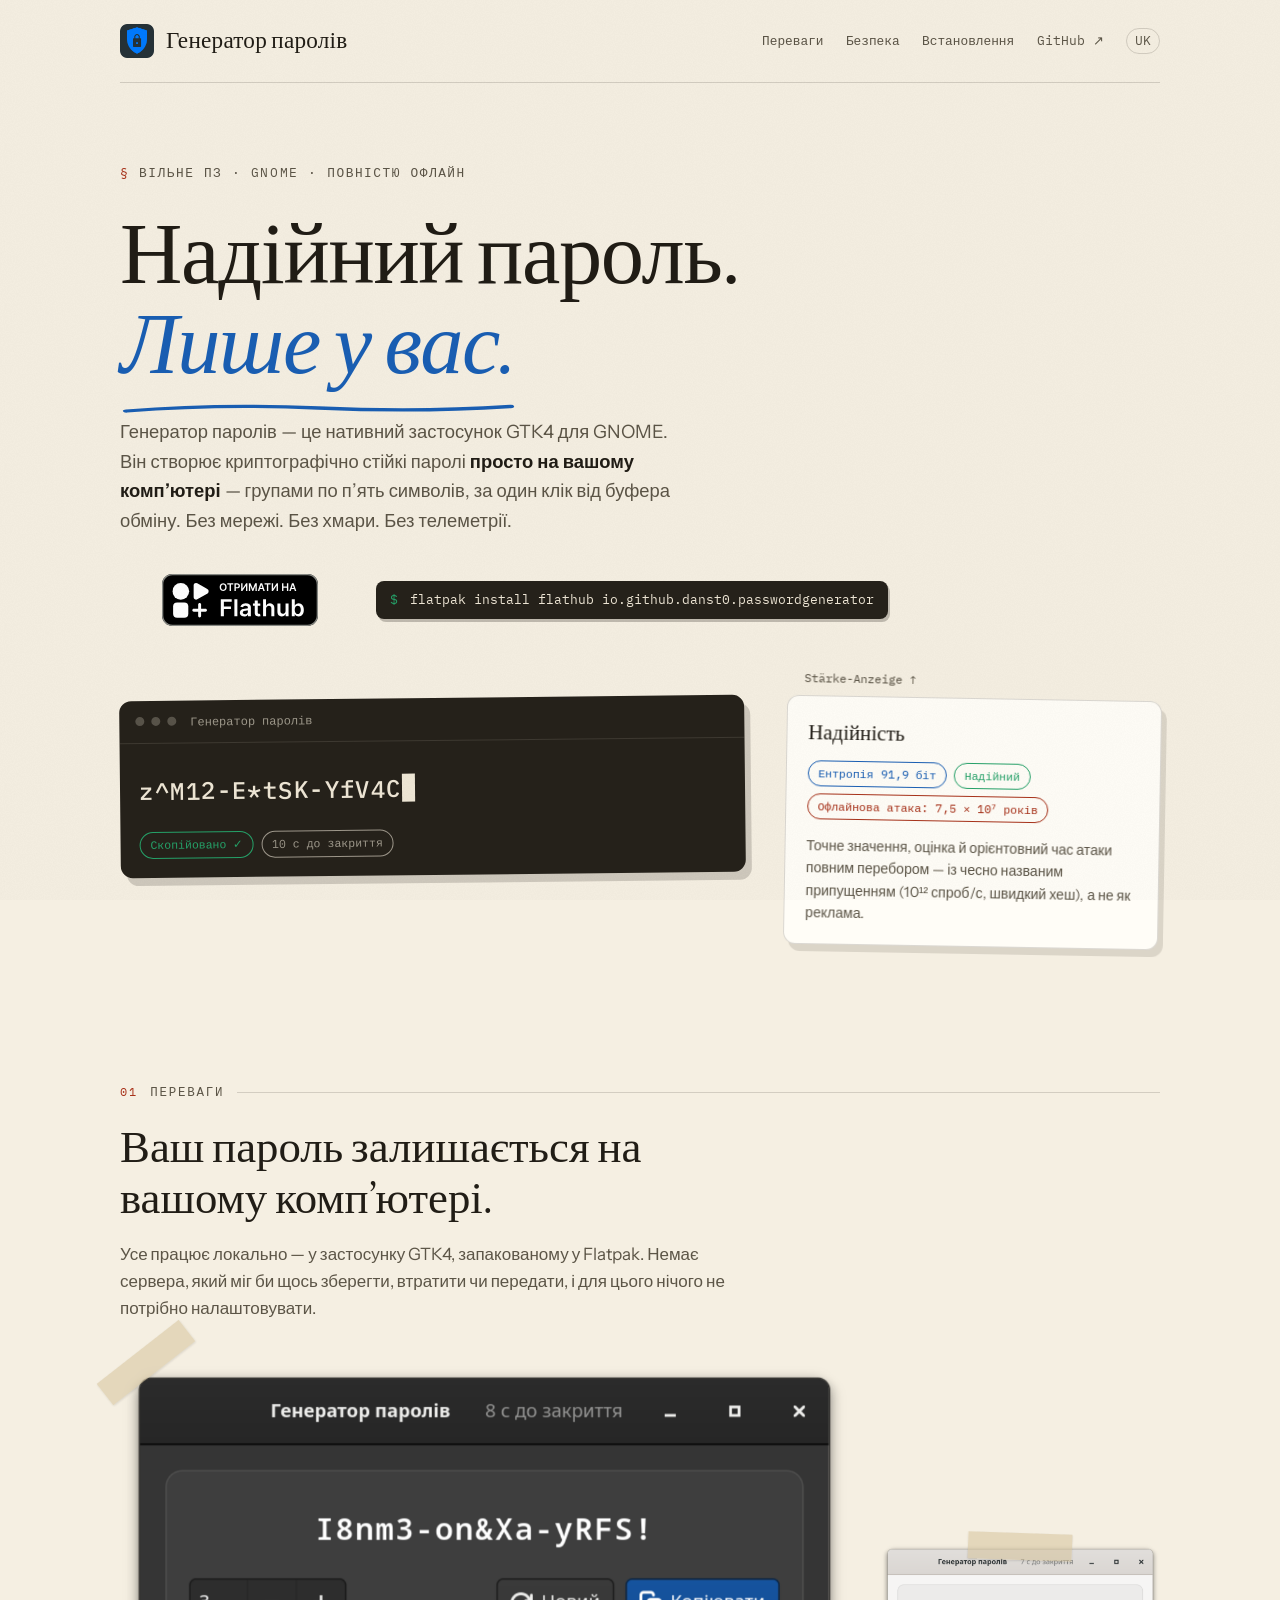
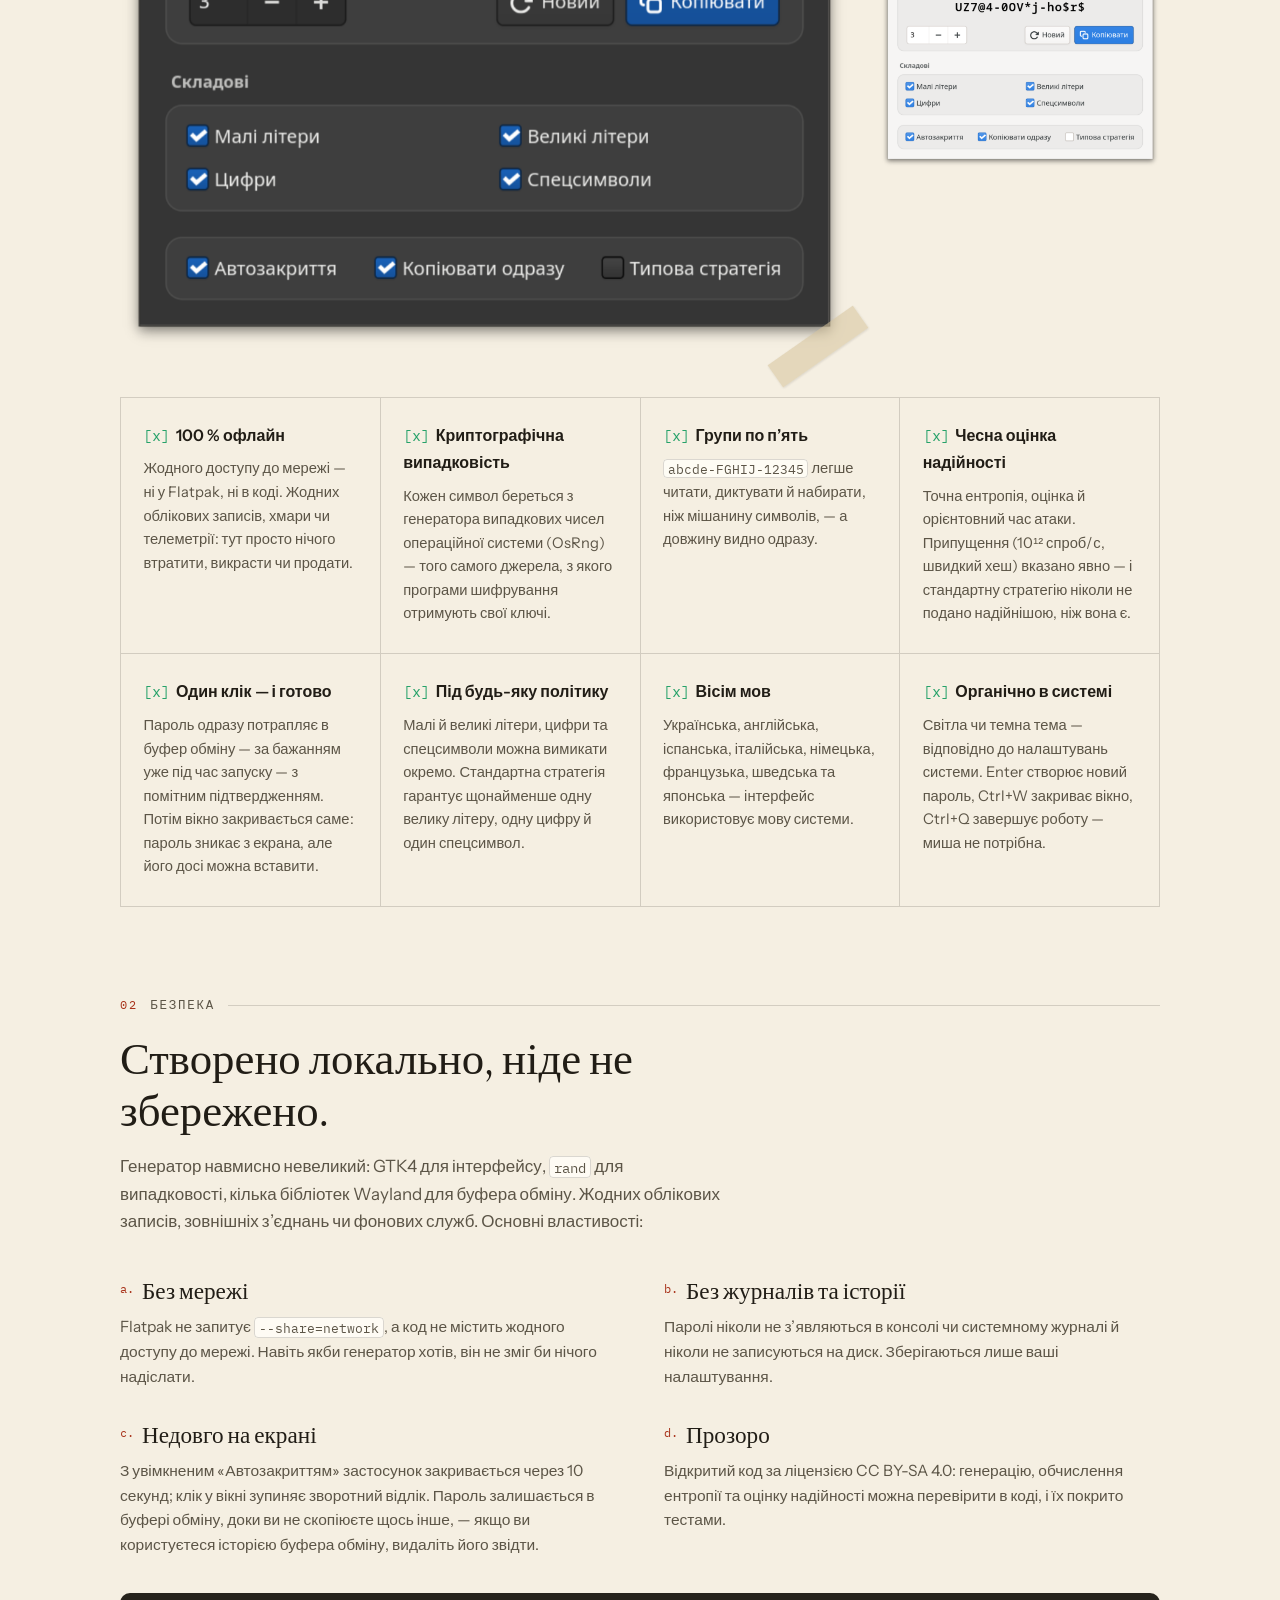
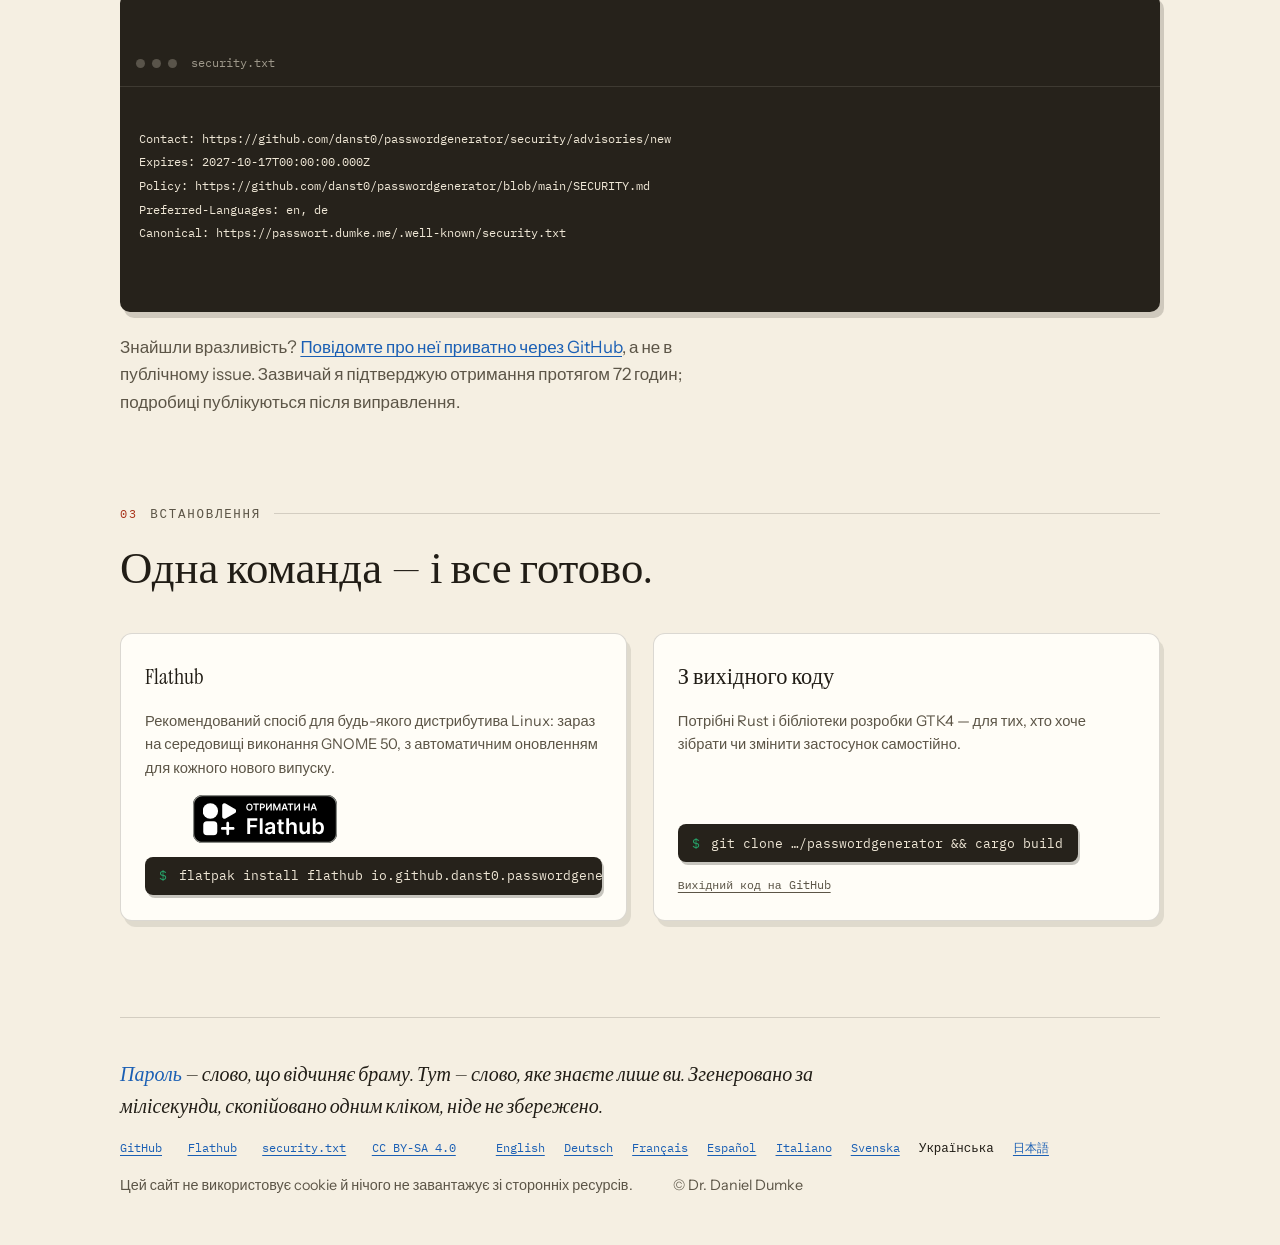
<file: web/uk/index.html>
<!DOCTYPE html>
<html lang="uk">
<head>
<meta charset="utf-8">
<meta name="viewport" content="width=device-width, initial-scale=1">
<title>Генератор паролів — надійні паролі, повністю офлайн</title>
<meta name="description" content="Нативний застосунок GTK4 для GNOME: криптографічно стійкі паролі, згенеровані локально, — без мережі, без хмари, без телеметрії. На Flathub, вісьмома мовами.">
<link rel="icon" type="image/png" href="../assets/favicon.png">
<link rel="canonical" href="https://passwort.dumke.me/uk/">
<link rel="alternate" hreflang="en" href="https://passwort.dumke.me/">
<link rel="alternate" hreflang="de" href="https://passwort.dumke.me/de/">
<link rel="alternate" hreflang="fr" href="https://passwort.dumke.me/fr/">
<link rel="alternate" hreflang="es" href="https://passwort.dumke.me/es/">
<link rel="alternate" hreflang="it" href="https://passwort.dumke.me/it/">
<link rel="alternate" hreflang="sv" href="https://passwort.dumke.me/sv/">
<link rel="alternate" hreflang="uk" href="https://passwort.dumke.me/uk/">
<link rel="alternate" hreflang="ja" href="https://passwort.dumke.me/ja/">
<link rel="alternate" hreflang="x-default" href="https://passwort.dumke.me/">
<meta property="og:title" content="Генератор паролів — надійні паролі, повністю офлайн">
<meta property="og:description" content="Нативний застосунок GTK4 для GNOME: криптографічно стійкі паролі, згенеровані локально, — без мережі, без хмари, без телеметрії. На Flathub, вісьмома мовами.">
<meta property="og:image" content="https://passwort.dumke.me/assets/dark_uk.png">
<meta property="og:url" content="https://passwort.dumke.me/uk/">
<meta property="og:type" content="website">
<meta property="og:locale" content="uk_UA">
<link rel="stylesheet" href="../styles.css">
</head>
<body data-copied="скопійовано ✓">

<div class="wrap">
<header>
  <img src="../assets/icon.png" alt="" width="34" height="34">
  <a class="brand" href="./">Генератор паролів</a>
  <nav>
    <a href="#features">Переваги</a>
    <a href="#security">Безпека</a>
    <a href="#install">Встановлення</a>
    <a class="gh" href="https://github.com/danst0/passwordgenerator">GitHub&nbsp;↗</a>
    <a class="lang-link" href="#languages" title="Мова">UK</a>
  </nav>
</header>

<main>

<!-- ───────────────────────── hero ───────────────────────── -->
<section class="hero">
  <p class="kicker">Вільне ПЗ · GNOME · повністю офлайн</p>
  <h1>Надійний пароль. <em>Лише у вас.</em></h1>
  <p class="lede">Генератор паролів — це нативний застосунок GTK4 для GNOME. Він створює криптографічно стійкі паролі <strong>просто на вашому комп’ютері</strong> — групами по п’ять символів, за один клік від буфера обміну. Без мережі. Без хмари. Без телеметрії.</p>

  <div class="cta-row">
    <a class="flathub" href="https://flathub.org/apps/io.github.danst0.passwordgenerator">
      <img src="../assets/flathub-badge-uk.svg" alt="Завантажити з Flathub" width="240" height="80">
    </a>
    <button class="cmd" data-copy="flatpak install flathub io.github.danst0.passwordgenerator">
      flatpak install flathub io.github.danst0.passwordgenerator
    </button>
  </div>

  <div class="desk">
    <figure class="app-card" aria-label="Вікно Генератора паролів зі щойно згенерованим паролем">
      <div class="file-bar">
        <span class="dot"></span><span class="dot"></span><span class="dot"></span>
        <span class="name">Генератор паролів</span>
      </div>
      <pre class="app-lines"><span class="typed-wrap"><span class="typed">hT4k#-qW9m!-Lp2xZ</span><span class="caret"></span></span></pre>
      <div class="app-chips">
        <button type="button" class="chip green egg" aria-label="Скопіювати показаний пароль" data-done="Справді скопійовано ✓">Скопійовано ✓</button>
        <span class="chip dim">10 с до закриття</span>
      </div>
    </figure>

    <div class="strength-card" role="img" aria-label="Індикатор надійності: 91,9 біт ентропії, оцінка «Надійний», орієнтовний час офлайнової атаки 75 мільйонів років">
      <p class="strength-title">Надійність</p>
      <div class="chips">
        <span class="chip blue">Ентропія 91,9 біт</span>
        <span class="chip green">Надійний</span>
        <span class="chip red">Офлайнова атака: 7,5 × 10⁷ років</span>
      </div>
      <p class="strength-note">Точне значення, оцінка й орієнтовний час атаки повним перебором — із чесно названим припущенням (10¹² спроб/с, швидкий хеш), а не як реклама.</p>
    </div>
  </div>
</section>

<!-- ──────────────────────── features ─────────────────────── -->
<section id="features">
  <p class="sec-label"><b>01</b> Переваги</p>
  <h2>Ваш пароль залишається на вашому комп’ютері.</h2>
  <p class="sec-intro">Усе працює локально — у застосунку GTK4, запакованому у Flatpak. Немає сервера, який міг би щось зберегти, втратити чи передати, і для цього нічого не потрібно налаштовувати.</p>

  <div class="shots">
    <div class="shot reveal">
      <img src="../assets/dark_uk.png" alt="Вікно в темному режимі: пароль, набори символів і параметри">
    </div>
    <div class="shot shot-small reveal">
      <img src="../assets/light_uk.png" alt="Вікно у світлому режимі">
    </div>
  </div>

  <div class="features">
    <div class="feature reveal"><span class="check">[x]</span><h3>100 % офлайн</h3>
      <p>Жодного доступу до мережі — ні у Flatpak, ні в коді. Жодних облікових записів, хмари чи телеметрії: тут просто нічого втратити, викрасти чи продати.</p></div>
    <div class="feature reveal"><span class="check">[x]</span><h3>Криптографічна випадковість</h3>
      <p>Кожен символ береться з генератора випадкових чисел операційної системи (OsRng) — того самого джерела, з якого програми шифрування отримують свої ключі.</p></div>
    <div class="feature reveal"><span class="check">[x]</span><h3>Групи по п’ять</h3>
      <p><code>abcde-FGHIJ-12345</code> легше читати, диктувати й набирати, ніж мішанину символів, — а довжину видно одразу.</p></div>
    <div class="feature reveal"><span class="check">[x]</span><h3>Чесна оцінка надійності</h3>
      <p>Точна ентропія, оцінка й орієнтовний час атаки. Припущення (10¹² спроб/с, швидкий хеш) вказано явно — і стандартну стратегію ніколи не подано надійнішою, ніж вона є.</p></div>
    <div class="feature reveal"><span class="check">[x]</span><h3>Один клік — і готово</h3>
      <p>Пароль одразу потрапляє в буфер обміну — за бажанням уже під час запуску — з помітним підтвердженням. Потім вікно закривається саме: пароль зникає з екрана, але його досі можна вставити.</p></div>
    <div class="feature reveal"><span class="check">[x]</span><h3>Під будь-яку політику</h3>
      <p>Малі й великі літери, цифри та спецсимволи можна вимикати окремо. Стандартна стратегія гарантує щонайменше одну велику літеру, одну цифру й один спецсимвол.</p></div>
    <div class="feature reveal"><span class="check">[x]</span><h3>Вісім мов</h3>
      <p>Українська, англійська, іспанська, італійська, німецька, французька, шведська та японська — інтерфейс використовує мову системи.</p></div>
    <div class="feature reveal"><span class="check">[x]</span><h3>Органічно в системі</h3>
      <p>Світла чи темна тема — відповідно до налаштувань системи. Enter створює новий пароль, Ctrl+W закриває вікно, Ctrl+Q завершує роботу — миша не потрібна.</p></div>
  </div>
</section>

<!-- ──────────────────────── security ─────────────────────── -->
<section id="security">
  <p class="sec-label"><b>02</b> Безпека</p>
  <h2>Створено локально, ніде не збережено.</h2>
  <p class="sec-intro">Генератор навмисно невеликий: GTK4 для інтерфейсу, <code>rand</code> для випадковості, кілька бібліотек Wayland для буфера обміну. Жодних облікових записів, зовнішніх з’єднань чи фонових служб. Основні властивості:</p>

  <div class="sec-grid">
    <div class="sec-item reveal">
      <h3><span class="no">a.</span>Без мережі</h3>
      <p>Flatpak не запитує <code>--share=network</code>, а код не містить жодного доступу до мережі. Навіть якби генератор хотів, він не зміг би нічого надіслати.</p>
    </div>
    <div class="sec-item reveal">
      <h3><span class="no">b.</span>Без журналів та історії</h3>
      <p>Паролі ніколи не з’являються в консолі чи системному журналі й ніколи не записуються на диск. Зберігаються лише ваші налаштування.</p>
    </div>
    <div class="sec-item reveal">
      <h3><span class="no">c.</span>Недовго на екрані</h3>
      <p>З увімкненим «Автозакриттям» застосунок закривається через 10 секунд; клік у вікні зупиняє зворотний відлік. Пароль залишається в буфері обміну, доки ви не скопіюєте щось інше, — якщо ви користуєтеся історією буфера обміну, видаліть його звідти.</p>
    </div>
    <div class="sec-item reveal">
      <h3><span class="no">d.</span>Прозоро</h3>
      <p>Відкритий код за ліцензією CC BY-SA 4.0: генерацію, обчислення ентропії та оцінку надійності можна перевірити в коді, і їх покрито тестами.</p>
    </div>
  </div>

  <div class="terminal reveal" aria-label="security.txt: як повідомити про вразливість">
    <div class="file-bar">
      <span class="dot"></span><span class="dot"></span><span class="dot"></span>
      <span class="name">security.txt</span>
    </div>
<pre>
Contact: https://github.com/danst0/passwordgenerator/security/advisories/new
Expires: 2027-10-17T00:00:00.000Z
Policy: https://github.com/danst0/passwordgenerator/blob/main/SECURITY.md
Preferred-Languages: en, de
Canonical: https://passwort.dumke.me/.well-known/security.txt
</pre>
  </div>
  <p class="sec-report">Знайшли вразливість? <a href="https://github.com/danst0/passwordgenerator/security/advisories/new">Повідомте про неї приватно через GitHub</a>, а не в публічному issue. Зазвичай я підтверджую отримання протягом 72 годин; подробиці публікуються після виправлення.</p>
</section>

<!-- ──────────────────────── install ──────────────────────── -->
<section id="install">
  <p class="sec-label"><b>03</b> Встановлення</p>
  <h2>Одна команда — і все готово.</h2>

  <div class="install-grid">
    <div class="install-card reveal">
      <h3>Flathub</h3>
      <p>Рекомендований спосіб для будь-якого дистрибутива Linux: зараз на середовищі виконання GNOME 50, з автоматичним оновленням для кожного нового випуску.</p>
      <a class="flathub" href="https://flathub.org/apps/io.github.danst0.passwordgenerator">
        <img src="../assets/flathub-badge-uk.svg" alt="Завантажити з Flathub" width="240" height="80">
      </a>
      <button class="cmd" data-copy="flatpak install flathub io.github.danst0.passwordgenerator">flatpak install flathub io.github.danst0.passwordgenerator</button>
    </div>

    <div class="install-card reveal">
      <h3>З вихідного коду</h3>
      <p>Потрібні Rust і бібліотеки розробки GTK4 — для тих, хто хоче зібрати чи змінити застосунок самостійно.</p>
      <button class="cmd" data-copy="git clone https://github.com/danst0/passwordgenerator &amp;&amp; cd passwordgenerator &amp;&amp; cargo build">git clone …/passwordgenerator &amp;&amp; cargo build</button>
      <span class="alt"><a href="https://github.com/danst0/passwordgenerator">Вихідний код на GitHub</a></span>
    </div>
  </div>
</section>

</main>

<footer>
  <p class="meaning"><b>Пароль</b> — слово, що відчиняє браму. Тут — слово, яке знаєте лише ви. Згенеровано за мілісекунди, скопійовано одним кліком, ніде не збережено.</p>
  <nav>
    <a href="https://github.com/danst0/passwordgenerator">GitHub</a>
    <a href="https://flathub.org/apps/io.github.danst0.passwordgenerator">Flathub</a>
    <a href="../.well-known/security.txt">security.txt</a>
    <a href="https://github.com/danst0/passwordgenerator/blob/main/LICENSE">CC BY-SA 4.0</a>
  </nav>
  <nav id="languages" class="langs" aria-label="Мова">
    <a href="../" hreflang="en" lang="en" data-lang="en">English</a>
    <a href="../de/" hreflang="de" lang="de" data-lang="de">Deutsch</a>
    <a href="../fr/" hreflang="fr" lang="fr" data-lang="fr">Français</a>
    <a href="../es/" hreflang="es" lang="es" data-lang="es">Español</a>
    <a href="../it/" hreflang="it" lang="it" data-lang="it">Italiano</a>
    <a href="../sv/" hreflang="sv" lang="sv" data-lang="sv">Svenska</a>
    <a href="../uk/" hreflang="uk" lang="uk" data-lang="uk" aria-current="page">Українська</a>
    <a href="../ja/" hreflang="ja" lang="ja" data-lang="ja">日本語</a>
  </nav>
  <p>Цей сайт не використовує cookie й нічого не завантажує зі сторонніх ресурсів.</p>
  <p>© Dr. Daniel Dumke</p>
</footer>
</div>

<script src="../site.js"></script>
</body>
</html>
</file>
<file: web/styles.css>
/* ───────────────────────────────────────────────────────────────
   Passwortgenerator — Info-Seite
   Ästhetik wie Reinschrift: Tinte auf Papier. Cremefarben,
   gesetzte Typo, Kugelschreiber-blau, roter Bleistift für die
   Crack-Zeit, ein ordentlicher grüner Haken.
   ─────────────────────────────────────────────────────────────── */

/* Schriften lokal ausgeliefert (SIL Open Font License), keine
   Anfragen an Dritte. Latin-Subset von Google Fonts. */
@font-face {
  font-family: "IBM Plex Mono";
  font-style: normal;
  font-weight: 400;
  font-display: swap;
  src: url("assets/fonts/ibm-plex-mono-400.woff2") format("woff2");
}
@font-face {
  font-family: "IBM Plex Mono";
  font-style: normal;
  font-weight: 500;
  font-display: swap;
  src: url("assets/fonts/ibm-plex-mono-500.woff2") format("woff2");
}
@font-face {
  font-family: "Instrument Sans";
  font-style: normal;
  font-weight: 400 600;
  font-display: swap;
  src: url("assets/fonts/instrument-sans.woff2") format("woff2");
}
@font-face {
  font-family: "Instrument Serif";
  font-style: normal;
  font-weight: 400;
  font-display: swap;
  src: url("assets/fonts/instrument-serif.woff2") format("woff2");
}
@font-face {
  font-family: "Instrument Serif";
  font-style: italic;
  font-weight: 400;
  font-display: swap;
  src: url("assets/fonts/instrument-serif-italic.woff2") format("woff2");
}

:root {
  --paper: #f5efe2;
  --paper-deep: #ede5d3;
  --ink: #211d16;
  --ink-soft: #5c5547;
  --blue: #1a5fb4;
  --blue-soft: #99c1f1;
  --red: #a8321a;
  --green: #26a269;
  --teal: #1f7a72;
  --dark: #26221b;
  --dark-ink: #efe7d6;
  --rule: rgba(33, 29, 22, 0.16);
  --serif: "Instrument Serif", Georgia, serif;
  --sans: "Instrument Sans", "Cantarell", sans-serif;
  --mono: "IBM Plex Mono", "Liberation Mono", monospace;
}

* { box-sizing: border-box; margin: 0; padding: 0; }

html { scroll-behavior: smooth; }

body {
  background: var(--paper);
  color: var(--ink);
  font-family: var(--sans);
  font-size: 1.0625rem;
  line-height: 1.6;
  overflow-x: hidden;
}

/* paper grain over everything */
body::before {
  content: "";
  position: fixed;
  inset: 0;
  pointer-events: none;
  z-index: 2000;
  opacity: 0.5;
  background-image: url("data:image/svg+xml,%3Csvg xmlns='http://www.w3.org/2000/svg' width='160' height='160'%3E%3Cfilter id='n'%3E%3CfeTurbulence type='fractalNoise' baseFrequency='0.9' numOctaves='2'/%3E%3CfeColorMatrix values='0 0 0 0 0  0 0 0 0 0  0 0 0 0 0  0 0 0 0.05 0'/%3E%3C/filter%3E%3Crect width='160' height='160' filter='url(%23n)'/%3E%3C/svg%3E");
}

::selection { background: var(--blue-soft); color: var(--ink); }

a { color: var(--blue); text-decoration-thickness: 1px; text-underline-offset: 3px; }
a:hover { color: var(--red); }

code {
  font-family: var(--mono);
  font-size: 0.85em;
  background: rgba(255, 253, 247, 0.9);
  border: 1px solid var(--rule);
  border-radius: 4px;
  padding: 0.05em 0.3em;
}

.wrap { max-width: 68rem; margin: 0 auto; padding: 0 1.5rem; }

/* ── header ───────────────────────────────────────────────────── */

header {
  display: flex;
  align-items: center;
  gap: 0.75rem;
  padding: 1.4rem 0;
  border-bottom: 1px solid var(--rule);
}

header img { width: 34px; height: 34px; }

header .brand {
  font-family: var(--serif);
  font-size: 1.45rem;
  letter-spacing: 0.01em;
  color: var(--ink);
  text-decoration: none;
}
header .brand:hover { color: var(--ink); }

header nav {
  margin-left: auto;
  display: flex;
  gap: 1.4rem;
  align-items: center;
  font-family: var(--mono);
  font-size: 0.8rem;
}
header nav a { color: var(--ink-soft); text-decoration: none; white-space: nowrap; }
header nav a:hover { color: var(--blue); }

/* ── hero ─────────────────────────────────────────────────────── */

.hero { padding: 5rem 0 4rem; position: relative; }

.kicker {
  font-family: var(--mono);
  font-size: 0.8rem;
  letter-spacing: 0.12em;
  text-transform: uppercase;
  color: var(--ink-soft);
  margin-bottom: 1.6rem;
}
.kicker::before { content: "§ "; color: var(--red); }

h1 {
  font-family: var(--serif);
  font-weight: 400;
  font-size: clamp(2.9rem, 7.5vw, 5.4rem);
  line-height: 1.04;
  letter-spacing: -0.015em;
  max-width: 16ch;
}
h1 em {
  font-style: italic;
  color: var(--blue);
  /* hand-drawn underline under the em */
  background: url("data:image/svg+xml,%3Csvg xmlns='http://www.w3.org/2000/svg' viewBox='0 0 120 8' preserveAspectRatio='none'%3E%3Cpath d='M2 6 Q 30 1 60 4 T 118 3' fill='none' stroke='%231a5fb4' stroke-width='2.2' stroke-linecap='round'/%3E%3C/svg%3E") no-repeat bottom / 100% 0.14em;
  padding-bottom: 0.16em;
}

.hero .lede {
  margin-top: 1.8rem;
  max-width: 36rem;
  font-size: 1.15rem;
  color: var(--ink-soft);
}
.hero .lede strong { color: var(--ink); font-weight: 600; }

.cta-row {
  margin-top: 2.4rem;
  display: flex;
  flex-wrap: wrap;
  align-items: center;
  gap: 1rem;
}
.cta-row .flathub img { height: 52px; display: block; }

.cmd {
  font-family: var(--mono);
  font-size: 0.82rem;
  background: var(--dark);
  color: var(--dark-ink);
  border-radius: 8px;
  padding: 0.65rem 0.9rem;
  display: inline-flex;
  align-items: center;
  gap: 0.7rem;
  border: none;
  cursor: pointer;
  box-shadow: 2px 3px 0 rgba(33, 29, 22, 0.25);
  transition: transform 0.12s ease, box-shadow 0.12s ease;
  max-width: 100%;
}
.cmd:hover { transform: translate(-1px, -1px); box-shadow: 3px 4px 0 rgba(33, 29, 22, 0.3); }
.cmd::before { content: "$"; color: var(--green); }
.cmd .copied { color: var(--green); font-size: 0.72rem; }
.cmd { white-space: nowrap; overflow-x: auto; }

/* ── das Fenster und die Stärke-Karte ─────────────────────────── */

.desk {
  margin-top: 4.5rem;
  display: grid;
  grid-template-columns: minmax(0, 1.25fr) minmax(0, 0.75fr);
  gap: 2.5rem;
  align-items: start;
}

.app-card {
  background: var(--dark);
  color: var(--dark-ink);
  border-radius: 12px;
  box-shadow: 6px 8px 0 rgba(33, 29, 22, 0.18);
  transform: rotate(-0.6deg);
  overflow: hidden;
}
.file-bar {
  display: flex;
  align-items: center;
  gap: 0.45rem;
  font-family: var(--mono);
  font-size: 0.75rem;
  color: rgba(239, 231, 214, 0.6);
  padding: 0.7rem 1rem;
  border-bottom: 1px solid rgba(239, 231, 214, 0.12);
}
.file-bar .dot { width: 9px; height: 9px; border-radius: 50%; background: rgba(239, 231, 214, 0.25); }
.file-bar .name { margin-left: 0.4rem; }

.app-lines {
  font-family: var(--mono);
  font-size: clamp(0.9rem, 2.6vw, 1.5rem);
  font-weight: 500;
  letter-spacing: 0.06em;
  line-height: 2.1;
  padding: 1.4rem 1.2rem 1rem;
  white-space: pre;
  overflow-x: auto;
}
.app-chips {
  display: flex;
  flex-wrap: wrap;
  gap: 0.45rem;
  padding: 0 1.2rem 1.2rem;
}

.typed-wrap { display: inline-flex; align-items: baseline; }
.typed {
  display: inline-block;
  overflow: hidden;
  white-space: pre;
  max-width: 0;
  animation: type 2.2s steps(19, end) 0.9s forwards;
}
.caret {
  display: inline-block;
  width: 0.55em;
  height: 1.15em;
  transform: translateY(0.18em);
  background: var(--dark-ink);
  animation: blink 0.9s steps(1) infinite;
}
@keyframes type { to { max-width: 20ch; } }
@keyframes blink { 50% { opacity: 0; } }

/* die Stärke-Karte rückt rein, wenn das Passwort "geschrieben" ist */
.strength-card {
  background: #fffdf7;
  border: 1px solid var(--rule);
  border-radius: 12px;
  padding: 1.2rem 1.3rem;
  box-shadow: 5px 7px 0 rgba(33, 29, 22, 0.12);
  transform: rotate(1deg) translateY(14px);
  opacity: 0;
  animation: appear 0.55s cubic-bezier(0.2, 0.8, 0.3, 1.1) 3.6s forwards;
  position: relative;
}
.strength-card::before {
  content: "Stärke-Anzeige ↑";
  position: absolute;
  top: -1.7rem;
  left: 1rem;
  font-family: var(--mono);
  font-size: 0.72rem;
  color: var(--ink-soft);
}
@keyframes appear { to { opacity: 1; transform: rotate(1deg) translateY(0); } }

.strength-title {
  font-family: var(--serif);
  font-size: 1.3rem;
  margin-bottom: 0.7rem;
}
.chips { display: flex; flex-wrap: wrap; gap: 0.45rem; }
.chip {
  font-family: var(--mono);
  font-size: 0.72rem;
  padding: 0.18rem 0.6rem;
  border-radius: 999px;
  border: 1px solid currentColor;
}
.chip.blue { color: var(--blue); }
.chip.green { color: var(--green); }
.chip.red { color: var(--red); }
.chip.dim { color: rgba(239, 231, 214, 0.6); }

/* Easter egg: der „Kopiert“-Chip kopiert wirklich */
button.chip {
  background: none;
  line-height: inherit;
  cursor: pointer;
}
button.chip:hover { background: rgba(38, 162, 105, 0.12); }

.strength-note {
  margin-top: 0.9rem;
  font-size: 0.88rem;
  color: var(--ink-soft);
}

/* ── section scaffolding ──────────────────────────────────────── */

section { padding: 4.5rem 0 1rem; }

.sec-label {
  font-family: var(--mono);
  font-size: 0.78rem;
  letter-spacing: 0.14em;
  text-transform: uppercase;
  color: var(--ink-soft);
  display: flex;
  align-items: center;
  gap: 0.8rem;
  margin-bottom: 1.2rem;
}
.sec-label::after { content: ""; height: 1px; background: var(--rule); flex: 1; }
.sec-label b { color: var(--red); font-weight: 400; }

h2 {
  font-family: var(--serif);
  font-weight: 400;
  font-size: clamp(1.9rem, 4vw, 2.8rem);
  line-height: 1.15;
  max-width: 26ch;
  margin-bottom: 1rem;
}

.sec-intro { color: var(--ink-soft); max-width: 38rem; }

/* ── screenshots ──────────────────────────────────────────────── */

.shots {
  margin: 2.5rem 0 3rem;
  display: grid;
  grid-template-columns: minmax(0, 2.6fr) minmax(0, 1fr);
  gap: 2rem;
  align-items: center;
}

.shot {
  position: relative;
  transform: rotate(-1.1deg);
}
/* screenshots carry the native window shadow and rounded corners */
.shot img {
  width: 100%;
  display: block;
}
/* tape strips */
.shot::before, .shot::after {
  content: "";
  position: absolute;
  width: 6.5rem; height: 1.7rem;
  background: rgba(214, 196, 156, 0.55);
  box-shadow: 0 1px 2px rgba(33, 29, 22, 0.12);
  z-index: 2;
}
.shot::before { top: -0.8rem; left: -1.6rem; transform: rotate(-38deg); }
.shot::after { bottom: -0.7rem; right: -1.4rem; transform: rotate(-35deg); }

.shot-small { transform: rotate(1.6deg); }
.shot-small::after { display: none; }
.shot-small::before { top: -0.6rem; left: 50%; margin-left: -3.25rem; transform: rotate(2deg); }

/* ── features ─────────────────────────────────────────────────── */

.features {
  display: grid;
  grid-template-columns: repeat(auto-fit, minmax(15rem, 1fr));
  gap: 0;
  border-top: 1px solid var(--rule);
  border-left: 1px solid var(--rule);
}
.feature {
  border-right: 1px solid var(--rule);
  border-bottom: 1px solid var(--rule);
  padding: 1.5rem 1.4rem 1.7rem;
  position: relative;
  transition: background 0.2s ease;
}
.feature:hover { background: rgba(255, 253, 247, 0.85); }
.feature .check {
  font-family: var(--mono);
  color: var(--green);
  font-size: 0.95rem;
}
.feature h3 {
  display: inline;
  font-family: var(--sans);
  font-weight: 600;
  font-size: 1rem;
  margin-left: 0.35rem;
}
.feature p { margin-top: 0.55rem; color: var(--ink-soft); font-size: 0.92rem; }

/* ── sicherheit ───────────────────────────────────────────────── */

.sec-grid {
  margin-top: 2.4rem;
  display: grid;
  grid-template-columns: minmax(0, 1fr) minmax(0, 1fr);
  gap: 1.7rem 3rem;
}
.sec-item h3 {
  font-family: var(--serif);
  font-weight: 400;
  font-size: 1.45rem;
  margin-bottom: 0.3rem;
}
.sec-item h3 .no {
  font-family: var(--mono);
  font-size: 0.75rem;
  color: var(--red);
  vertical-align: 0.5em;
  margin-right: 0.5rem;
}
.sec-item p { color: var(--ink-soft); font-size: 0.97rem; }

.terminal {
  background: var(--dark);
  color: var(--dark-ink);
  border-radius: 10px;
  font-family: var(--mono);
  font-size: 0.78rem;
  line-height: 1.9;
  padding: 0;
  margin-top: 2.2rem;
  white-space: pre;
  overflow-x: auto;
  box-shadow: 4px 6px 0 rgba(33, 29, 22, 0.18);
  transform: rotate(0.5deg);
}
.terminal .file-bar { border-radius: 10px 10px 0 0; }
.terminal pre {
  padding: 1rem 1.2rem 1.2rem;
  font-family: inherit;
  font-size: inherit;
  line-height: inherit;
  overflow-x: auto;
}

.sec-report {
  margin-top: 1.4rem;
  color: var(--ink-soft);
  max-width: 40rem;
}

/* ── install ──────────────────────────────────────────────────── */

.install-grid {
  margin-top: 2.4rem;
  display: grid;
  grid-template-columns: repeat(auto-fit, minmax(17rem, 1fr));
  gap: 1.6rem;
}
.install-card {
  background: #fffdf7;
  border: 1px solid var(--rule);
  border-radius: 12px;
  padding: 1.6rem 1.5rem;
  box-shadow: 4px 6px 0 rgba(33, 29, 22, 0.1);
  display: flex;
  flex-direction: column;
  gap: 0.9rem;
}
.install-card:nth-child(2) { transform: rotate(0.4deg); }
.install-card:nth-child(1) { transform: rotate(-0.4deg); }
.install-card h3 { font-family: var(--serif); font-weight: 400; font-size: 1.4rem; }
.install-card p { color: var(--ink-soft); font-size: 0.92rem; flex: 1; }
.install-card .cmd { align-self: flex-start; }
.install-card .flathub img { height: 48px; display: block; }
.install-card .alt { font-family: var(--mono); font-size: 0.72rem; color: var(--ink-soft); }
.install-card .alt a { color: inherit; }

/* ── footer ───────────────────────────────────────────────────── */

footer {
  margin-top: 5rem;
  border-top: 1px solid var(--rule);
  padding: 2.5rem 0 3rem;
  display: flex;
  flex-wrap: wrap;
  gap: 1rem 2.5rem;
  align-items: baseline;
  font-size: 0.9rem;
  color: var(--ink-soft);
}
footer .meaning {
  width: 100%;
  font-family: var(--serif);
  font-style: italic;
  font-size: 1.25rem;
  color: var(--ink);
  max-width: 44rem;
}
footer .meaning b { color: var(--blue); font-weight: 400; }
footer nav { display: flex; flex-wrap: wrap; gap: 1.6rem; font-family: var(--mono); font-size: 0.78rem; }
footer nav.langs { gap: 0.4rem 1.2rem; }
footer nav.langs a[aria-current] { color: var(--ink); text-decoration: none; font-weight: 500; }

header nav a.lang-link {
  border: 1px solid var(--rule);
  border-radius: 999px;
  padding: 0.1rem 0.5rem;
}

/* Japanisch: keine schräggestellten CJK-Zeichen, Umbruch an Phrasen */
:lang(ja) em { font-style: normal; }
:lang(ja) h1, :lang(ja) h2 { word-break: auto-phrase; letter-spacing: 0; }
:lang(ja) h1 { font-size: clamp(2.2rem, 5.2vw, 3.8rem); line-height: 1.25; max-width: 13em; }
:lang(ja) h2 { font-size: clamp(1.5rem, 3vw, 2.1rem); line-height: 1.4; max-width: 22em; }

/* ── reveal on scroll ─────────────────────────────────────────── */

/* hidden only when JS is present (body.js), so content never disappears without it */
.js .reveal { opacity: 0; transform: translateY(18px); transition: opacity 0.6s ease, transform 0.6s ease; }
.js .reveal.in { opacity: 1; transform: none; }

@media (prefers-reduced-motion: reduce) {
  html { scroll-behavior: auto; }
  .typed { animation-duration: 0.01s; animation-delay: 0s; }
  .strength-card { animation-duration: 0.01s; animation-delay: 0.2s; }
  .caret { animation: none; }
  .reveal { opacity: 1; transform: none; transition: none; }
}

/* ── responsive ───────────────────────────────────────────────── */

@media (max-width: 52rem) {
  .desk { grid-template-columns: 1fr; }
  .strength-card { transform: rotate(0deg); max-width: 26rem; }
  .shots { grid-template-columns: 1fr; }
  .shot-small { width: 70%; max-width: 19rem; justify-self: center; }
  .sec-grid { grid-template-columns: 1fr; }
  header nav a.gh { display: none; }
  header nav { gap: 0.9rem; }
  .hero { padding-top: 3.2rem; }
}

@media (max-width: 30rem) {
  header nav a[href="#features"], header nav a[href="#security"] { display: none; }
}
</file>
